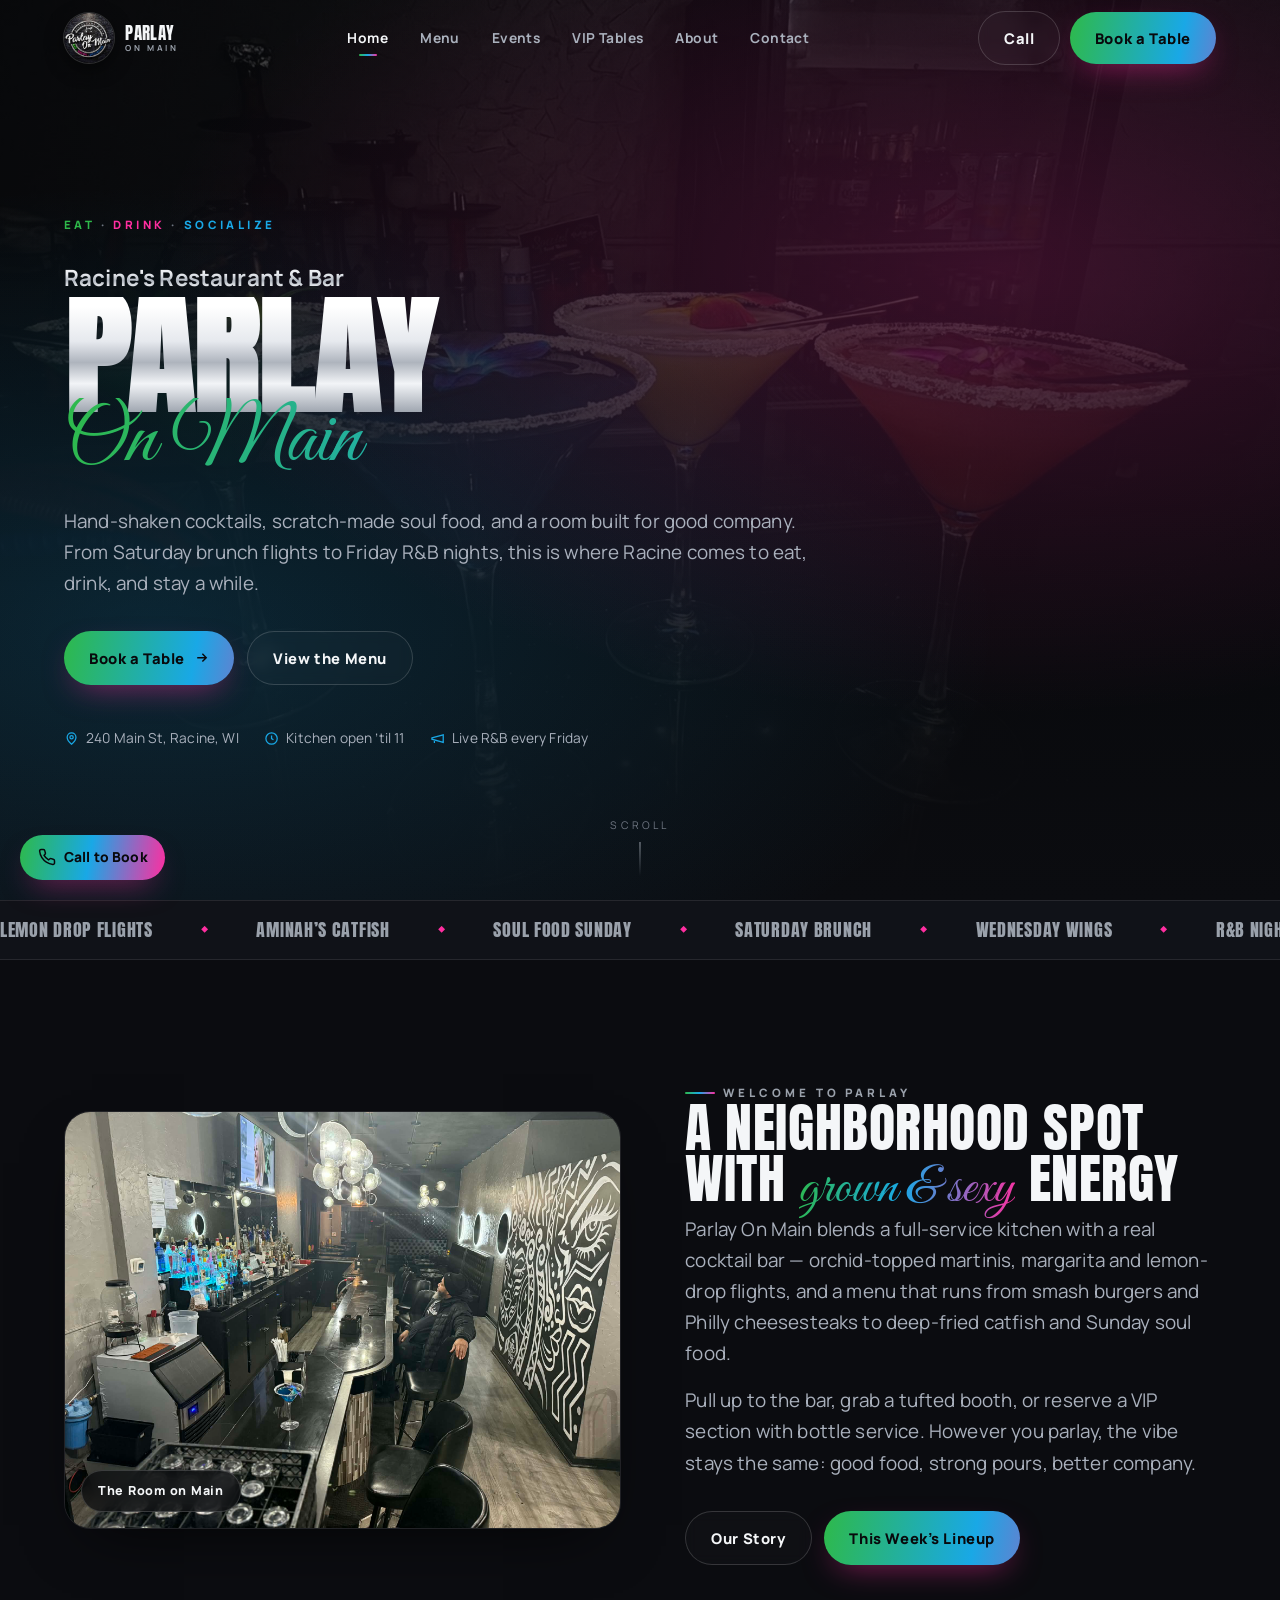
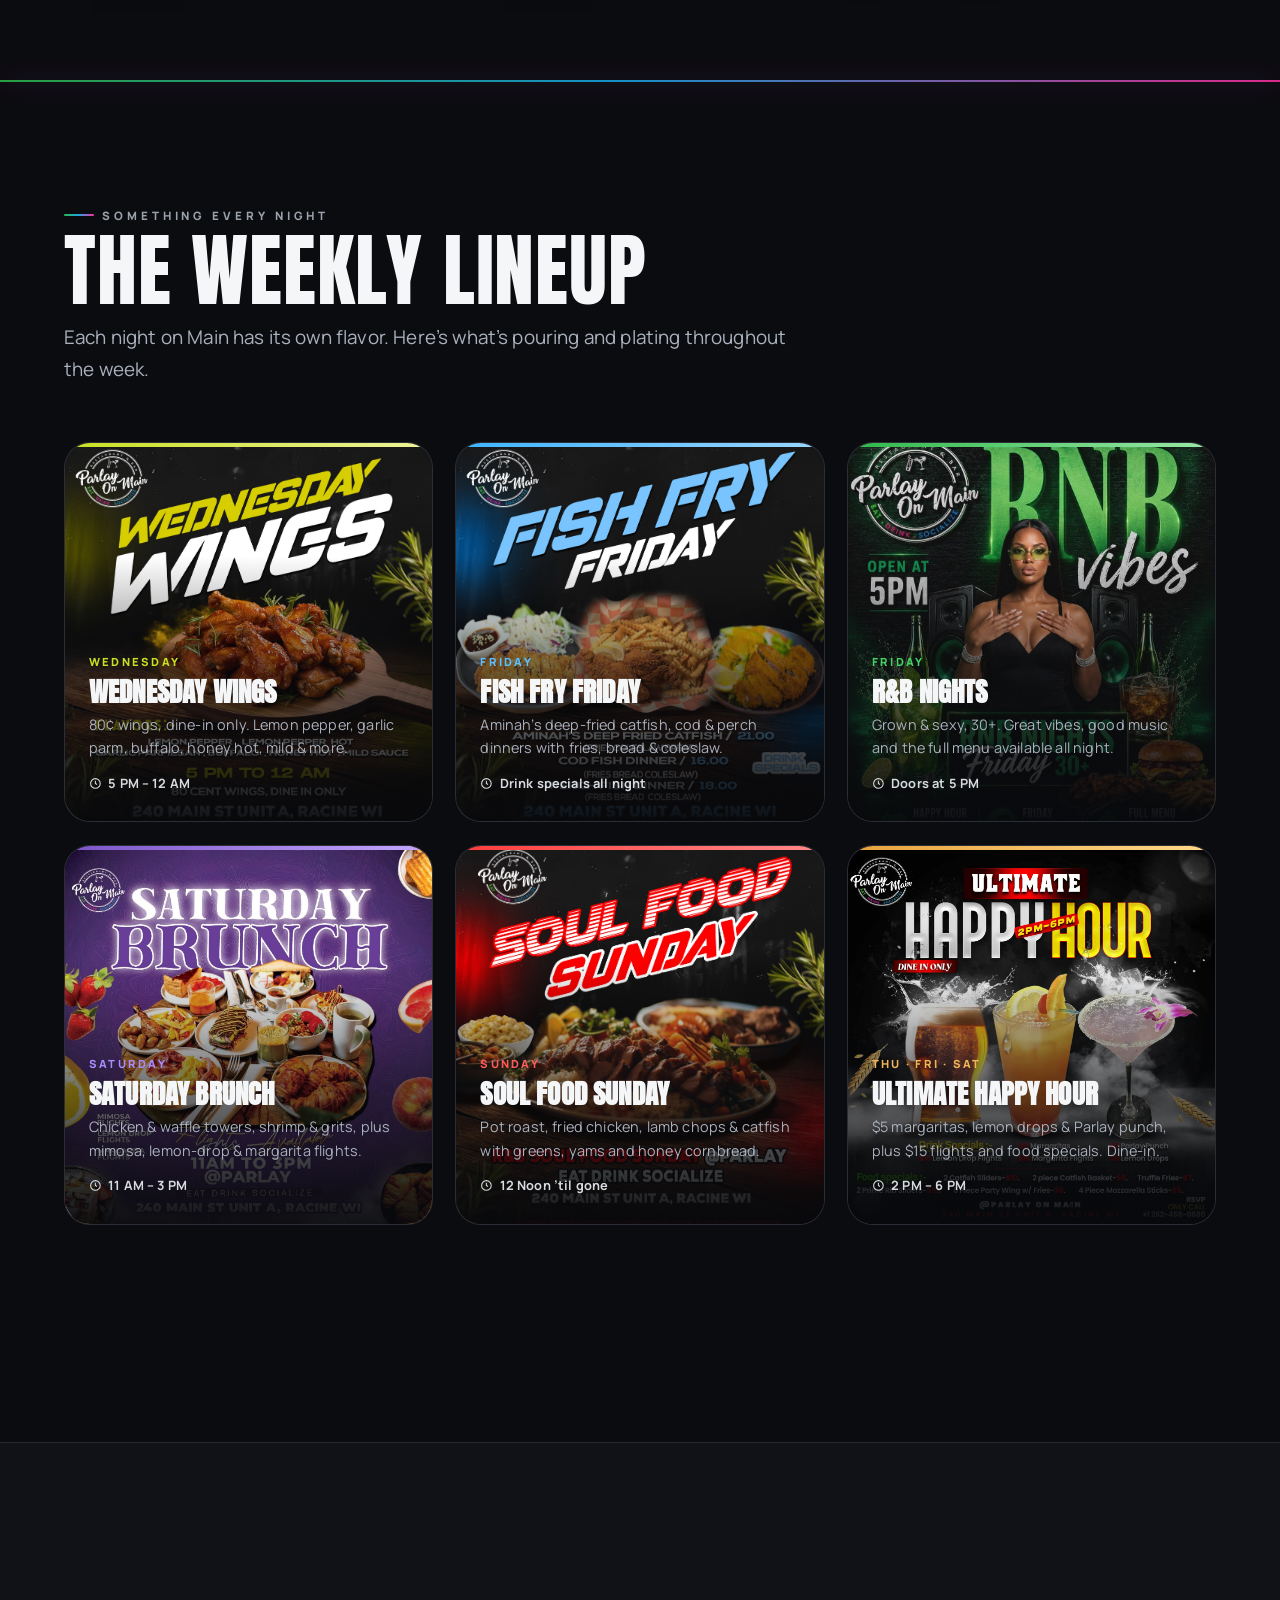
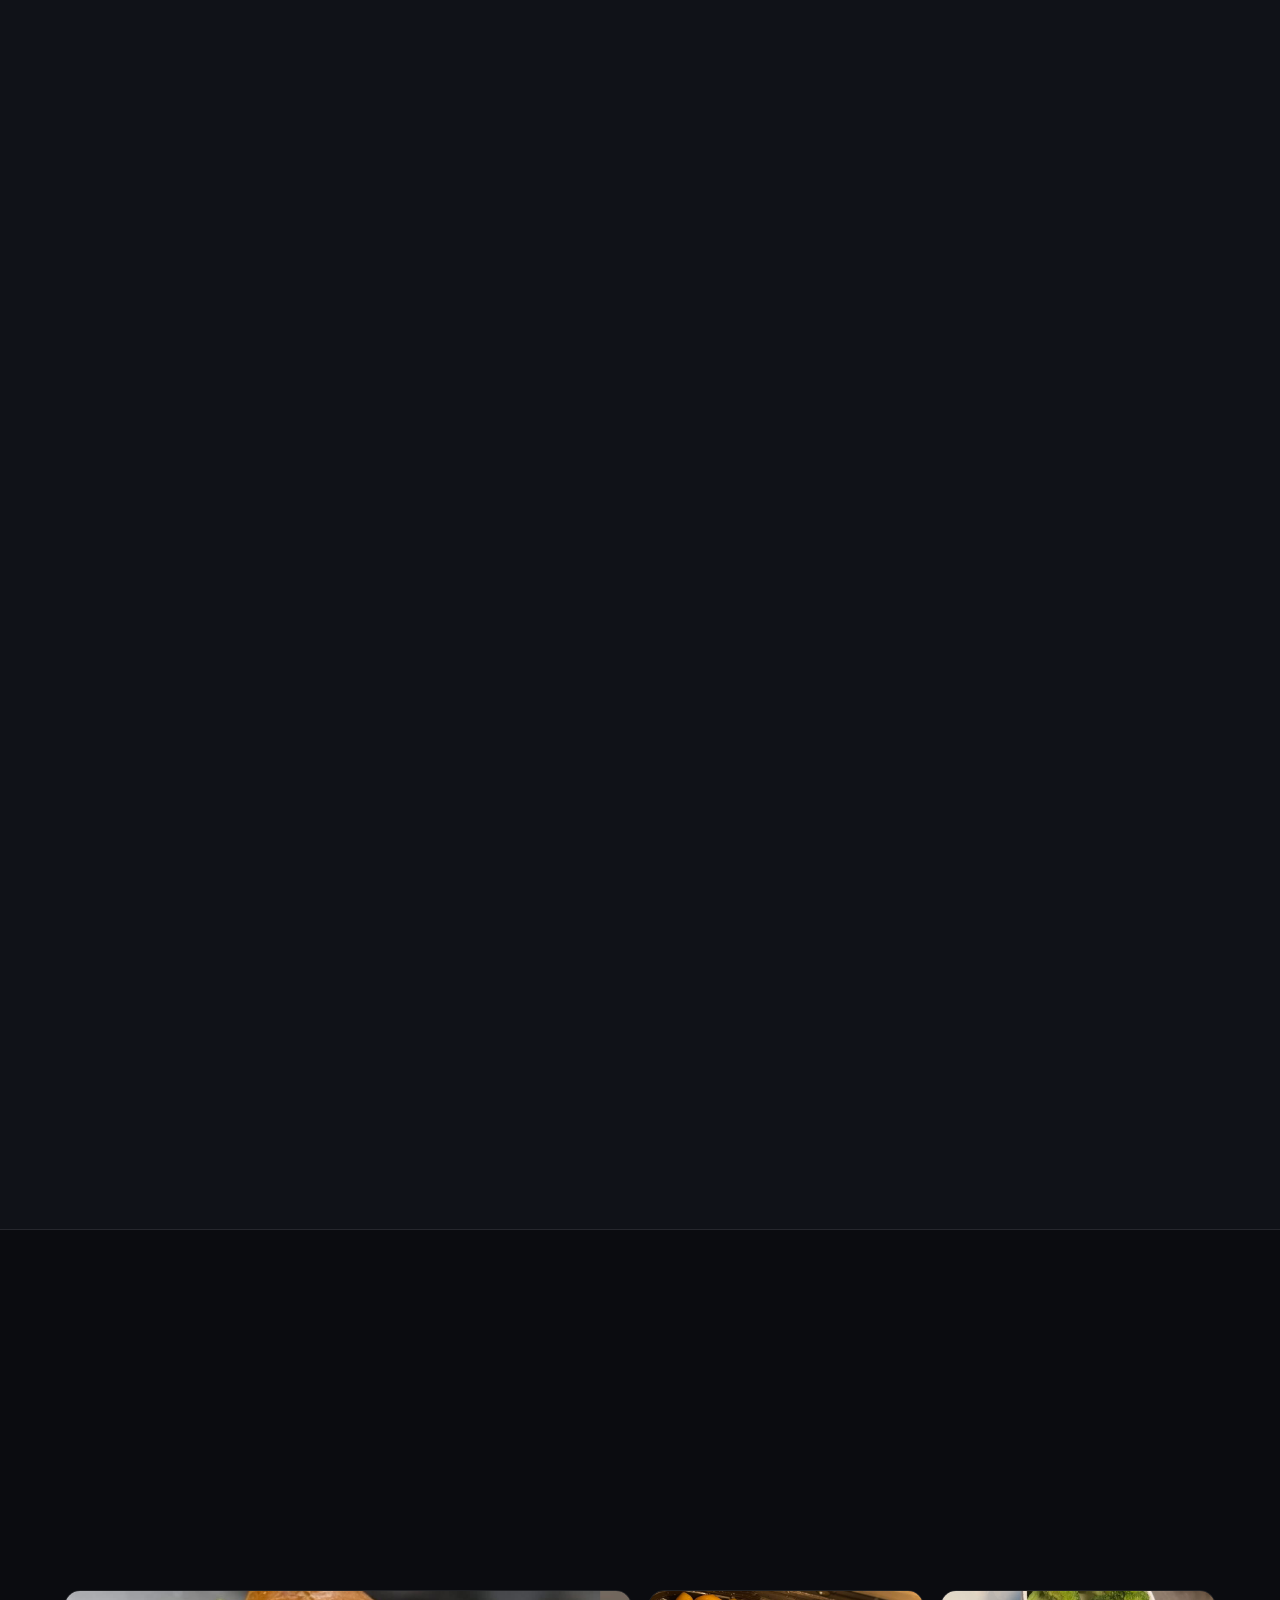
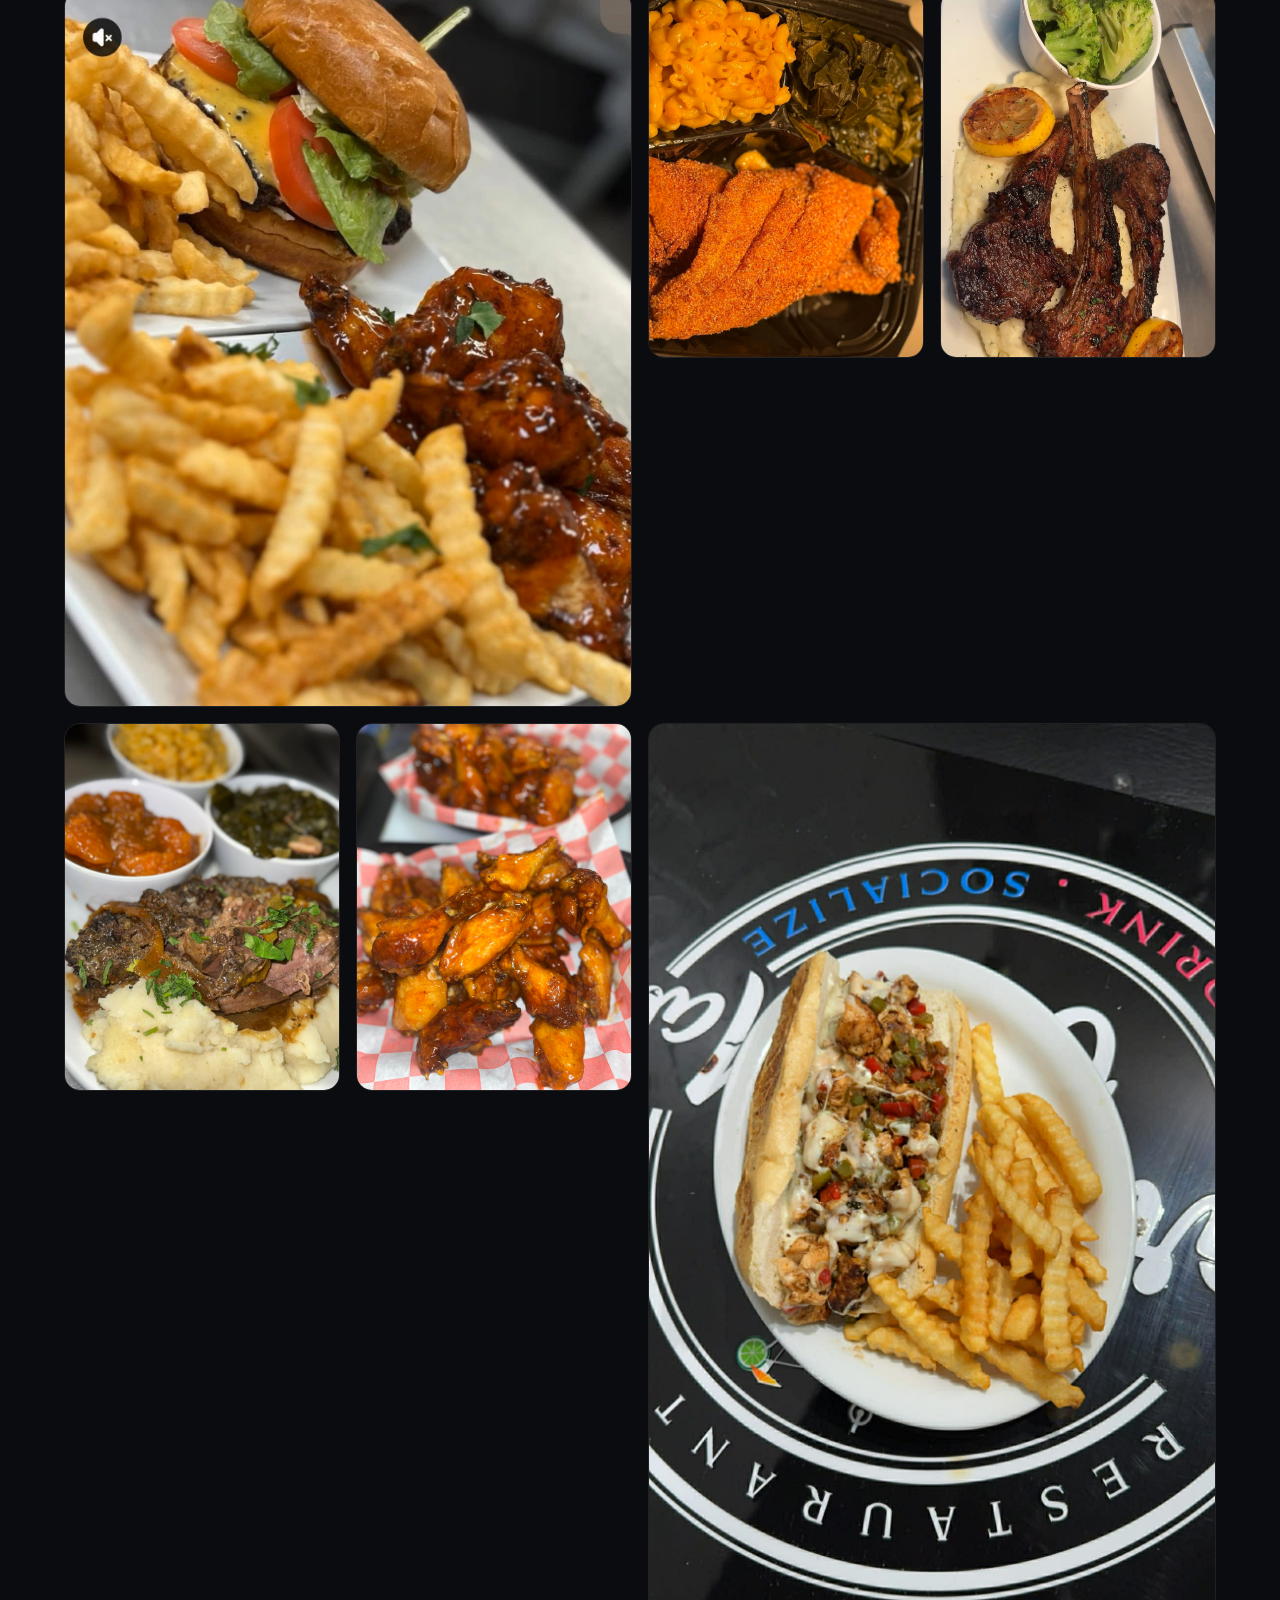
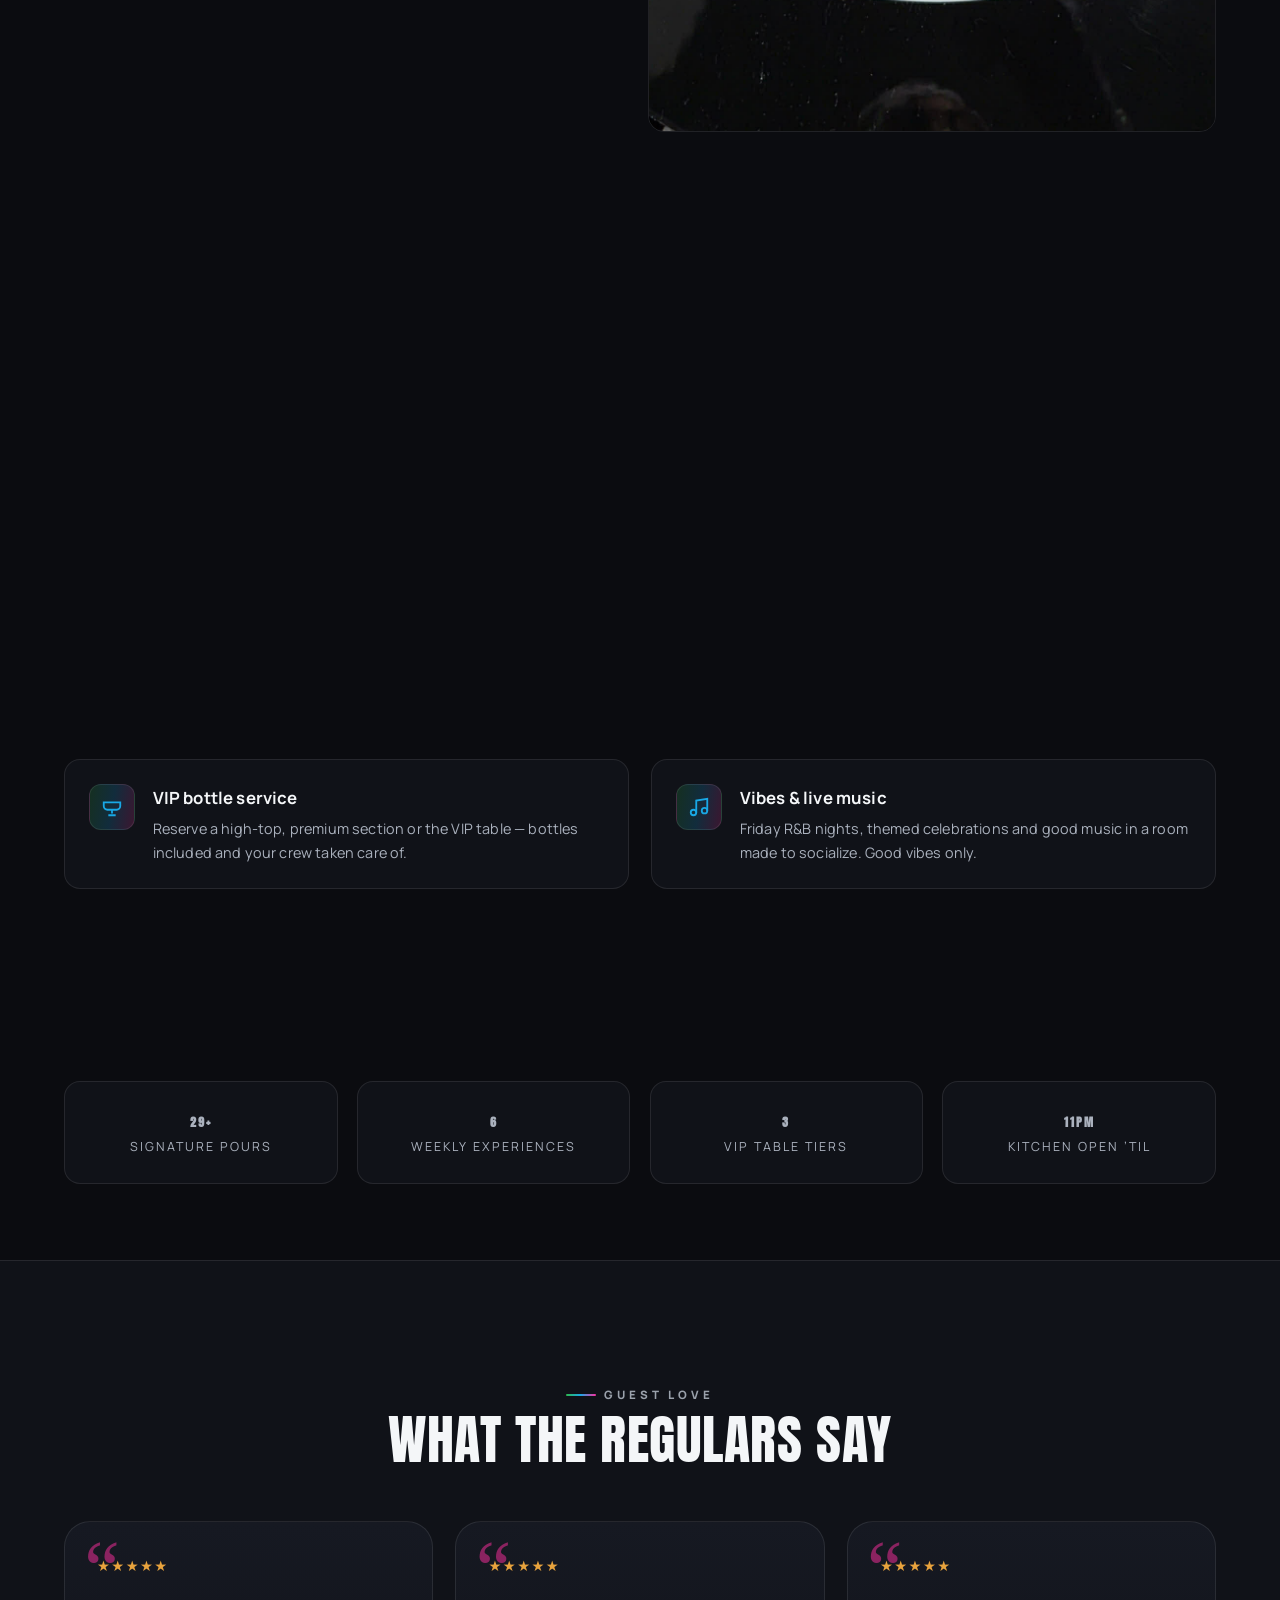
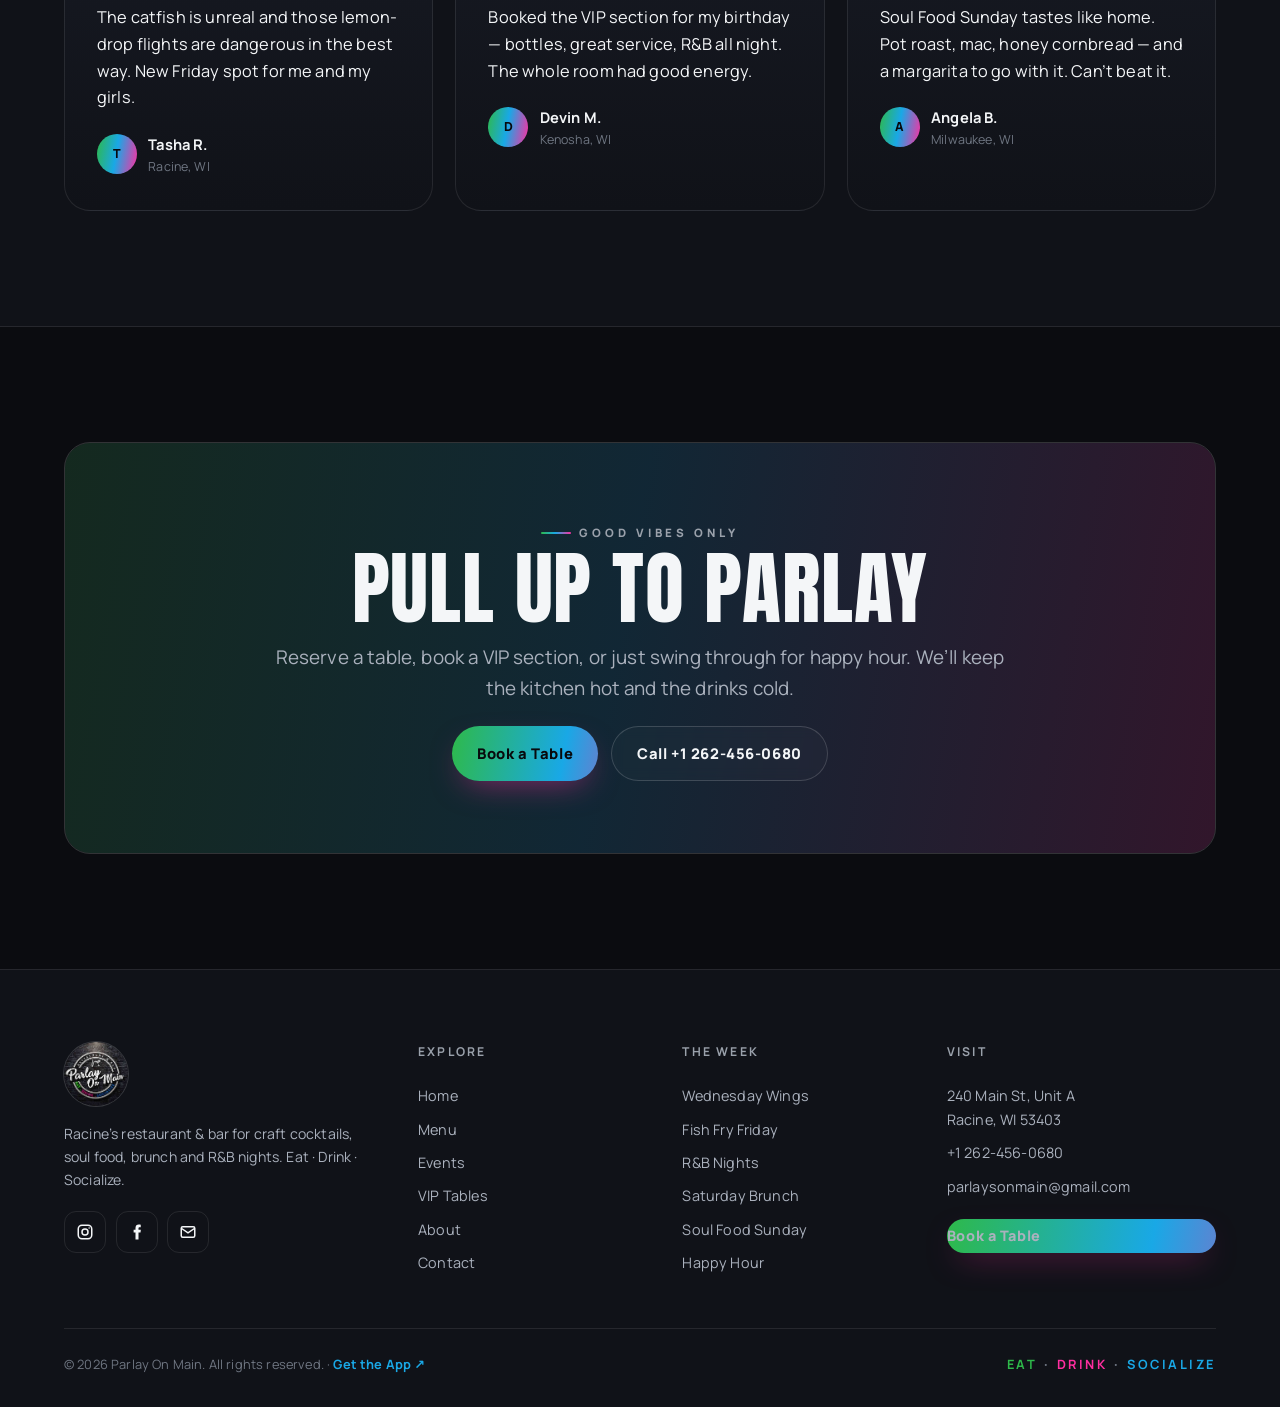
<file: index.html>
<!DOCTYPE html>
<html lang="en">
<head>
<meta charset="UTF-8">
<meta name="viewport" content="width=device-width, initial-scale=1">
<title>Parlay On Main — Restaurant & Bar in Racine, WI | Eat · Drink · Socialize</title>
<meta name="description" content="Parlay On Main is Racine's home for craft cocktails, scratch-made soul food, weekend brunch, Friday R&B nights and VIP bottle service. 240 Main St, Racine, WI. Book your table today.">
<meta name="keywords" content="Parlay On Main, restaurant bar Racine WI, soul food Racine, cocktails Racine, R&B night, Saturday brunch, VIP bottle service, fish fry Friday">
<meta property="og:title" content="Parlay On Main — Restaurant & Bar in Racine, WI">
<meta property="og:description" content="Craft cocktails, soul food, brunch & R&B nights on Main Street. Eat · Drink · Socialize.">
<meta property="og:type" content="restaurant">
<link rel="icon" type="image/png" href="assets/images/favicon.png">
<link rel="preconnect" href="https://fonts.googleapis.com">
<link rel="preconnect" href="https://fonts.gstatic.com" crossorigin>
<link href="https://fonts.googleapis.com/css2?family=Anton&family=Great+Vibes&family=Manrope:wght@400;500;600;700;800&display=swap" rel="stylesheet">
<link rel="stylesheet" href="assets/css/style.css">
</head>
<body>

<!-- Loader -->
<div class="loader">
  <img class="loader__logo" src="assets/images/logo-circle.png" alt="">
  <div class="loader__bar"><i></i></div>
</div>

<!-- Header -->
<header class="site-header">
  <div class="wrap nav">
    <a class="brand" href="index.html" aria-label="Parlay On Main home">
      <img src="assets/images/logo-circle.png" alt="Parlay On Main logo">
      <span class="brand-name">Parlay<small>On Main</small></span>
    </a>
    <nav class="nav-links" aria-label="Primary">
      <a href="index.html" aria-current="page">Home</a>
      <a href="menu.html">Menu</a>
      <a href="events.html">Events</a>
      <a href="packages.html">VIP Tables</a>
      <a href="about.html">About</a>
      <a href="contact.html">Contact</a>
    </nav>
    <div class="nav-cta">
      <a href="tel:+12624560680" class="btn btn--ghost">Call</a>
      <a href="contact.html" class="btn btn--primary">Book a Table</a>
      <button class="nav-toggle" aria-label="Open menu" aria-expanded="false"><span></span><span></span><span></span></button>
    </div>
  </div>
</header>

<!-- Mobile menu -->
<div class="mobile-menu" id="mobileMenu">
  <a href="index.html">Home</a>
  <a href="menu.html">Menu</a>
  <a href="events.html">Events</a>
  <a href="packages.html">VIP Tables</a>
  <a href="about.html">About</a>
  <a href="contact.html">Contact</a>
  <a href="contact.html" class="btn btn--primary">Book a Table</a>
</div>

<main>
<!-- ================= HERO ================= -->
<section class="hero">
  <div class="hero__bg">
    <img src="assets/images/drinks__4_.jpg" alt="A row of signature Parlay On Main cocktails in martini glasses garnished with orchids">
  </div>
  <div class="wrap hero__inner">
    <div class="hero__tag reveal">
      <b class="g">EAT</b><span class="dot">·</span><b class="m">DRINK</b><span class="dot">·</span><b class="c">SOCIALIZE</b>
    </div>
    <h1 class="reveal" data-d="1">
      <span class="line1 chrome">Racine's Restaurant &amp; Bar</span>
      <span class="big chrome">PARLAY</span>
      <span class="script spectrum-text">On Main</span>
    </h1>
    <p class="lead reveal" data-d="2">
      Hand-shaken cocktails, scratch-made soul food, and a room built for good company.
      From Saturday brunch flights to Friday R&amp;B nights, this is where Racine comes to eat, drink, and stay a while.
    </p>
    <div class="hero__actions reveal" data-d="3">
      <a href="contact.html" class="btn btn--primary">Book a Table
        <svg viewBox="0 0 24 24" fill="none" stroke="currentColor" stroke-width="2.2"><path d="M5 12h14M13 6l6 6-6 6"/></svg>
      </a>
      <a href="menu.html" class="btn btn--ghost">View the Menu</a>
    </div>
    <div class="hero__meta reveal" data-d="4">
      <span><svg viewBox="0 0 24 24" fill="none" stroke="currentColor" stroke-width="2"><path d="M12 21s-7-5.6-7-11a7 7 0 1114 0c0 5.4-7 11-7 11z"/><circle cx="12" cy="10" r="2.6"/></svg> 240 Main St, Racine, WI</span>
      <span><svg viewBox="0 0 24 24" fill="none" stroke="currentColor" stroke-width="2"><circle cx="12" cy="12" r="9"/><path d="M12 7v5l3 2"/></svg> Kitchen open ’til 11</span>
      <span><svg viewBox="0 0 24 24" fill="none" stroke="currentColor" stroke-width="2"><path d="M3 11l18-5v12L3 13zM7 16v3"/></svg> Live R&amp;B every Friday</span>
    </div>
  </div>
  <div class="scroll-cue"><span>Scroll</span><span class="bar"></span></div>
</section>

<!-- ================= MARQUEE ================= -->
<div class="marquee" aria-hidden="true">
  <div class="marquee__track">
    <span>Lemon Drop Flights</span><span>Aminah’s Catfish</span><span>Soul Food Sunday</span><span>Saturday Brunch</span><span>Wednesday Wings</span><span>R&amp;B Nights</span><span>VIP Bottle Service</span>
    <span>Lemon Drop Flights</span><span>Aminah’s Catfish</span><span>Soul Food Sunday</span><span>Saturday Brunch</span><span>Wednesday Wings</span><span>R&amp;B Nights</span><span>VIP Bottle Service</span>
  </div>
</div>

<!-- ================= INTRO / WELCOME ================= -->
<section class="section">
  <div class="wrap split">
    <div class="split__media reveal">
      <img src="assets/images/Inner_view.jpg" alt="Inside Parlay On Main — full bar, bubble chandeliers and hand-painted mural">
      <span class="badge">The Room on Main</span>
    </div>
    <div class="split__text reveal" data-d="1">
      <span class="eyebrow">Welcome to Parlay</span>
      <h2 class="title title--md">A neighborhood spot with <span class="spectrum-text script">grown &amp; sexy</span> energy</h2>
      <p class="lead">
        Parlay On Main blends a full-service kitchen with a real cocktail bar — orchid-topped martinis,
        margarita and lemon-drop flights, and a menu that runs from smash burgers and Philly cheesesteaks
        to deep-fried catfish and Sunday soul food.
      </p>
      <p class="lead mt-s">
        Pull up to the bar, grab a tufted booth, or reserve a VIP section with bottle service.
        However you parlay, the vibe stays the same: good food, strong pours, better company.
      </p>
      <div class="hero__actions mt-m">
        <a href="about.html" class="btn btn--ghost">Our Story</a>
        <a href="events.html" class="btn btn--primary">This Week’s Lineup</a>
      </div>
    </div>
  </div>
</section>

<hr class="thread thread--glow">

<!-- ================= WEEKLY LINEUP ================= -->
<section class="section">
  <div class="wrap">
    <div class="head reveal">
      <span class="eyebrow">Something every night</span>
      <h2 class="title">The Weekly Lineup</h2>
      <p class="lead">Each night on Main has its own flavor. Here’s what’s pouring and plating throughout the week.</p>
    </div>

    <div class="grid grid-3">
      <article class="xcard acc-wings reveal">
        <span class="xcard__top"></span>
        <img src="assets/images/winds_flyer.png" alt="Wednesday Wings at Parlay On Main">
        <div class="xcard__body">
          <span class="xcard__day">Wednesday</span>
          <h3 class="xcard__name">Wednesday Wings</h3>
          <p class="xcard__desc">80¢ wings, dine-in only. Lemon pepper, garlic parm, buffalo, honey hot, mild &amp; more.</p>
          <span class="xcard__time"><svg viewBox="0 0 24 24" fill="none" stroke="currentColor" stroke-width="2"><circle cx="12" cy="12" r="9"/><path d="M12 7v5l3 2"/></svg> 5 PM – 12 AM</span>
        </div>
      </article>

      <article class="xcard acc-fish reveal" data-d="1">
        <span class="xcard__top"></span>
        <img src="assets/images/Fish_Fry_Friday_flyer.jpg" alt="Fish Fry Friday at Parlay On Main">
        <div class="xcard__body">
          <span class="xcard__day">Friday</span>
          <h3 class="xcard__name">Fish Fry Friday</h3>
          <p class="xcard__desc">Aminah’s deep-fried catfish, cod &amp; perch dinners with fries, bread &amp; coleslaw.</p>
          <span class="xcard__time"><svg viewBox="0 0 24 24" fill="none" stroke="currentColor" stroke-width="2"><circle cx="12" cy="12" r="9"/><path d="M12 7v5l3 2"/></svg> Drink specials all night</span>
        </div>
      </article>

      <article class="xcard acc-rnb reveal" data-d="2">
        <span class="xcard__top"></span>
        <img src="assets/images/RNB_vibes_flyer.jpg" alt="Friday R&B Nights at Parlay On Main">
        <div class="xcard__body">
          <span class="xcard__day">Friday</span>
          <h3 class="xcard__name">R&amp;B Nights</h3>
          <p class="xcard__desc">Grown &amp; sexy, 30+. Great vibes, good music and the full menu available all night.</p>
          <span class="xcard__time"><svg viewBox="0 0 24 24" fill="none" stroke="currentColor" stroke-width="2"><circle cx="12" cy="12" r="9"/><path d="M12 7v5l3 2"/></svg> Doors at 5 PM</span>
        </div>
      </article>

      <article class="xcard acc-brunch reveal">
        <span class="xcard__top"></span>
        <img src="assets/images/Saturday_Brunch_flyer.jpg" alt="Saturday Brunch at Parlay On Main">
        <div class="xcard__body">
          <span class="xcard__day">Saturday</span>
          <h3 class="xcard__name">Saturday Brunch</h3>
          <p class="xcard__desc">Chicken &amp; waffle towers, shrimp &amp; grits, plus mimosa, lemon-drop &amp; margarita flights.</p>
          <span class="xcard__time"><svg viewBox="0 0 24 24" fill="none" stroke="currentColor" stroke-width="2"><circle cx="12" cy="12" r="9"/><path d="M12 7v5l3 2"/></svg> 11 AM – 3 PM</span>
        </div>
      </article>

      <article class="xcard acc-soul reveal" data-d="1">
        <span class="xcard__top"></span>
        <img src="assets/images/Soul_Food_Sunday_flyer.jpg" alt="Soul Food Sunday at Parlay On Main">
        <div class="xcard__body">
          <span class="xcard__day">Sunday</span>
          <h3 class="xcard__name">Soul Food Sunday</h3>
          <p class="xcard__desc">Pot roast, fried chicken, lamb chops &amp; catfish with greens, yams and honey cornbread.</p>
          <span class="xcard__time"><svg viewBox="0 0 24 24" fill="none" stroke="currentColor" stroke-width="2"><circle cx="12" cy="12" r="9"/><path d="M12 7v5l3 2"/></svg> 12 Noon ’til gone</span>
        </div>
      </article>

      <article class="xcard acc-happy reveal" data-d="2">
        <span class="xcard__top"></span>
        <img src="assets/images/happy_hour.jpg" alt="Ultimate Happy Hour at Parlay On Main">
        <div class="xcard__body">
          <span class="xcard__day">Thu · Fri · Sat</span>
          <h3 class="xcard__name">Ultimate Happy Hour</h3>
          <p class="xcard__desc">$5 margaritas, lemon drops &amp; Parlay punch, plus $15 flights and food specials. Dine-in.</p>
          <span class="xcard__time"><svg viewBox="0 0 24 24" fill="none" stroke="currentColor" stroke-width="2"><circle cx="12" cy="12" r="9"/><path d="M12 7v5l3 2"/></svg> 2 PM – 6 PM</span>
        </div>
      </article>
    </div>

    <div class="center mt-l reveal">
      <a href="events.html" class="btn btn--ghost">See all events &amp; celebrations</a>
    </div>
  </div>
</section>

<!-- ================= SIGNATURE COCKTAILS ================= -->
<section class="section" style="background:var(--ink-2);border-block:1px solid var(--line);">
  <div class="wrap">
    <div class="head head--center reveal">
      <span class="eyebrow">From the bar</span>
      <h2 class="title">Signature Pours</h2>
      <p class="lead" style="margin-inline:auto">Flower-topped martinis, sunrise highballs and flights built to share. Every glass leaves the bar looking as good as it tastes.</p>
    </div>

    <div class="gallery reveal" data-d="1">
      <figure class="wide">
        <img src="assets/images/drinks__4_.jpg" alt="Four colorful signature martinis lined up at the bar">
        <figcaption>The Parlay Flight — four pours, four moods</figcaption>
      </figure>
      <figure>
        <img src="assets/images/drinks__1_.jpg" alt="Pink-purple orchid martini with a sugared rim">
        <figcaption>Lemon Drop, orchid garnish</figcaption>
      </figure>
      <figure>
        <img src="assets/images/drinks__2_.jpg" alt="Blue orchid martini">
        <figcaption>Blue Dream Martini</figcaption>
      </figure>
      <figure>
        <img src="assets/images/drinks__3_.jpg" alt="Tequila sunrise highball with citrus garnish">
        <figcaption>Tequila Sunrise</figcaption>
      </figure>
      <figure class="wide">
        <img src="assets/images/drinks__6_.jpg" alt="A rack of margarita and lemon-drop flight glasses">
        <figcaption>Margarita &amp; Lemon-Drop Flights — $25</figcaption>
      </figure>
    </div>

    <div class="center mt-l reveal">
      <a href="menu.html#drinks" class="btn btn--primary">See the Specialty Drink Menu</a>
    </div>
  </div>
</section>

<!-- ================= FROM THE KITCHEN ================= -->
<section class="section">
  <div class="wrap">
    <div class="head head--center reveal">
      <span class="eyebrow">Straight from the kitchen</span>
      <h2 class="title">On the Plate</h2>
      <p class="lead" style="margin-inline:auto">Cornmeal-fried catfish, smothered pot roast, grilled lamb chops and burgers stacked the way they should be. Scratch-made and plated to order — here’s a taste.</p>
    </div>

    <div class="gallery reveal" data-d="1">
      <figure class="wide">
        <img src="assets/images/food_pic__1_.jpg" alt="Cheeseburger and honey-glazed wings with crinkle-cut fries">
        <figcaption>Burger &amp; Wings — the combo that started it all</figcaption>
      </figure>
      <figure>
        <img src="assets/images/food_pic__3_.jpg" alt="Fried catfish with baked mac and cheese and collard greens">
        <figcaption>Catfish, Mac &amp; Greens</figcaption>
      </figure>
      <figure>
        <img src="assets/images/food_pic__4_.jpg" alt="Grilled lamb chops over mashed potatoes with broccoli">
        <figcaption>Grilled Lamb Chops</figcaption>
      </figure>
      <figure>
        <img src="assets/images/food_pic__6_.jpg" alt="Smothered pot roast with yams, greens and mac and cheese">
        <figcaption>Sunday Pot Roast Spread</figcaption>
      </figure>
      <figure>
        <img src="assets/images/food_pic__11_.jpg" alt="Baskets of honey BBQ glazed wings">
        <figcaption>Honey BBQ Wings</figcaption>
      </figure>
      <figure class="wide">
        <img src="assets/images/food_pic__19_.jpg" alt="Chicken Philly cheesesteak with fries on a Parlay On Main plate">
        <figcaption>Chicken Philly — plated Parlay-style</figcaption>
      </figure>
    </div>

    <div class="center mt-l reveal">
      <a href="menu.html" class="btn btn--primary">Explore the Full Menu</a>
    </div>
  </div>
</section>

<!-- ================= WHY CHOOSE US ================= -->
<section class="section">
  <div class="wrap">
    <div class="head reveal">
      <span class="eyebrow">Why Parlay</span>
      <h2 class="title title--md">Built for a good night out</h2>
    </div>
    <div class="grid grid-2">
      <div class="feat reveal">
        <span class="feat__ic"><svg viewBox="0 0 24 24" fill="none" stroke="currentColor" stroke-width="2"><path d="M6 3h12l-1 7a5 5 0 01-10 0L6 3zM12 15v5M8 21h8"/></svg></span>
        <div><h3>A real cocktail program</h3><p>Lemon-drop and margarita flights, Parlay punch buckets and orchid-topped martinis shaken to order.</p></div>
      </div>
      <div class="feat reveal" data-d="1">
        <span class="feat__ic"><svg viewBox="0 0 24 24" fill="none" stroke="currentColor" stroke-width="2"><path d="M4 5h16M4 12h16M4 19h10"/></svg></span>
        <div><h3>Scratch-made kitchen</h3><p>Aminah’s fried catfish, Sunday soul food, smash burgers and Philly cheesesteaks — kitchen open ’til 11.</p></div>
      </div>
      <div class="feat reveal">
        <span class="feat__ic"><svg viewBox="0 0 24 24" fill="none" stroke="currentColor" stroke-width="2"><path d="M3 7h18v4a4 4 0 01-4 4H7a4 4 0 01-4-4V7zM12 15v4M8 21h8"/></svg></span>
        <div><h3>VIP bottle service</h3><p>Reserve a high-top, premium section or the VIP table — bottles included and your crew taken care of.</p></div>
      </div>
      <div class="feat reveal" data-d="1">
        <span class="feat__ic"><svg viewBox="0 0 24 24" fill="none" stroke="currentColor" stroke-width="2"><path d="M9 18V5l12-2v13"/><circle cx="6" cy="18" r="3"/><circle cx="18" cy="16" r="3"/></svg></span>
        <div><h3>Vibes &amp; live music</h3><p>Friday R&amp;B nights, themed celebrations and good music in a room made to socialize. Good vibes only.</p></div>
      </div>
    </div>
  </div>
</section>

<!-- ================= STATS ================= -->
<section class="section--tight">
  <div class="wrap">
    <div class="stats">
      <div class="stat reveal"><b><span data-count="30" data-suffix="+">0</span></b><span>Signature Pours</span></div>
      <div class="stat reveal" data-d="1"><b><span data-count="6">0</span></b><span>Weekly Experiences</span></div>
      <div class="stat reveal" data-d="2"><b><span data-count="3">0</span></b><span>VIP Table Tiers</span></div>
      <div class="stat reveal" data-d="3"><b><span data-count="11" data-suffix="PM">0</span></b><span>Kitchen Open ’Til</span></div>
    </div>
  </div>
</section>

<!-- ================= TESTIMONIALS ================= -->
<section class="section" style="background:var(--ink-2);border-block:1px solid var(--line);">
  <div class="wrap">
    <div class="head head--center reveal">
      <span class="eyebrow">Guest love</span>
      <h2 class="title title--md">What the regulars say</h2>
    </div>
    <div class="grid grid-3">
      <figure class="quote reveal">
        <div class="stars">★★★★★</div>
        <p>The catfish is unreal and those lemon-drop flights are dangerous in the best way. New Friday spot for me and my girls.</p>
        <figcaption class="who"><span class="av">T</span><div><b>Tasha R.</b><span>Racine, WI</span></div></figcaption>
      </figure>
      <figure class="quote reveal" data-d="1">
        <div class="stars">★★★★★</div>
        <p>Booked the VIP section for my birthday — bottles, great service, R&amp;B all night. The whole room had good energy.</p>
        <figcaption class="who"><span class="av">D</span><div><b>Devin M.</b><span>Kenosha, WI</span></div></figcaption>
      </figure>
      <figure class="quote reveal" data-d="2">
        <div class="stars">★★★★★</div>
        <p>Soul Food Sunday tastes like home. Pot roast, mac, honey cornbread — and a margarita to go with it. Can’t beat it.</p>
        <figcaption class="who"><span class="av">A</span><div><b>Angela B.</b><span>Milwaukee, WI</span></div></figcaption>
      </figure>
    </div>
  </div>
</section>

<!-- ================= CTA ================= -->
<section class="section">
  <div class="wrap">
    <div class="cta-band reveal">
      <span class="eyebrow" style="justify-content:center">Good vibes only</span>
      <h2 class="title">Pull Up to Parlay</h2>
      <p class="lead" style="margin-inline:auto">Reserve a table, book a VIP section, or just swing through for happy hour. We’ll keep the kitchen hot and the drinks cold.</p>
      <div class="actions">
        <a href="contact.html" class="btn btn--primary">Book a Table</a>
        <a href="tel:+12624560680" class="btn btn--ghost">Call +1 262-456-0680</a>
      </div>
    </div>
  </div>
</section>
</main>

<!-- ================= FOOTER ================= -->
<footer class="site-footer">
  <div class="wrap">
    <div class="foot-grid">
      <div class="foot-brand">
        <img src="assets/images/logo-circle.png" alt="Parlay On Main logo">
        <p>Racine’s restaurant &amp; bar for craft cocktails, soul food, brunch and R&amp;B nights. Eat · Drink · Socialize.</p>
        <div class="socials">
          <a href="https://www.instagram.com/parlayonmain/" target="_blank" rel="noopener" aria-label="Instagram"><svg viewBox="0 0 24 24" fill="none" stroke="currentColor" stroke-width="2"><rect x="3" y="3" width="18" height="18" rx="5"/><circle cx="12" cy="12" r="4"/><circle cx="17.5" cy="6.5" r="1" fill="currentColor" stroke="none"/></svg></a>
          <a href="https://www.facebook.com/profile.php?id=61579379300233" target="_blank" rel="noopener" aria-label="Facebook"><svg viewBox="0 0 24 24" fill="currentColor"><path d="M14 9V7c0-1 .3-1.5 1.6-1.5H17V2.2C16.6 2.1 15.5 2 14.3 2 11.7 2 10 3.6 10 6.5V9H7.5v3.5H10V22h4v-9.5h2.7l.4-3.5H14z"/></svg></a>
          <a href="mailto:parlaysonmain@gmail.com" aria-label="Email"><svg viewBox="0 0 24 24" fill="none" stroke="currentColor" stroke-width="2"><rect x="3" y="5" width="18" height="14" rx="2"/><path d="M3 7l9 6 9-6"/></svg></a>
        </div>
      </div>
      <div class="foot-col">
        <h4>Explore</h4>
        <a href="index.html">Home</a>
        <a href="menu.html">Menu</a>
        <a href="events.html">Events</a>
        <a href="packages.html">VIP Tables</a>
        <a href="about.html">About</a>
        <a href="contact.html">Contact</a>
      </div>
      <div class="foot-col">
        <h4>The Week</h4>
        <a href="events.html">Wednesday Wings</a>
        <a href="events.html">Fish Fry Friday</a>
        <a href="events.html">R&amp;B Nights</a>
        <a href="events.html">Saturday Brunch</a>
        <a href="events.html">Soul Food Sunday</a>
        <a href="events.html">Happy Hour</a>
      </div>
      <div class="foot-col">
        <h4>Visit</h4>
        <span>240 Main St, Unit A<br>Racine, WI 53403</span>
        <a href="tel:+12624560680">+1 262-456-0680</a>
        <a href="mailto:parlaysonmain@gmail.com">parlaysonmain@gmail.com</a>
        <a href="contact.html" class="btn btn--primary" style="margin-top:1rem">Book a Table</a>
      </div>
    </div>
    <div class="foot-bottom">
      <span>© <span id="year">2026</span> Parlay On Main. All rights reserved. · <a href="app.html" style="color:var(--cyan);font-weight:700;text-decoration:none">Get the App ↗</a></span>
      <span class="tri"><b class="g">EAT</b> · <b class="m">DRINK</b> · <b class="c">SOCIALIZE</b></span>
    </div>
  </div>
</footer>

<!-- Floating actions -->
<a class="qcall" href="tel:+12624560680" aria-label="Call Parlay On Main"><svg viewBox="0 0 24 24" fill="none" stroke="currentColor" stroke-width="2"><path d="M22 16.9v3a2 2 0 01-2.2 2 19.8 19.8 0 01-8.6-3 19.5 19.5 0 01-6-6 19.8 19.8 0 01-3-8.6A2 2 0 014.1 2h3a2 2 0 012 1.7c.1.9.4 1.8.7 2.7a2 2 0 01-.5 2.1L8.1 9.9a16 16 0 006 6l1.4-1.2a2 2 0 012.1-.5c.9.3 1.8.6 2.7.7a2 2 0 011.7 2z"/></svg><span>Call to Book</span></a>
<button class="totop" aria-label="Back to top"><svg viewBox="0 0 24 24" fill="none" stroke="currentColor" stroke-width="2.2"><path d="M12 19V5M6 11l6-6 6 6"/></svg></button>

<script src="assets/js/script.js"></script>
</body>
</html>
</file>
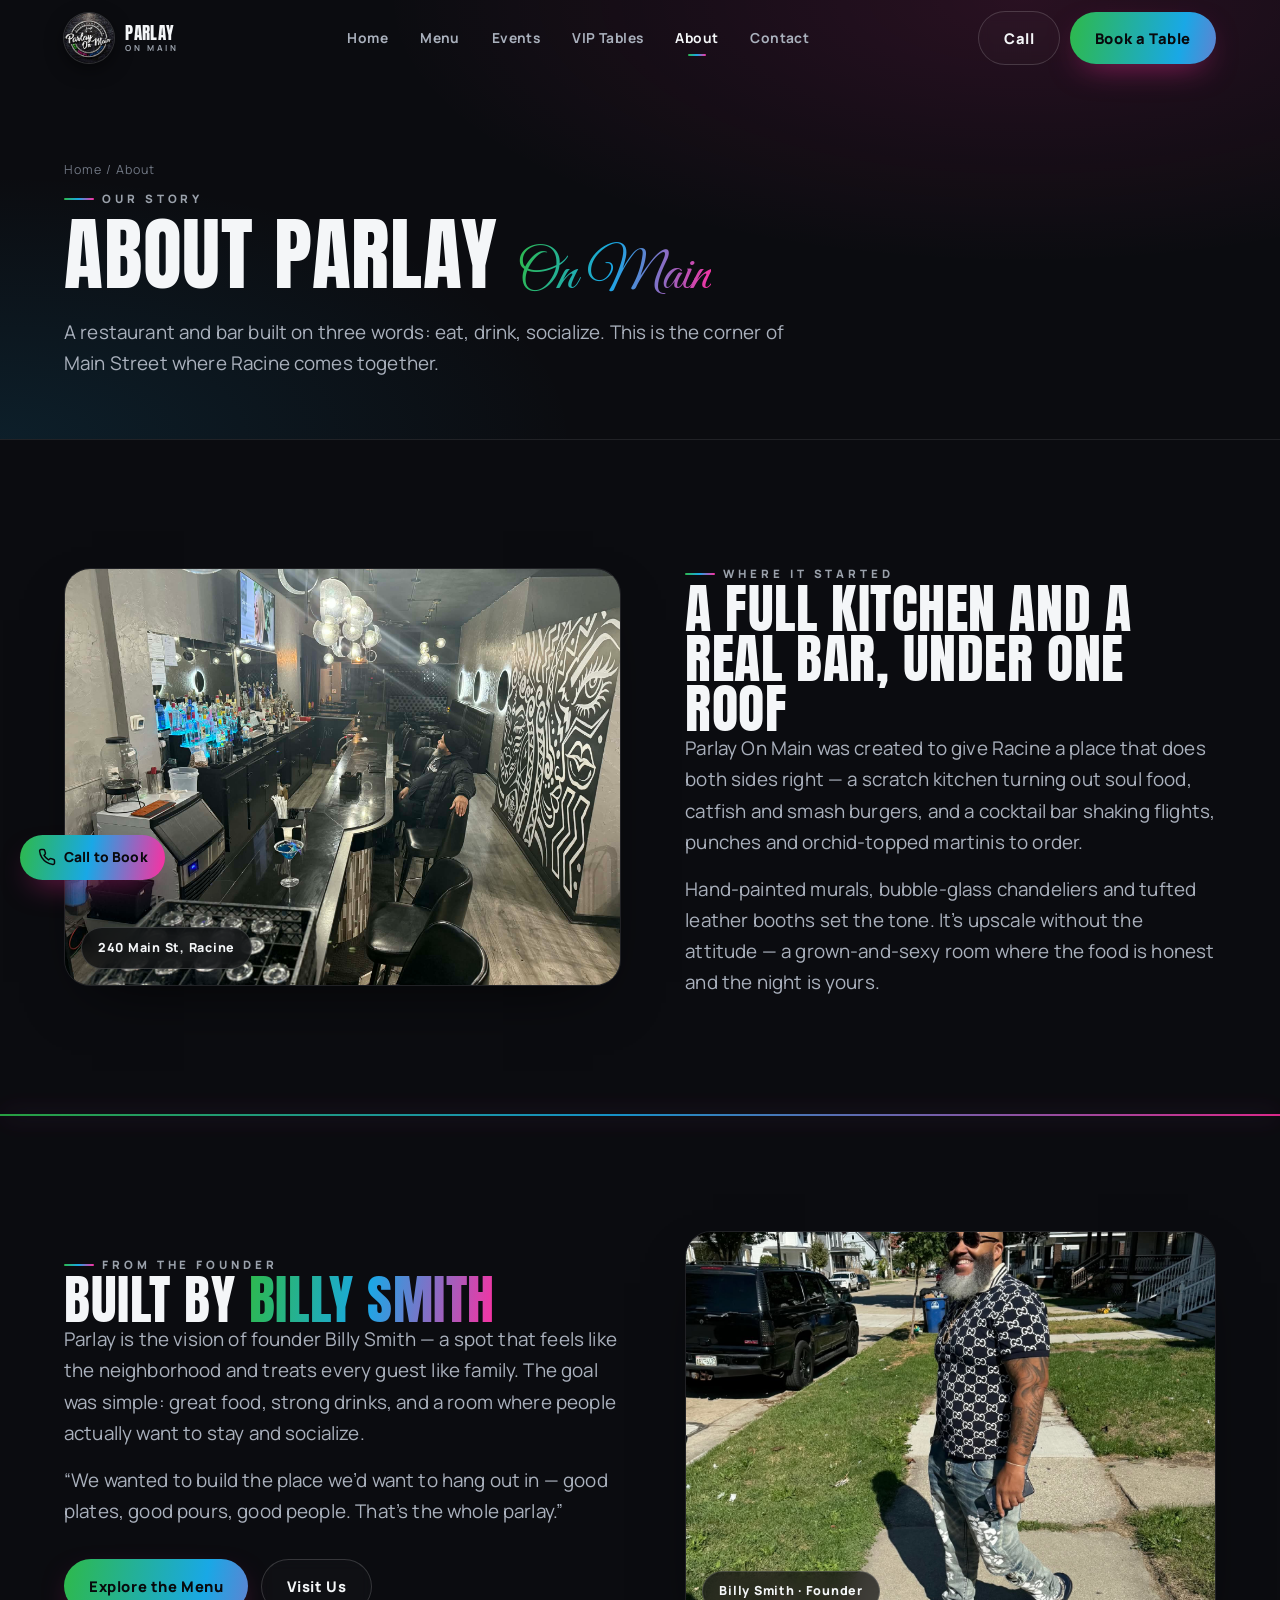
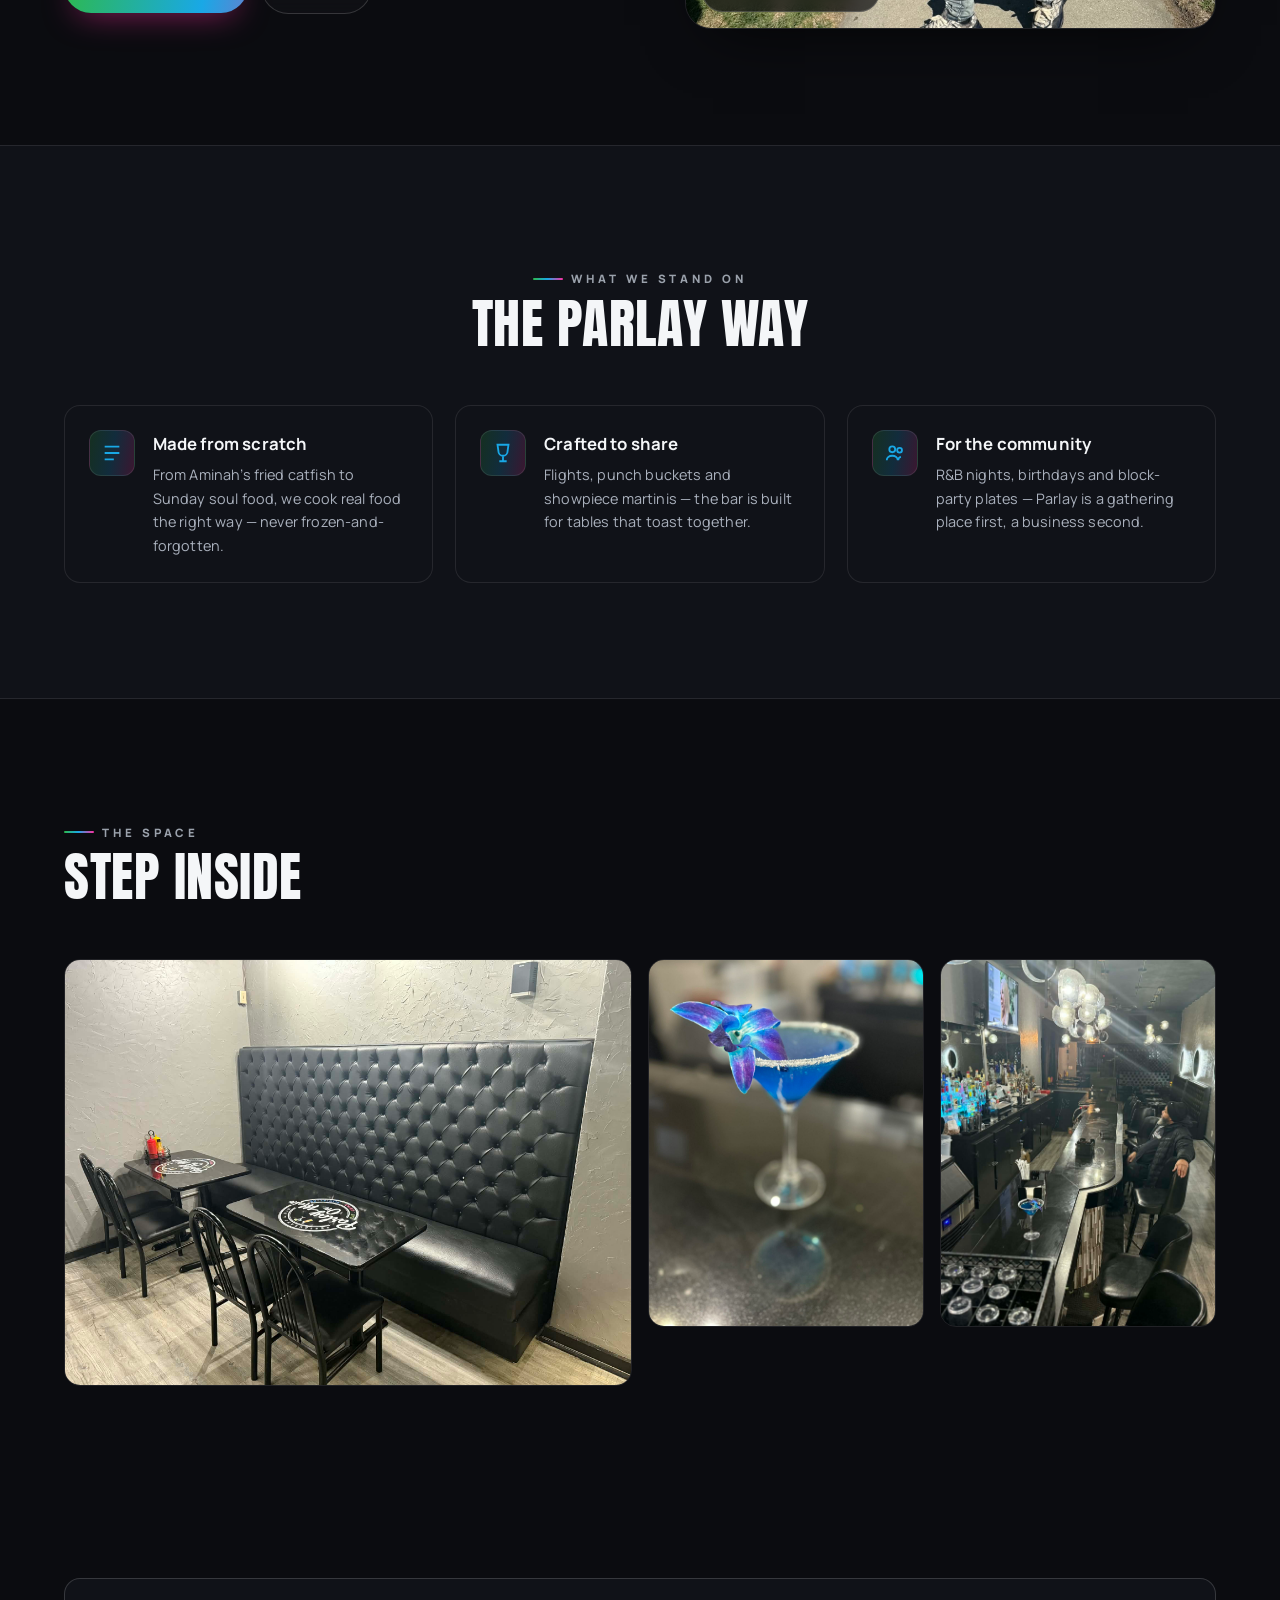
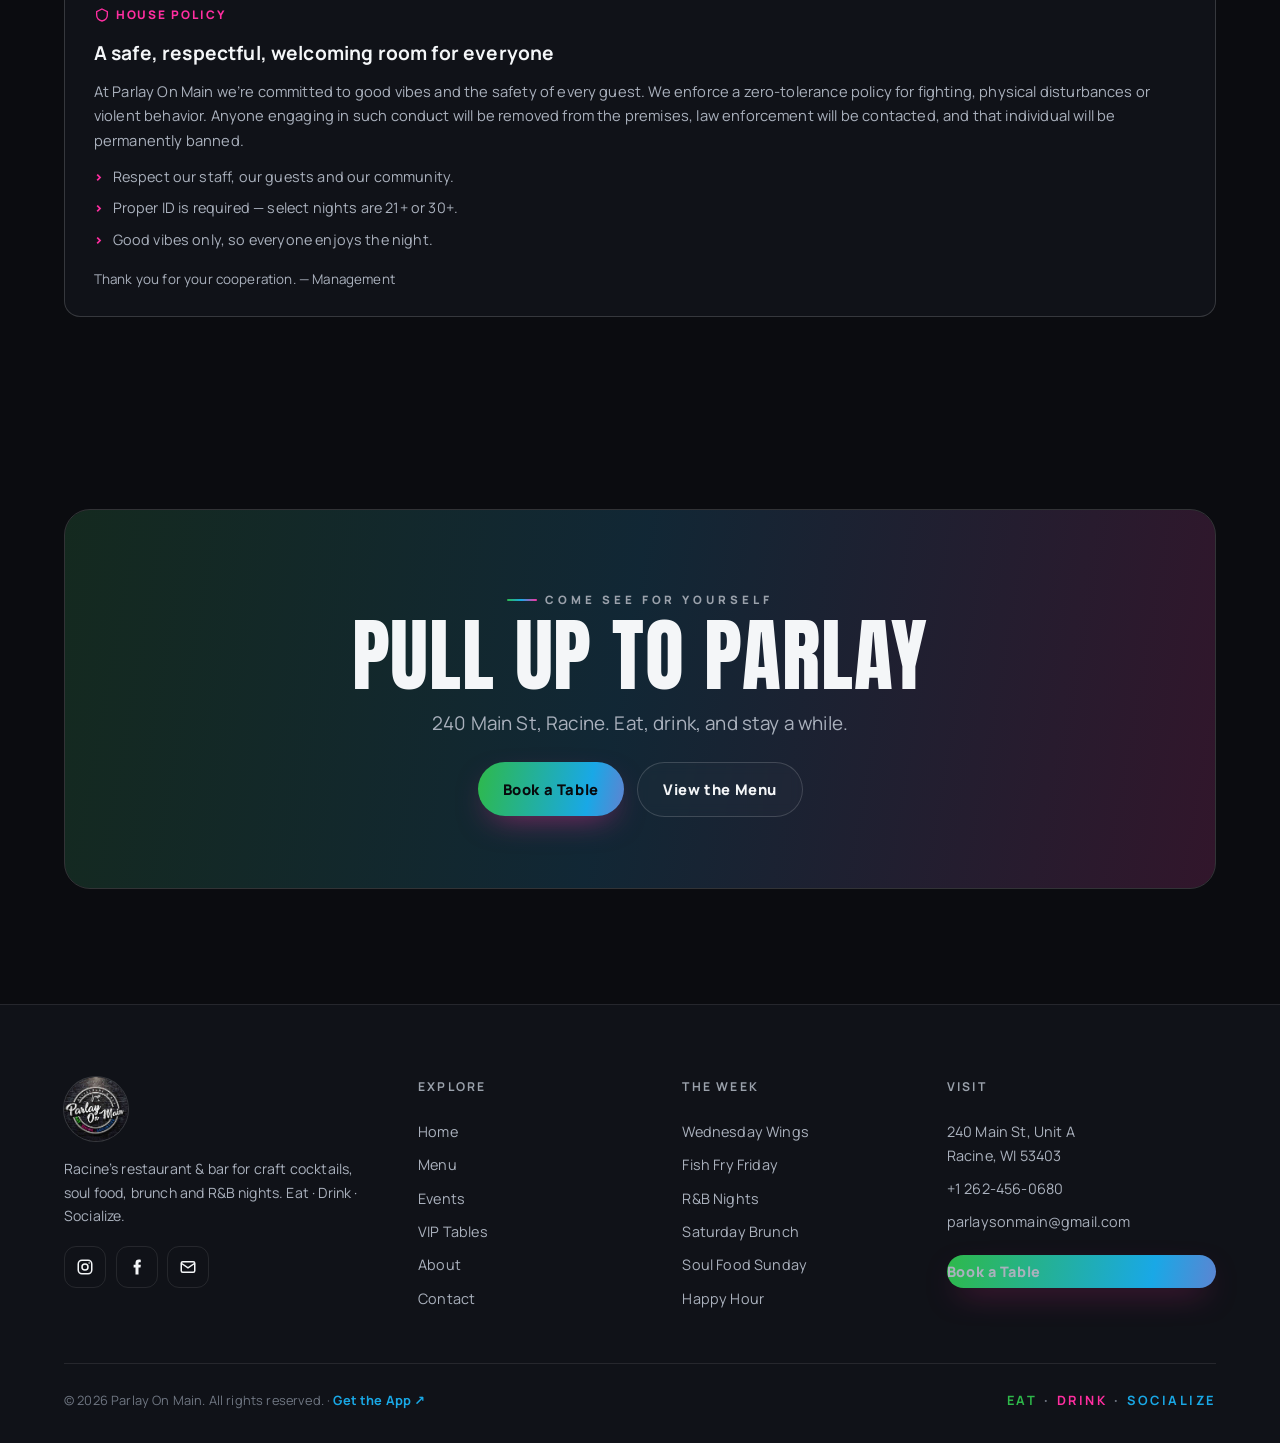
<file: about.html>
<!DOCTYPE html>
<html lang="en">
<head>
<meta charset="UTF-8">
<meta name="viewport" content="width=device-width, initial-scale=1">
<title>About Parlay On Main — Restaurant & Bar Founded by Billy Smith, Racine WI</title>
<meta name="description" content="Meet Parlay On Main, the Racine restaurant and bar founded by Billy Smith. Scratch-made soul food, a full cocktail bar and a room built to eat, drink and socialize.">
<meta property="og:title" content="About Parlay On Main — Restaurant & Bar Founded by Billy Smith, Racine WI">
<meta property="og:description" content="Meet Parlay On Main, the Racine restaurant and bar founded by Billy Smith. Scratch-made soul food, a full cocktail bar and a room built to eat, drink and socialize.">
<link rel="icon" type="image/png" href="assets/images/favicon.png">
<link rel="preconnect" href="https://fonts.googleapis.com">
<link rel="preconnect" href="https://fonts.gstatic.com" crossorigin>
<link href="https://fonts.googleapis.com/css2?family=Anton&family=Great+Vibes&family=Manrope:wght@400;500;600;700;800&display=swap" rel="stylesheet">
<link rel="stylesheet" href="assets/css/style.css">
</head>
<body>
<!-- Header -->
<header class="site-header">
  <div class="wrap nav">
    <a class="brand" href="index.html" aria-label="Parlay On Main home">
      <img src="assets/images/logo-circle.png" alt="Parlay On Main logo">
      <span class="brand-name">Parlay<small>On Main</small></span>
    </a>
    <nav class="nav-links" aria-label="Primary">
      <a href="index.html">Home</a>
      <a href="menu.html">Menu</a>
      <a href="events.html">Events</a>
      <a href="packages.html">VIP Tables</a>
      <a href="about.html" aria-current="page">About</a>
      <a href="contact.html">Contact</a>
    </nav>
    <div class="nav-cta">
      <a href="tel:+12624560680" class="btn btn--ghost">Call</a>
      <a href="contact.html" class="btn btn--primary">Book a Table</a>
      <button class="nav-toggle" aria-label="Open menu" aria-expanded="false"><span></span><span></span><span></span></button>
    </div>
  </div>
</header>

<!-- Mobile menu -->
<div class="mobile-menu" id="mobileMenu">
  <a href="index.html">Home</a>
  <a href="menu.html">Menu</a>
  <a href="events.html">Events</a>
  <a href="packages.html">VIP Tables</a>
  <a href="about.html">About</a>
  <a href="contact.html">Contact</a>
  <a href="contact.html" class="btn btn--primary">Book a Table</a>
</div>

<main>
<section class="phero">
  <div class="wrap">
    <p class="crumbs reveal"><a href="index.html">Home</a> / About</p>
    <span class="eyebrow reveal">Our story</span>
    <h1 class="title reveal" data-d="1">About Parlay <span class="script spectrum-text" style="font-size:.7em">On Main</span></h1>
    <p class="lead reveal" data-d="2">A restaurant and bar built on three words: eat, drink, socialize. This is the corner of Main Street where Racine comes together.</p>
  </div>
</section>

<section class="section">
  <div class="wrap split">
    <div class="split__media reveal">
      <img src="assets/images/Inner_view.jpg" alt="The bar and dining room at Parlay On Main">
      <span class="badge">240 Main St, Racine</span>
    </div>
    <div class="split__text reveal" data-d="1">
      <span class="eyebrow">Where it started</span>
      <h2 class="title title--md">A full kitchen and a real bar, under one roof</h2>
      <p class="lead">Parlay On Main was created to give Racine a place that does both sides right — a scratch kitchen turning out soul food, catfish and smash burgers, and a cocktail bar shaking flights, punches and orchid-topped martinis to order.</p>
      <p class="lead mt-s">Hand-painted murals, bubble-glass chandeliers and tufted leather booths set the tone. It’s upscale without the attitude — a grown-and-sexy room where the food is honest and the night is yours.</p>
    </div>
  </div>
</section>

<hr class="thread thread--glow">

<section class="section">
  <div class="wrap split split--rev">
    <div class="split__media reveal">
      <img src="assets/images/IamBilly_Smith.jpg" alt="Billy Smith, founder of Parlay On Main">
      <span class="badge">Billy Smith · Founder</span>
    </div>
    <div class="split__text reveal" data-d="1">
      <span class="eyebrow">From the founder</span>
      <h2 class="title title--md">Built by <span class="spectrum-text">Billy Smith</span></h2>
      <p class="lead">Parlay is the vision of founder Billy Smith — a spot that feels like the neighborhood and treats every guest like family. The goal was simple: great food, strong drinks, and a room where people actually want to stay and socialize.</p>
      <p class="lead mt-s">“We wanted to build the place we’d want to hang out in — good plates, good pours, good people. That’s the whole parlay.”</p>
      <div class="hero__actions mt-m">
        <a href="menu.html" class="btn btn--primary">Explore the Menu</a>
        <a href="contact.html" class="btn btn--ghost">Visit Us</a>
      </div>
    </div>
  </div>
</section>

<section class="section" style="background:var(--ink-2);border-block:1px solid var(--line)">
  <div class="wrap">
    <div class="head head--center reveal">
      <span class="eyebrow">What we stand on</span>
      <h2 class="title title--md">The Parlay Way</h2>
    </div>
    <div class="grid grid-3">
      <div class="feat reveal"><span class="feat__ic"><svg viewBox="0 0 24 24" fill="none" stroke="currentColor" stroke-width="2"><path d="M4 5h16M4 12h16M4 19h10"/></svg></span><div><h3>Made from scratch</h3><p>From Aminah’s fried catfish to Sunday soul food, we cook real food the right way — never frozen-and-forgotten.</p></div></div>
      <div class="feat reveal" data-d="1"><span class="feat__ic"><svg viewBox="0 0 24 24" fill="none" stroke="currentColor" stroke-width="2"><path d="M6 3h12l-1 7a5 5 0 01-10 0L6 3zM12 15v5M8 21h8"/></svg></span><div><h3>Crafted to share</h3><p>Flights, punch buckets and showpiece martinis — the bar is built for tables that toast together.</p></div></div>
      <div class="feat reveal" data-d="2"><span class="feat__ic"><svg viewBox="0 0 24 24" fill="none" stroke="currentColor" stroke-width="2"><circle cx="9" cy="8" r="3.2"/><circle cx="17" cy="9" r="2.6"/><path d="M3 20c0-3 2.7-5 6-5s6 2 6 5M15.5 20c0-2 1-3.4 3-3.8"/></svg></span><div><h3>For the community</h3><p>R&B nights, birthdays and block-party plates — Parlay is a gathering place first, a business second.</p></div></div>
    </div>
  </div>
</section>

<section class="section">
  <div class="wrap">
    <div class="head reveal"><span class="eyebrow">The space</span><h2 class="title title--md">Step inside</h2></div>
    <div class="gallery reveal">
      <figure class="wide"><img src="assets/images/sitting.jpg" alt="Tufted leather booths at Parlay On Main"><figcaption>Tufted booths, branded tables</figcaption></figure>
      <figure><img src="assets/images/drinks__2_.jpg" alt="Blue orchid martini at the bar"><figcaption>Showpiece pours</figcaption></figure>
      <figure><img src="assets/images/Inner_view.jpg" alt="Full bar and mural wall"><figcaption>Full bar &amp; mural wall</figcaption></figure>
    </div>
  </div>
</section>

<section class="section--tight">
  <div class="wrap">
    <div class="policy reveal">
      <span class="policy__tag"><svg viewBox="0 0 24 24" width="16" height="16" fill="none" stroke="currentColor" stroke-width="2"><path d="M12 3l8 4v5c0 5-3.5 8-8 9-4.5-1-8-4-8-9V7z"/></svg> House Policy</span>
      <h3 style="font-size:1.2rem;margin-bottom:.6rem">A safe, respectful, welcoming room for everyone</h3>
      <p>At Parlay On Main we’re committed to good vibes and the safety of every guest. We enforce a zero-tolerance policy for fighting, physical disturbances or violent behavior. Anyone engaging in such conduct will be removed from the premises, law enforcement will be contacted, and that individual will be permanently banned.</p>
      <ul>
        <li>Respect our staff, our guests and our community.</li>
        <li>Proper ID is required — select nights are 21+ or 30+.</li>
        <li>Good vibes only, so everyone enjoys the night.</li>
      </ul>
      <p class="mt-s muted" style="font-size:.84rem">Thank you for your cooperation. — Management</p>
    </div>
  </div>
</section>

<section class="section">
  <div class="wrap">
    <div class="cta-band reveal">
      <span class="eyebrow" style="justify-content:center">Come see for yourself</span>
      <h2 class="title">Pull Up to Parlay</h2>
      <p class="lead" style="margin-inline:auto">240 Main St, Racine. Eat, drink, and stay a while.</p>
      <div class="actions">
        <a href="contact.html" class="btn btn--primary">Book a Table</a>
        <a href="menu.html" class="btn btn--ghost">View the Menu</a>
      </div>
    </div>
  </div>
</section>
</main>

<!-- ================= FOOTER ================= -->
<footer class="site-footer">
  <div class="wrap">
    <div class="foot-grid">
      <div class="foot-brand">
        <img src="assets/images/logo-circle.png" alt="Parlay On Main logo">
        <p>Racine’s restaurant &amp; bar for craft cocktails, soul food, brunch and R&amp;B nights. Eat · Drink · Socialize.</p>
        <div class="socials">
          <a href="https://www.instagram.com/parlayonmain/" target="_blank" rel="noopener" aria-label="Instagram"><svg viewBox="0 0 24 24" fill="none" stroke="currentColor" stroke-width="2"><rect x="3" y="3" width="18" height="18" rx="5"/><circle cx="12" cy="12" r="4"/><circle cx="17.5" cy="6.5" r="1" fill="currentColor" stroke="none"/></svg></a>
          <a href="https://www.facebook.com/profile.php?id=61579379300233" target="_blank" rel="noopener" aria-label="Facebook"><svg viewBox="0 0 24 24" fill="currentColor"><path d="M14 9V7c0-1 .3-1.5 1.6-1.5H17V2.2C16.6 2.1 15.5 2 14.3 2 11.7 2 10 3.6 10 6.5V9H7.5v3.5H10V22h4v-9.5h2.7l.4-3.5H14z"/></svg></a>
          <a href="mailto:parlaysonmain@gmail.com" aria-label="Email"><svg viewBox="0 0 24 24" fill="none" stroke="currentColor" stroke-width="2"><rect x="3" y="5" width="18" height="14" rx="2"/><path d="M3 7l9 6 9-6"/></svg></a>
        </div>
      </div>
      <div class="foot-col">
        <h4>Explore</h4>
        <a href="index.html">Home</a>
        <a href="menu.html">Menu</a>
        <a href="events.html">Events</a>
        <a href="packages.html">VIP Tables</a>
        <a href="about.html">About</a>
        <a href="contact.html">Contact</a>
      </div>
      <div class="foot-col">
        <h4>The Week</h4>
        <a href="events.html">Wednesday Wings</a>
        <a href="events.html">Fish Fry Friday</a>
        <a href="events.html">R&amp;B Nights</a>
        <a href="events.html">Saturday Brunch</a>
        <a href="events.html">Soul Food Sunday</a>
        <a href="events.html">Happy Hour</a>
      </div>
      <div class="foot-col">
        <h4>Visit</h4>
        <span>240 Main St, Unit A<br>Racine, WI 53403</span>
        <a href="tel:+12624560680">+1 262-456-0680</a>
        <a href="mailto:parlaysonmain@gmail.com">parlaysonmain@gmail.com</a>
        <a href="contact.html" class="btn btn--primary" style="margin-top:1rem">Book a Table</a>
      </div>
    </div>
    <div class="foot-bottom">
      <span>© <span id="year">2026</span> Parlay On Main. All rights reserved. · <a href="app.html" style="color:var(--cyan);font-weight:700;text-decoration:none">Get the App ↗</a></span>
      <span class="tri"><b class="g">EAT</b> · <b class="m">DRINK</b> · <b class="c">SOCIALIZE</b></span>
    </div>
  </div>
</footer>

<!-- Floating actions -->
<a class="qcall" href="tel:+12624560680" aria-label="Call Parlay On Main"><svg viewBox="0 0 24 24" fill="none" stroke="currentColor" stroke-width="2"><path d="M22 16.9v3a2 2 0 01-2.2 2 19.8 19.8 0 01-8.6-3 19.5 19.5 0 01-6-6 19.8 19.8 0 01-3-8.6A2 2 0 014.1 2h3a2 2 0 012 1.7c.1.9.4 1.8.7 2.7a2 2 0 01-.5 2.1L8.1 9.9a16 16 0 006 6l1.4-1.2a2 2 0 012.1-.5c.9.3 1.8.6 2.7.7a2 2 0 011.7 2z"/></svg><span>Call to Book</span></a>
<button class="totop" aria-label="Back to top"><svg viewBox="0 0 24 24" fill="none" stroke="currentColor" stroke-width="2.2"><path d="M12 19V5M6 11l6-6 6 6"/></svg></button>

<script src="assets/js/script.js"></script>
</body>
</html>
</file>
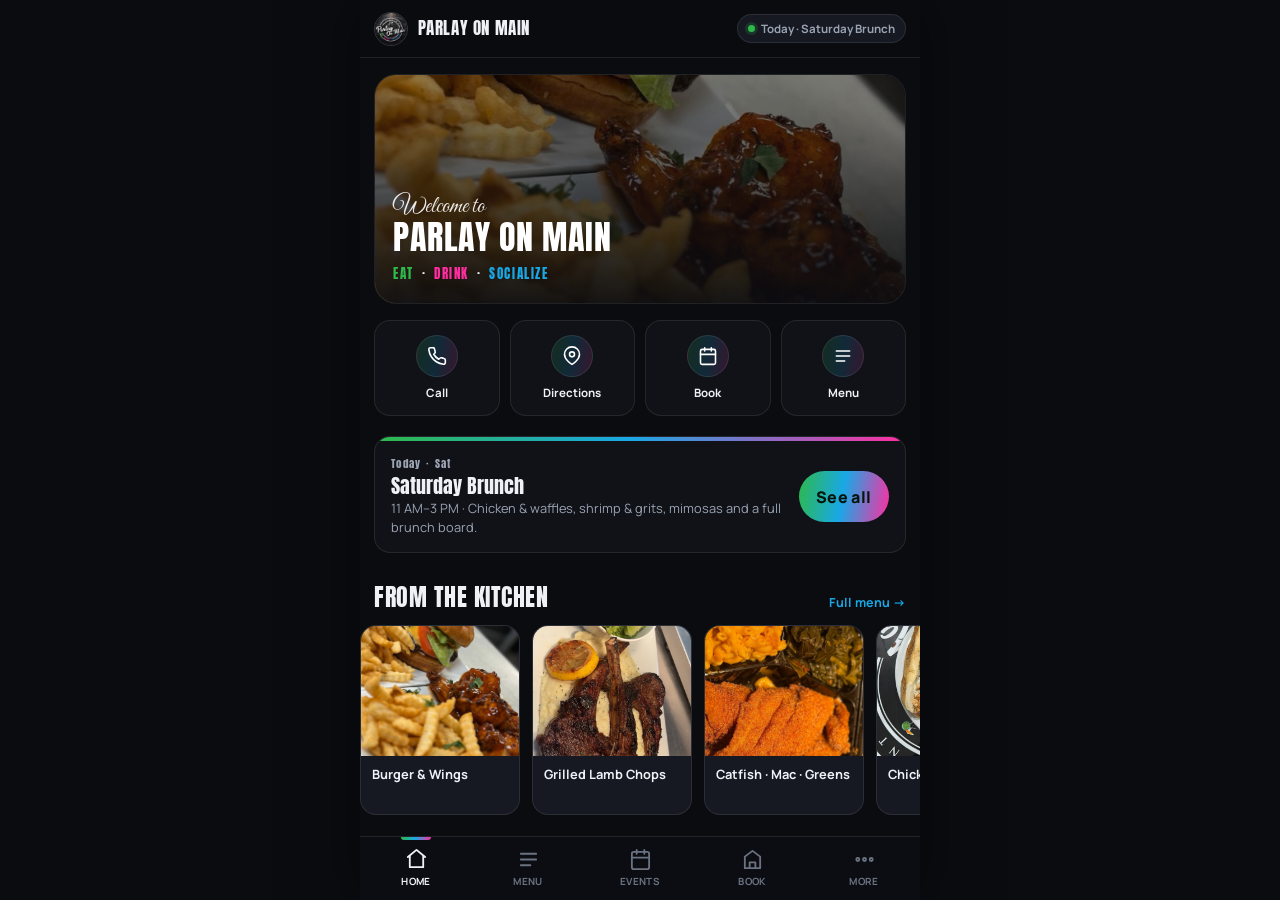
<file: app.html>
<!DOCTYPE html>
<html lang="en">
<head>
<meta charset="UTF-8">
<meta name="viewport" content="width=device-width, initial-scale=1, viewport-fit=cover">
<title>Parlay On Main</title>
<meta name="description" content="Eat · Drink · Socialize. Menu, weekly events, reservations and VIP tables for Parlay On Main — Racine, Wisconsin.">

<!-- PWA -->
<link rel="manifest" href="manifest.webmanifest">
<meta name="theme-color" content="#0b0c10">
<meta name="color-scheme" content="dark">

<!-- iOS standalone -->
<meta name="apple-mobile-web-app-capable" content="yes">
<meta name="mobile-web-app-capable" content="yes">
<meta name="apple-mobile-web-app-status-bar-style" content="black-translucent">
<meta name="apple-mobile-web-app-title" content="Parlay">
<link rel="apple-touch-icon" href="assets/images/apple-touch-icon.png">
<link rel="icon" href="assets/images/favicon.png">

<link rel="preconnect" href="https://fonts.googleapis.com">
<link rel="preconnect" href="https://fonts.gstatic.com" crossorigin>
<link href="https://fonts.googleapis.com/css2?family=Anton&family=Great+Vibes&family=Manrope:wght@400;500;600;700;800&display=swap" rel="stylesheet">
<link rel="stylesheet" href="assets/app/app.css">
</head>
<body>
<div class="app">

  <!-- ===== Top bar ===== -->
  <header class="topbar">
    <img class="topbar__logo" src="assets/images/logo-circle.png" alt="">
    <div class="topbar__name">Parlay On Main<span class="offline-tag">· OFFLINE</span></div>
    <div class="topbar__status"><span class="dot" id="statusDot"></span><span id="statusText">Today</span></div>
  </header>

  <!-- ===== Scrollable views ===== -->
  <main class="main">

    <!-- HOME -->
    <section class="view active" id="view-home">
      <div class="hero">
        <img src="assets/images/food_pic__1_.jpg" alt="Cheeseburger and honey-glazed wings with fries at Parlay On Main">
        <div class="hero__grad"></div>
        <div class="hero__body">
          <div class="hero__script">Welcome to</div>
          <h1 class="hero__title">Parlay On Main</h1>
          <div class="hero__spec"><b class="s-green">EAT</b><b>·</b><b class="s-mag">DRINK</b><b>·</b><b class="s-cyan">SOCIALIZE</b></div>
        </div>
      </div>

      <nav class="quick" aria-label="Quick actions">
        <a href="tel:+12624560680"><span class="ic"><svg viewBox="0 0 24 24"><path d="M22 16.9v3a2 2 0 0 1-2.2 2 19.8 19.8 0 0 1-8.6-3 19.5 19.5 0 0 1-6-6 19.8 19.8 0 0 1-3-8.6A2 2 0 0 1 4.1 2h3a2 2 0 0 1 2 1.7c.1 1 .4 1.9.7 2.8a2 2 0 0 1-.5 2.1L8.1 9.9a16 16 0 0 0 6 6l1.3-1.2a2 2 0 0 1 2.1-.5c.9.3 1.8.6 2.8.7a2 2 0 0 1 1.7 2z"/></svg></span>Call</a>
        <a href="https://www.google.com/maps?q=240+Main+St,+Racine,+WI+53403" target="_blank" rel="noopener"><span class="ic"><svg viewBox="0 0 24 24"><path d="M21 10c0 7-9 12-9 12s-9-5-9-12a9 9 0 0 1 18 0z"/><circle cx="12" cy="10" r="3"/></svg></span>Directions</a>
        <a data-go="book" href="#book"><span class="ic"><svg viewBox="0 0 24 24"><rect x="3" y="4" width="18" height="18" rx="2"/><path d="M16 2v4M8 2v4M3 10h18"/></svg></span>Book</a>
        <a data-go="menu" href="#menu"><span class="ic"><svg viewBox="0 0 24 24"><path d="M4 6h16M4 12h16M4 18h10"/></svg></span>Menu</a>
      </nav>

      <div class="tonight" id="tonight"></div>

      <div class="h-head"><h2 class="section-title">From the kitchen</h2><a data-go="menu" href="#menu">Full menu →</a></div>
      <div class="h-scroll" id="featRail"></div>

      <div class="card hours-card">
        <span class="eyebrow">Hours &amp; happenings</span>
        <div id="hoursList" style="margin-top:10px"></div>
        <p class="muted" style="font-size:.78rem;margin-top:10px">Hours can vary by night — tap Call to confirm before you head out.</p>
      </div>
    </section>

    <!-- MENU -->
    <section class="view" id="view-menu">
      <div class="chips" id="menuChips"></div>
      <div class="search">
        <svg viewBox="0 0 24 24"><circle cx="11" cy="11" r="7"/><path d="m21 21-4.3-4.3"/></svg>
        <input id="searchInput" type="search" placeholder="Search dishes, wings, catfish…" aria-label="Search the menu" autocomplete="off">
      </div>
      <div id="menuBody"></div>
    </section>

    <!-- EVENTS -->
    <section class="view" id="view-events">
      <span class="eyebrow">What's on</span>
      <h2 class="section-title">Weekly Lineup</h2>
      <p class="lead">Every night has a reason. Here's the regular rotation at Parlay.</p>
      <hr class="thread">
      <div id="eventsList"></div>

      <div class="cel">
        <h2 class="section-title" style="font-size:1.25rem">Celebrations &amp; Private Parties</h2>
        <p class="lead">Birthdays, zodiac nights, group bashes and private bookings — we'll set the section and the vibe.</p>
        <div class="cel-grid" id="celGrid"></div>
        <a class="btn btn--primary btn--block" data-go="book" href="#book" style="margin-top:16px">Plan a Celebration</a>
      </div>
    </section>

    <!-- BOOK -->
    <section class="view" id="view-book">
      <span class="eyebrow">Reserve</span>
      <h2 class="section-title">Book a Table</h2>
      <p class="lead">Send a request and we'll confirm by phone. For same-day or large parties, calling is fastest.</p>

      <div class="vip" id="vipRow" style="margin-top:14px"></div>
      <p class="muted" style="font-size:.76rem;margin:-6px 0 18px">VIP sections require a 50% deposit at booking. Ask about bottle service.</p>

      <form id="bookForm" novalidate>
        <div class="field"><label for="bName">Name</label><input id="bName" name="name" type="text" required autocomplete="name"></div>
        <div class="field"><label for="bPhone">Phone</label><input id="bPhone" name="phone" type="tel" required autocomplete="tel" placeholder="(262) 000-0000"></div>
        <div class="grid-2">
          <div class="field"><label for="bDate">Date</label><input id="bDate" name="date" type="date"></div>
          <div class="field"><label for="bTime">Time</label><input id="bTime" name="time" type="time"></div>
        </div>
        <div class="grid-2">
          <div class="field"><label for="bParty">Guests</label>
            <select id="bParty" name="party"><option>1</option><option>2</option><option selected>3</option><option>4</option><option>5</option><option>6</option><option>7</option><option>8</option><option>9</option><option>10+</option></select></div>
          <div class="field"><label for="bType">Occasion</label>
            <select id="bType" name="type"><option>Dinner</option><option>Brunch</option><option>Birthday</option><option>VIP / Bottle Service</option><option>Group / Party</option><option>Happy Hour</option></select></div>
        </div>
        <div class="field"><label for="bNotes">Notes <span style="font-weight:500;text-transform:none">(optional)</span></label><textarea id="bNotes" name="notes" rows="3" placeholder="Anything we should know?"></textarea></div>
        <button class="btn btn--primary btn--block" type="submit">Send Request</button>
      </form>
      <a class="btn btn--block btn--ghost" href="tel:+12624560680" style="margin-top:10px">Or call (262) 456-0680</a>
    </section>

    <!-- MORE -->
    <section class="view" id="view-more">
      <span class="eyebrow">The spot</span>
      <h2 class="section-title">Visit &amp; Connect</h2>
      <p class="lead">Racine's home for craft cocktails, soul food and R&amp;B nights — right on Main Street.</p>

      <div id="moreLinks" style="margin-top:10px"></div>

      <div style="border-radius:var(--radius);overflow:hidden;border:1px solid var(--line);margin-top:18px">
        <iframe id="mapEmbed" title="Map to Parlay On Main" width="100%" height="190" style="border:0;display:block" loading="lazy" referrerpolicy="no-referrer-when-downgrade"></iframe>
      </div>

      <div class="socials">
        <a id="igLink" target="_blank" rel="noopener">Instagram</a>
        <a id="fbLink" target="_blank" rel="noopener">Facebook</a>
      </div>

      <p class="appfoot">Parlay On Main · 240 Main St, Unit A · Racine, WI 53403<br>Eat · Drink · Socialize</p>
    </section>
  </main>

  <!-- ===== Install banner ===== -->
  <div class="install" id="installBanner">
    <img src="assets/images/icon-192.png" alt="">
    <div class="install__t" id="installCopy">Install the app<span>Add Parlay to your home screen</span></div>
    <button class="btn btn--primary" id="installBtn" style="padding:.6rem 1rem">Install</button>
    <button class="x" id="installX" aria-label="Dismiss">✕</button>
  </div>

  <!-- ===== Toast ===== -->
  <div class="toast" id="toast" role="status" aria-live="polite"></div>

  <!-- ===== Bottom tab bar ===== -->
  <nav class="tabbar" aria-label="Primary">
    <button class="tab" data-go="home" aria-selected="true"><svg viewBox="0 0 24 24"><path d="M3 10.5 12 3l9 7.5"/><path d="M5 9.5V21h14V9.5"/></svg>Home</button>
    <button class="tab" data-go="menu" aria-selected="false"><svg viewBox="0 0 24 24"><path d="M4 6h16M4 12h16M4 18h10"/></svg>Menu</button>
    <button class="tab" data-go="events" aria-selected="false"><svg viewBox="0 0 24 24"><rect x="3" y="4" width="18" height="18" rx="2"/><path d="M16 2v4M8 2v4M3 10h18"/></svg>Events</button>
    <button class="tab" data-go="book" aria-selected="false"><svg viewBox="0 0 24 24"><path d="M12 3 4 9v12h16V9z"/><path d="M9 21v-6h6v6"/></svg>Book</button>
    <button class="tab" data-go="more" aria-selected="false"><svg viewBox="0 0 24 24"><circle cx="5" cy="12" r="1.6"/><circle cx="12" cy="12" r="1.6"/><circle cx="19" cy="12" r="1.6"/></svg>More</button>
  </nav>
</div>

<script type="application/json" id="menu-data">[{"id":"lunch","title":"Lunch","sub":"Daily · 11 AM – 5 PM","photos":[{"src":"assets/images/food_pic__18_.jpg","alt":"Double smash burger with melted cheese and seasoned crinkle fries","cap":"Smash Burger & Fries"},{"src":"assets/images/food_pic__19_.jpg","alt":"Chicken Philly cheesesteak loaded with peppers and cheese, served with fries","cap":"Philly Cheesesteak"},{"src":"assets/images/food_pic__1_.jpg","alt":"Cheeseburger and honey-glazed wings with crinkle fries","cap":"Burger & Wings Combo"},{"src":"assets/images/food_pic__2_.jpg","alt":"Cheeseburger with seasoned fries and a bowl of house beef noodle soup","cap":"Burger & Soup of the Day"}],"items":[{"name":"5 Wings w/ Fries","price":"$10","desc":""},{"name":"Catfish Dinner w/ Fries","price":"$18","desc":""},{"name":"Smash Burger w/ Fries","price":"$12","desc":""},{"name":"Philly Cheesesteak w/ Fries","price":"$12","desc":"Add salmon +$2 · add chicken or shrimp $12"},{"name":"Polish w/ Fries","price":"$7","desc":""},{"name":"Salad","price":"$12","desc":"Caesar $9.99 · +$2 for protein, chicken or shrimp"},{"name":"Pizza Puff w/ Fries","price":"$7","desc":""},{"name":"Chicken Tenders w/ Fries","price":"$9","desc":""},{"name":"Soup of the Day w/ Side Salad","price":"$7","desc":""},{"name":"Chicken Wrap w/ Fries","price":"$9","desc":"Add bacon +$2"},{"name":"Chicken & Fish Combo","price":"$23","desc":""}]},{"id":"dinner","title":"Dinner & Entrées","sub":"Special Food Menu","photos":[{"src":"assets/images/food_pic__4_.jpg","alt":"Grilled lamb chops over garlic mashed potatoes with broccoli and charred lemon","cap":"Grilled Lamb Chops"},{"src":"assets/images/food_pic__14_.jpg","alt":"Cornmeal-fried catfish with spaghetti marinara and garlic bread","cap":"Catfish & Spaghetti"},{"src":"assets/images/food_pic__13_.jpg","alt":"Aminah's fried catfish fillets with fries, coleslaw and bread","cap":"Aminah’s Fried Fish Dinner"}],"items":[{"name":"Fried Shrimp","price":"$18","desc":"With fries · upgrade to parm or truffle fries"},{"name":"Small Whole Wings (5 pcs)","price":"$14","desc":"With fries · jerk, buffalo, garlic parm, lemon pepper or regular"},{"name":"Smash Burger","price":"$12","desc":"With fries · +bacon $2"},{"name":"Aminah’s Fried Fish Dinner","price":"$18","desc":"2 catfish fillets, fries, bread & coleslaw · flavors +$2 (buffalo, garlic parm, lemon pepper, regular)"},{"name":"Alfredo Pasta","price":"$15","desc":"With garlic bread · chicken $18.99 · shrimp $18.99 · andouille $16.99 · salmon $22.99 · salmon & shrimp $25.99 · lobster $28.99 · lamb $30 · rasta pasta $24.99"},{"name":"Philly Cheesesteak","price":"$14","desc":"With fries · chicken or steak · salmon +$3"},{"name":"Blackened Catfish over Dirty Rice","price":"$30","desc":"With a creamy seafood sauce"},{"name":"Sweet Potato Waffle & Fried Lobster","price":"$30.99","desc":""}]},{"id":"appetizers","title":"Appetizers & Shares","sub":"All day","photos":[{"src":"assets/images/food_pic__12_.jpg","alt":"Golden fried catfish bites with remoulade and sweet chili dipping sauces","cap":"Fried Catfish Bites"},{"src":"assets/images/food_pic__15_.jpg","alt":"Crispy birria-style egg rolls with a cup of rich dipping consommé","cap":"Egg Rolls & Consommé"},{"src":"assets/images/food_pic__11_.jpg","alt":"Baskets of honey BBQ glazed party wings","cap":"Honey BBQ Party Wings"},{"src":"assets/images/food_pic__7_.jpg","alt":"Loaded baked potato stuffed with pulled brisket, cheese drizzle and sour cream","cap":"Loaded Brisket Potato"}],"items":[{"name":"Mozzarella Sticks (5 pcs)","price":"$6","desc":""},{"name":"Corn Nuggets","price":"$4","desc":""},{"name":"Cheese Curds","price":"$6","desc":""},{"name":"French Fries","price":"$4","desc":""},{"name":"Cheese Fries","price":"$6","desc":""},{"name":"Loaded Fries","price":"$12","desc":"Chicken, steak or shrimp"},{"name":"Parmesan Truffle Fries","price":"$12","desc":""},{"name":"Spinach Artichoke Dip","price":"$7","desc":"With chips"},{"name":"Seafood Artichoke Dip","price":"$16","desc":"With chips"},{"name":"Catfish Sliders","price":"$12","desc":"With fries"},{"name":"Prime Rib Sliders","price":"$12","desc":""},{"name":"Brisket Sliders","price":"$12","desc":""},{"name":"Jalapeño Poppers","price":"$7","desc":""},{"name":"Eggrolls","price":"$12","desc":"Jerk or Philly"},{"name":"Hush Puppies","price":"$6","desc":""},{"name":"Fried Okra","price":"$6","desc":""},{"name":"Caesar Salad w/ Protein","price":"$12","desc":"Chicken or shrimp"},{"name":"Caesar Side Salad","price":"$7","desc":""},{"name":"Party Wings (6 / 10 / 20)","price":"$9 / $13 / $25","desc":"80¢ wings Wednesdays, dine-in only · lemon pepper, honey hot, buffalo, garlic parm, honey BBQ, lemon pepper hot, mild"}]},{"id":"brunch","title":"Saturday Brunch","sub":"Saturdays · 11 AM – 3 PM","photos":[],"items":[{"name":"Chicken & Waffle Tower","price":"$25","desc":"With 2 sides"},{"name":"Loaded Shrimp & Grits","price":"$20","desc":""},{"name":"Shrimp & Grits","price":"$15","desc":""},{"name":"French Toast","price":"$17","desc":"With 2 sides"},{"name":"Catfish & Grits","price":"$17","desc":""},{"name":"Breakfast Sandwich","price":"$10","desc":"Texas toast, eggs, bacon, cheese · beef bacon +$3"},{"name":"Beef Bacon","price":"$5","desc":""},{"name":"Turkey Bacon","price":"$4","desc":""},{"name":"Beef Sausage","price":"$4","desc":""},{"name":"Pork Bacon","price":"$3","desc":""},{"name":"Hash Browns","price":"$4","desc":""},{"name":"Seasoned Diced Potatoes","price":"$4","desc":""},{"name":"Fruit (seasonal)","price":"$4","desc":""},{"name":"Homemade Biscuits","price":"$3","desc":""},{"name":"Eggs","price":"$3","desc":""},{"name":"Toast","price":"$3","desc":""},{"name":"French Toast (side)","price":"$7","desc":""}]},{"id":"soul","title":"Soul Food Sunday","sub":"Sundays · 12 Noon ’til gone","photos":[{"src":"assets/images/food_pic__3_.jpg","alt":"Seasoned fried catfish with baked mac and cheese and collard greens","cap":"Catfish, Mac & Greens"},{"src":"assets/images/food_pic__6_.jpg","alt":"Smothered pot roast over mashed potatoes with candied yams and greens","cap":"Sunday Pot Roast"},{"src":"assets/images/food_pic__5_.jpg","alt":"Sliced meatloaf with mashed potatoes, cornbread and green beans","cap":"Meatloaf & Fixings"},{"src":"assets/images/food_pic__10_.jpg","alt":"Golden fried chicken with crinkle-cut fries","cap":"Golden Fried Chicken"}],"items":[{"name":"Pot Roast","price":"$25","desc":"2 sides + cornbread muffin"},{"name":"Fried Chicken","price":"$20","desc":"2 sides + cornbread muffin"},{"name":"Aminah’s Deep-Fried Catfish","price":"$23","desc":"2 sides + cornbread muffin"},{"name":"Lamb Chops Dinner","price":"$30","desc":"2 sides + cornbread muffin · 3 lamb chops only $20"},{"name":"Greens w/ Smoked Turkey","price":"$5","desc":""},{"name":"Baked Mac & Cheese","price":"$6","desc":""},{"name":"Yams","price":"$5","desc":""},{"name":"Honey Cornbread","price":"$5","desc":""},{"name":"Cabbage","price":"$5","desc":""},{"name":"Fried Green Tomatoes","price":"$6","desc":"Seasonal"},{"name":"Brussels Sprouts","price":"$5","desc":""},{"name":"Garlic Mashed Potatoes","price":"$5","desc":""}]},{"id":"pavement","title":"Party on the Pavement","sub":"11 AM – 7 PM","photos":[{"src":"assets/images/food_pic__9_.jpg","alt":"Bacon cheeseburger cut in half on a checkered basket with fries","cap":"Bacon Cheeseburger"},{"src":"assets/images/food_pic__16_.jpg","alt":"Cheeseburger and loaded Chicago-style Polish with seasoned crinkle fries","cap":"Burger & Polish"},{"src":"assets/images/food_pic__8_.jpg","alt":"Loaded street plate with steak, cheese and cilantro over Mexican rice","cap":"Loaded Street Plate"},{"src":"assets/images/food_pic__17_.jpg","alt":"Crispy fried catfish basket with crinkle fries and lemon","cap":"Fish & Fries Basket"}],"items":[{"name":"Cheeseburger","price":"$11","desc":"With fries · lettuce, tomato, onion"},{"name":"Bacon Cheeseburger","price":"$13","desc":"With fries · beef or pork bacon"},{"name":"Aminah’s Fish & Fries","price":"$21","desc":"With coleslaw and bread"},{"name":"Party Wings (6 / 10 / 20)","price":"$9 / $13 / $25","desc":""},{"name":"2 Egg Rolls","price":"$10","desc":"Jerk or chicken Philly"},{"name":"Mozzarella Sticks","price":"$6","desc":""},{"name":"Cheese Curds","price":"$6","desc":""},{"name":"Caesar Salad","price":"$7 / $12","desc":"$7 plain · $12 with protein"},{"name":"Hush Puppies","price":"$6","desc":""},{"name":"Cheese Fries","price":"$6","desc":""}]},{"id":"drinks","title":"Specialty Drinks","sub":"From the bar","photos":[{"src":"assets/images/drinks__1_.jpg","alt":"Orchid-topped lemon drop martini with a sugared rim","cap":"Lemon Drop, orchid garnish"},{"src":"assets/images/drinks__3_.jpg","alt":"Tall tequila sunrise with citrus garnish","cap":"Tequila Sunrise"},{"src":"assets/images/drinks__6_.jpg","alt":"A rack of margarita and lemon-drop flight glasses","cap":"Margarita & Lemon-Drop Flights"}],"items":[{"name":"Lemon Drop Flight","price":"$25","desc":"Traditional, peach, watermelon, blueberry, mango, strawberry"},{"name":"Margarita Flight","price":"$25","desc":"Traditional, peach, watermelon, blueberry, mango, strawberry"},{"name":"Lemon Drop","price":"$7","desc":""},{"name":"Margarita","price":"$7","desc":""},{"name":"Sidecar","price":"$7","desc":""},{"name":"Long Island Iced Tea","price":"$7","desc":""},{"name":"Tequila Sunrise","price":"$7","desc":""},{"name":"Parlay Punch","price":"$7","desc":""},{"name":"Parlay Punch Bucket (32 oz)","price":"$23","desc":""},{"name":"Jack & Coke","price":"$5","desc":""}]}]</script>
<script src="assets/app/app.js"></script>
</body>
</html>
</file>
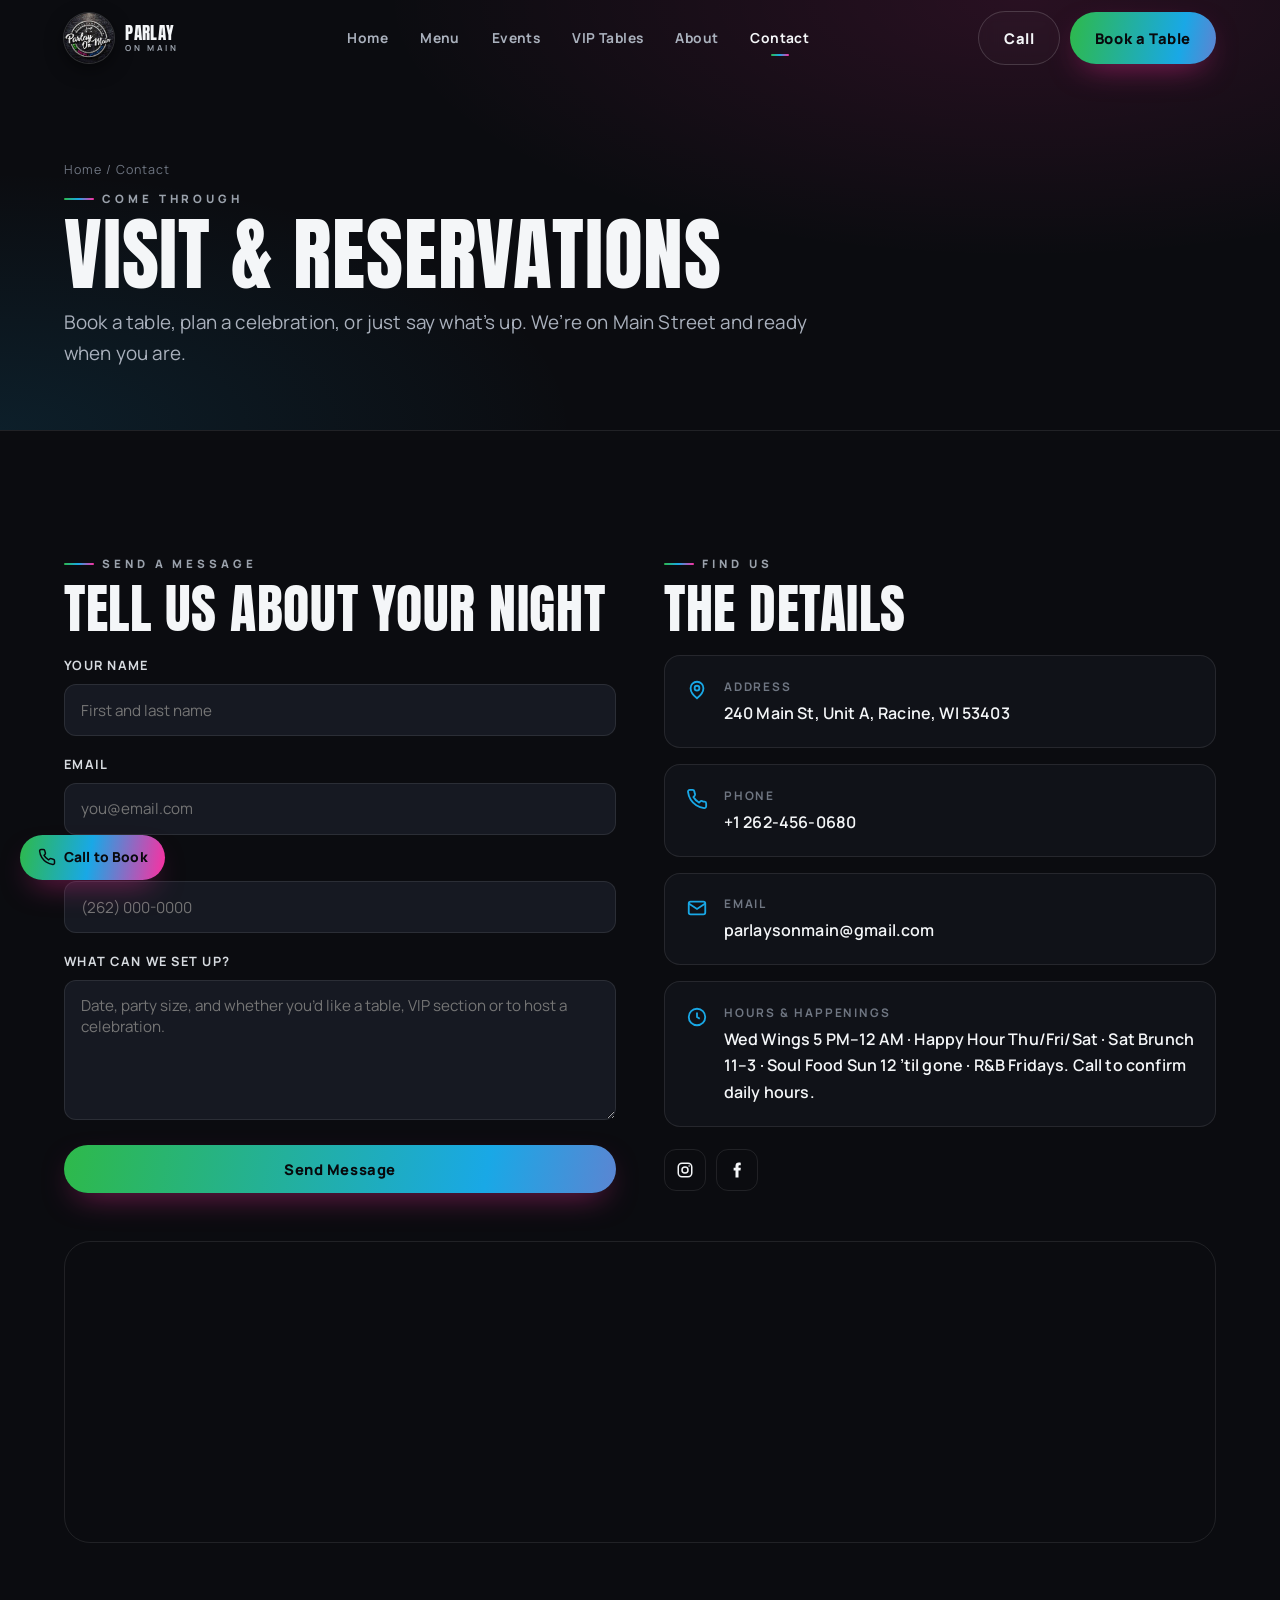
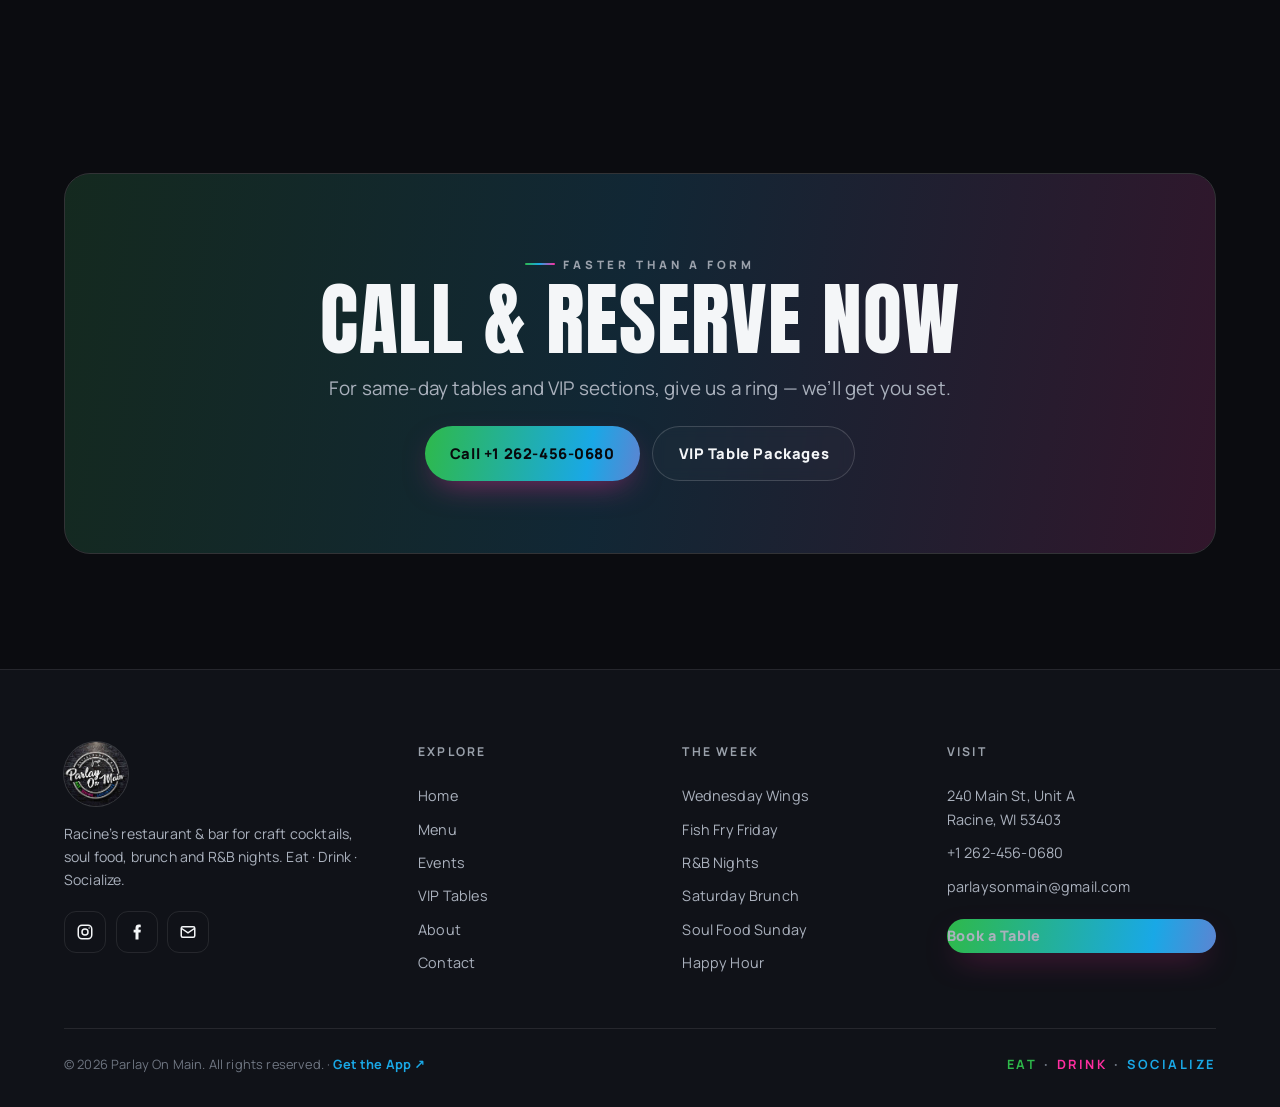
<file: contact.html>
<!DOCTYPE html>
<html lang="en">
<head>
<meta charset="UTF-8">
<meta name="viewport" content="width=device-width, initial-scale=1">
<title>Contact & Reservations — Parlay On Main, 240 Main St, Racine WI</title>
<meta name="description" content="Contact Parlay On Main in Racine, WI. Call +1 262-456-0680 or message us to book a table, reserve a VIP section or plan a celebration. 240 Main St, Unit A.">
<meta property="og:title" content="Contact & Reservations — Parlay On Main, 240 Main St, Racine WI">
<meta property="og:description" content="Contact Parlay On Main in Racine, WI. Call +1 262-456-0680 or message us to book a table, reserve a VIP section or plan a celebration. 240 Main St, Unit A.">
<link rel="icon" type="image/png" href="assets/images/favicon.png">
<link rel="preconnect" href="https://fonts.googleapis.com">
<link rel="preconnect" href="https://fonts.gstatic.com" crossorigin>
<link href="https://fonts.googleapis.com/css2?family=Anton&family=Great+Vibes&family=Manrope:wght@400;500;600;700;800&display=swap" rel="stylesheet">
<link rel="stylesheet" href="assets/css/style.css">
</head>
<body>
<!-- Header -->
<header class="site-header">
  <div class="wrap nav">
    <a class="brand" href="index.html" aria-label="Parlay On Main home">
      <img src="assets/images/logo-circle.png" alt="Parlay On Main logo">
      <span class="brand-name">Parlay<small>On Main</small></span>
    </a>
    <nav class="nav-links" aria-label="Primary">
      <a href="index.html">Home</a>
      <a href="menu.html">Menu</a>
      <a href="events.html">Events</a>
      <a href="packages.html">VIP Tables</a>
      <a href="about.html">About</a>
      <a href="contact.html" aria-current="page">Contact</a>
    </nav>
    <div class="nav-cta">
      <a href="tel:+12624560680" class="btn btn--ghost">Call</a>
      <a href="contact.html" class="btn btn--primary">Book a Table</a>
      <button class="nav-toggle" aria-label="Open menu" aria-expanded="false"><span></span><span></span><span></span></button>
    </div>
  </div>
</header>

<!-- Mobile menu -->
<div class="mobile-menu" id="mobileMenu">
  <a href="index.html">Home</a>
  <a href="menu.html">Menu</a>
  <a href="events.html">Events</a>
  <a href="packages.html">VIP Tables</a>
  <a href="about.html">About</a>
  <a href="contact.html">Contact</a>
  <a href="contact.html" class="btn btn--primary">Book a Table</a>
</div>

<main>
<section class="phero">
  <div class="wrap">
    <p class="crumbs reveal"><a href="index.html">Home</a> / Contact</p>
    <span class="eyebrow reveal">Come through</span>
    <h1 class="title reveal" data-d="1">Visit &amp; Reservations</h1>
    <p class="lead reveal" data-d="2">Book a table, plan a celebration, or just say what’s up. We’re on Main Street and ready when you are.</p>
  </div>
</section>

<section class="section">
  <div class="wrap contact-grid">
    <div class="reveal">
      <span class="eyebrow">Send a message</span>
      <h2 class="title title--md" style="margin:.6rem 0 1.4rem">Tell us about your night</h2>
      <form id="contact-form" novalidate>
        <div class="field">
          <label for="name">Your name</label>
          <input id="name" name="name" type="text" placeholder="First and last name" required>
        </div>
        <div class="field">
          <label for="email">Email</label>
          <input id="email" name="email" type="email" placeholder="you@email.com" required>
        </div>
        <div class="field">
          <label for="phone">Phone</label>
          <input id="phone" name="phone" type="tel" placeholder="(262) 000-0000">
        </div>
        <div class="field">
          <label for="message">What can we set up?</label>
          <textarea id="message" name="message" placeholder="Date, party size, and whether you’d like a table, VIP section or to host a celebration." required></textarea>
        </div>
        <button type="submit" class="btn btn--primary btn--block">Send Message</button>
        <p id="form-note" class="muted mt-s" style="display:none;font-size:.86rem"></p>
      </form>
    </div>

    <div class="reveal" data-d="1">
      <span class="eyebrow">Find us</span>
      <h2 class="title title--md" style="margin:.6rem 0 1.4rem">The details</h2>
      <div class="info-card">
        <svg viewBox="0 0 24 24" fill="none" stroke="currentColor" stroke-width="2"><path d="M12 21s-7-5.6-7-11a7 7 0 1114 0c0 5.4-7 11-7 11z"/><circle cx="12" cy="10" r="2.6"/></svg>
        <div><b>Address</b><span>240 Main St, Unit A, Racine, WI 53403</span></div>
      </div>
      <div class="info-card">
        <svg viewBox="0 0 24 24" fill="none" stroke="currentColor" stroke-width="2"><path d="M22 16.9v3a2 2 0 01-2.2 2 19.8 19.8 0 01-8.6-3 19.5 19.5 0 01-6-6 19.8 19.8 0 01-3-8.6A2 2 0 014.1 2h3a2 2 0 012 1.7c.1.9.4 1.8.7 2.7a2 2 0 01-.5 2.1L8.1 9.9a16 16 0 006 6l1.4-1.2a2 2 0 012.1-.5c.9.3 1.8.6 2.7.7a2 2 0 011.7 2z"/></svg>
        <div><b>Phone</b><a href="tel:+12624560680">+1 262-456-0680</a></div>
      </div>
      <div class="info-card">
        <svg viewBox="0 0 24 24" fill="none" stroke="currentColor" stroke-width="2"><rect x="3" y="5" width="18" height="14" rx="2"/><path d="M3 7l9 6 9-6"/></svg>
        <div><b>Email</b><a href="mailto:parlaysonmain@gmail.com">parlaysonmain@gmail.com</a></div>
      </div>
      <div class="info-card">
        <svg viewBox="0 0 24 24" fill="none" stroke="currentColor" stroke-width="2"><circle cx="12" cy="12" r="9"/><path d="M12 7v5l3 2"/></svg>
        <div><b>Hours &amp; Happenings</b><span>Wed Wings 5 PM–12 AM · Happy Hour Thu/Fri/Sat · Sat Brunch 11–3 · Soul Food Sun 12 ’til gone · R&amp;B Fridays. Call to confirm daily hours.</span></div>
      </div>
      <div class="socials" style="margin-top:1.4rem">
        <a href="https://www.instagram.com/parlayonmain/" target="_blank" rel="noopener" aria-label="Instagram"><svg viewBox="0 0 24 24" fill="none" stroke="currentColor" stroke-width="2"><rect x="3" y="3" width="18" height="18" rx="5"/><circle cx="12" cy="12" r="4"/><circle cx="17.5" cy="6.5" r="1" fill="currentColor" stroke="none"/></svg></a>
        <a href="https://www.facebook.com/profile.php?id=61579379300233" target="_blank" rel="noopener" aria-label="Facebook"><svg viewBox="0 0 24 24" fill="currentColor"><path d="M14 9V7c0-1 .3-1.5 1.6-1.5H17V2.2C16.6 2.1 15.5 2 14.3 2 11.7 2 10 3.6 10 6.5V9H7.5v3.5H10V22h4v-9.5h2.7l.4-3.5H14z"/></svg></a>
      </div>
    </div>
  </div>

  <div class="wrap mt-l">
    <div class="map reveal">
      <iframe title="Map to Parlay On Main, 240 Main St, Racine WI" loading="lazy" referrerpolicy="no-referrer-when-downgrade" src="https://www.google.com/maps?q=240+Main+St,+Racine,+WI+53403&output=embed"></iframe>
    </div>
  </div>
</section>

<section class="section">
  <div class="wrap">
    <div class="cta-band reveal">
      <span class="eyebrow" style="justify-content:center">Faster than a form</span>
      <h2 class="title">Call &amp; Reserve Now</h2>
      <p class="lead" style="margin-inline:auto">For same-day tables and VIP sections, give us a ring — we’ll get you set.</p>
      <div class="actions">
        <a href="tel:+12624560680" class="btn btn--primary">Call +1 262-456-0680</a>
        <a href="packages.html" class="btn btn--ghost">VIP Table Packages</a>
      </div>
    </div>
  </div>
</section>
</main>

<!-- ================= FOOTER ================= -->
<footer class="site-footer">
  <div class="wrap">
    <div class="foot-grid">
      <div class="foot-brand">
        <img src="assets/images/logo-circle.png" alt="Parlay On Main logo">
        <p>Racine’s restaurant &amp; bar for craft cocktails, soul food, brunch and R&amp;B nights. Eat · Drink · Socialize.</p>
        <div class="socials">
          <a href="https://www.instagram.com/parlayonmain/" target="_blank" rel="noopener" aria-label="Instagram"><svg viewBox="0 0 24 24" fill="none" stroke="currentColor" stroke-width="2"><rect x="3" y="3" width="18" height="18" rx="5"/><circle cx="12" cy="12" r="4"/><circle cx="17.5" cy="6.5" r="1" fill="currentColor" stroke="none"/></svg></a>
          <a href="https://www.facebook.com/profile.php?id=61579379300233" target="_blank" rel="noopener" aria-label="Facebook"><svg viewBox="0 0 24 24" fill="currentColor"><path d="M14 9V7c0-1 .3-1.5 1.6-1.5H17V2.2C16.6 2.1 15.5 2 14.3 2 11.7 2 10 3.6 10 6.5V9H7.5v3.5H10V22h4v-9.5h2.7l.4-3.5H14z"/></svg></a>
          <a href="mailto:parlaysonmain@gmail.com" aria-label="Email"><svg viewBox="0 0 24 24" fill="none" stroke="currentColor" stroke-width="2"><rect x="3" y="5" width="18" height="14" rx="2"/><path d="M3 7l9 6 9-6"/></svg></a>
        </div>
      </div>
      <div class="foot-col">
        <h4>Explore</h4>
        <a href="index.html">Home</a>
        <a href="menu.html">Menu</a>
        <a href="events.html">Events</a>
        <a href="packages.html">VIP Tables</a>
        <a href="about.html">About</a>
        <a href="contact.html">Contact</a>
      </div>
      <div class="foot-col">
        <h4>The Week</h4>
        <a href="events.html">Wednesday Wings</a>
        <a href="events.html">Fish Fry Friday</a>
        <a href="events.html">R&amp;B Nights</a>
        <a href="events.html">Saturday Brunch</a>
        <a href="events.html">Soul Food Sunday</a>
        <a href="events.html">Happy Hour</a>
      </div>
      <div class="foot-col">
        <h4>Visit</h4>
        <span>240 Main St, Unit A<br>Racine, WI 53403</span>
        <a href="tel:+12624560680">+1 262-456-0680</a>
        <a href="mailto:parlaysonmain@gmail.com">parlaysonmain@gmail.com</a>
        <a href="contact.html" class="btn btn--primary" style="margin-top:1rem">Book a Table</a>
      </div>
    </div>
    <div class="foot-bottom">
      <span>© <span id="year">2026</span> Parlay On Main. All rights reserved. · <a href="app.html" style="color:var(--cyan);font-weight:700;text-decoration:none">Get the App ↗</a></span>
      <span class="tri"><b class="g">EAT</b> · <b class="m">DRINK</b> · <b class="c">SOCIALIZE</b></span>
    </div>
  </div>
</footer>

<!-- Floating actions -->
<a class="qcall" href="tel:+12624560680" aria-label="Call Parlay On Main"><svg viewBox="0 0 24 24" fill="none" stroke="currentColor" stroke-width="2"><path d="M22 16.9v3a2 2 0 01-2.2 2 19.8 19.8 0 01-8.6-3 19.5 19.5 0 01-6-6 19.8 19.8 0 01-3-8.6A2 2 0 014.1 2h3a2 2 0 012 1.7c.1.9.4 1.8.7 2.7a2 2 0 01-.5 2.1L8.1 9.9a16 16 0 006 6l1.4-1.2a2 2 0 012.1-.5c.9.3 1.8.6 2.7.7a2 2 0 011.7 2z"/></svg><span>Call to Book</span></a>
<button class="totop" aria-label="Back to top"><svg viewBox="0 0 24 24" fill="none" stroke="currentColor" stroke-width="2.2"><path d="M12 19V5M6 11l6-6 6 6"/></svg></button>

<script src="assets/js/script.js"></script>
</body>
</html>
</file>
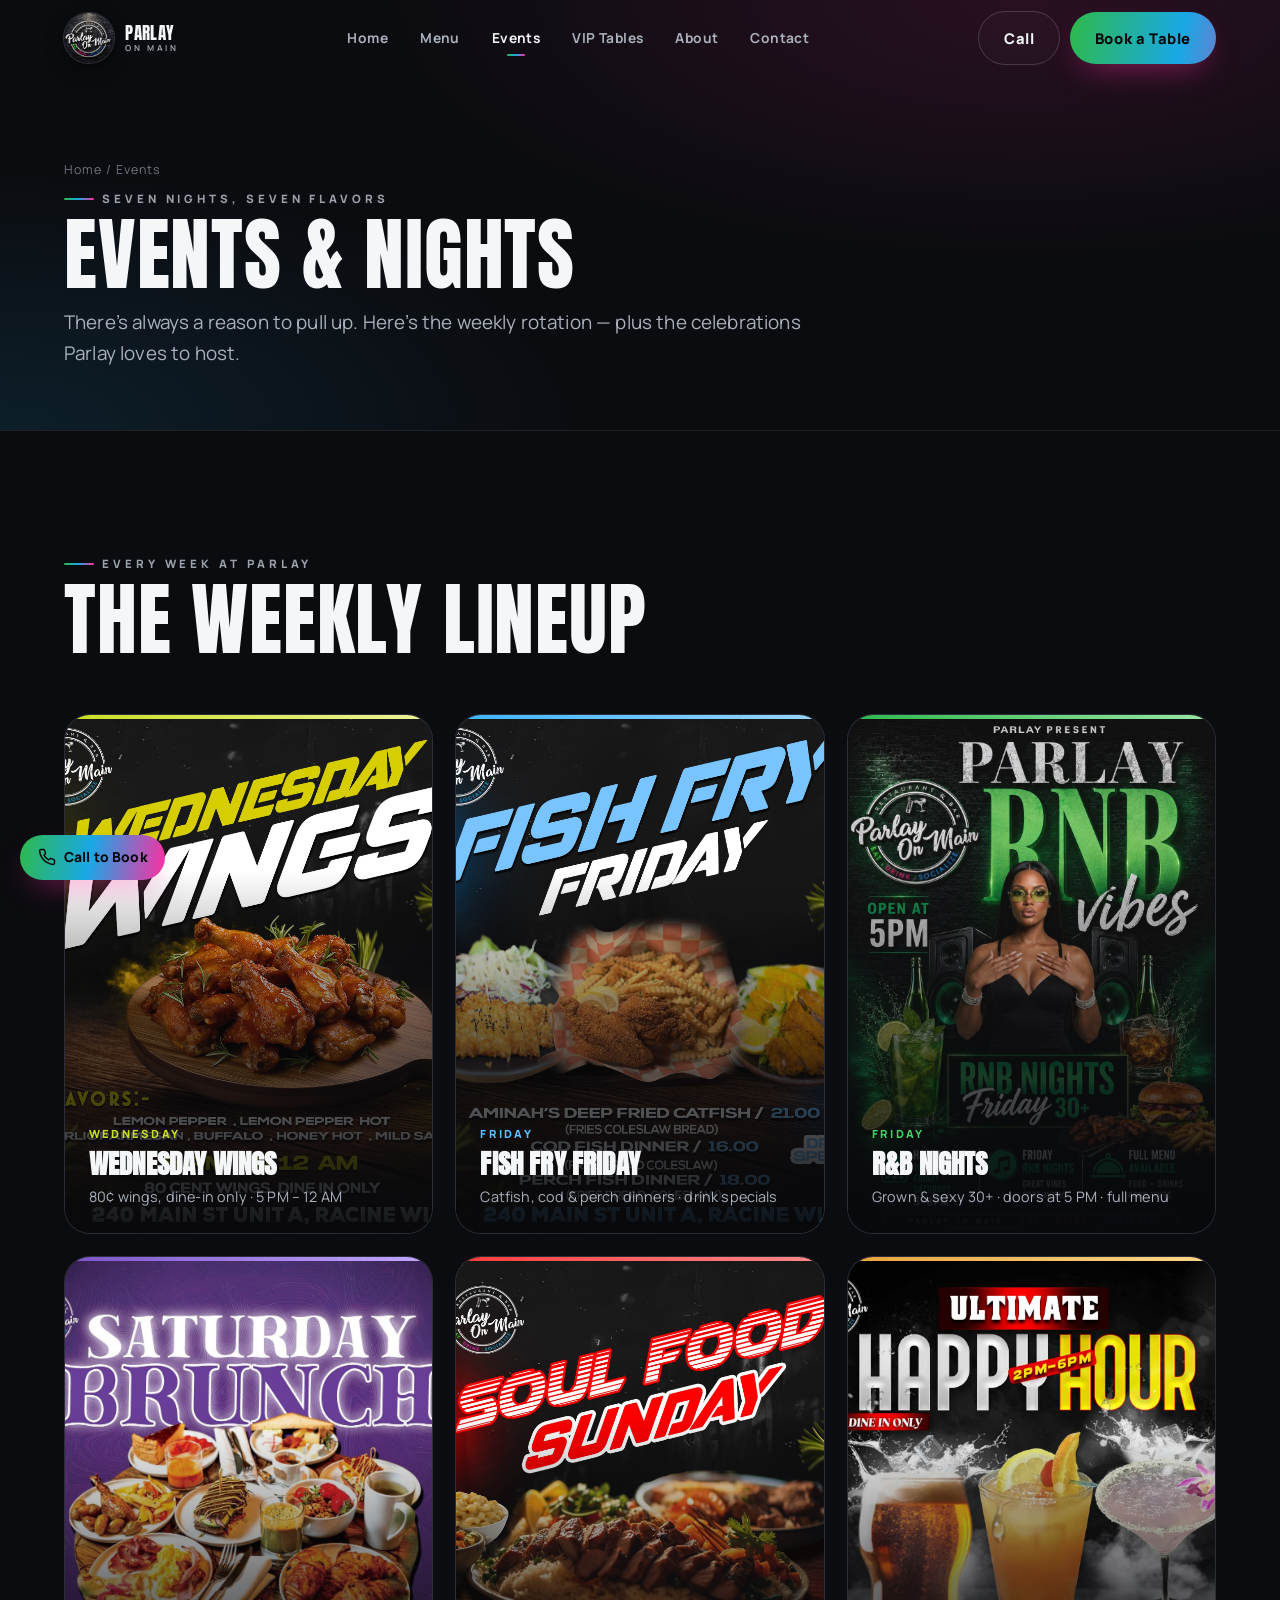
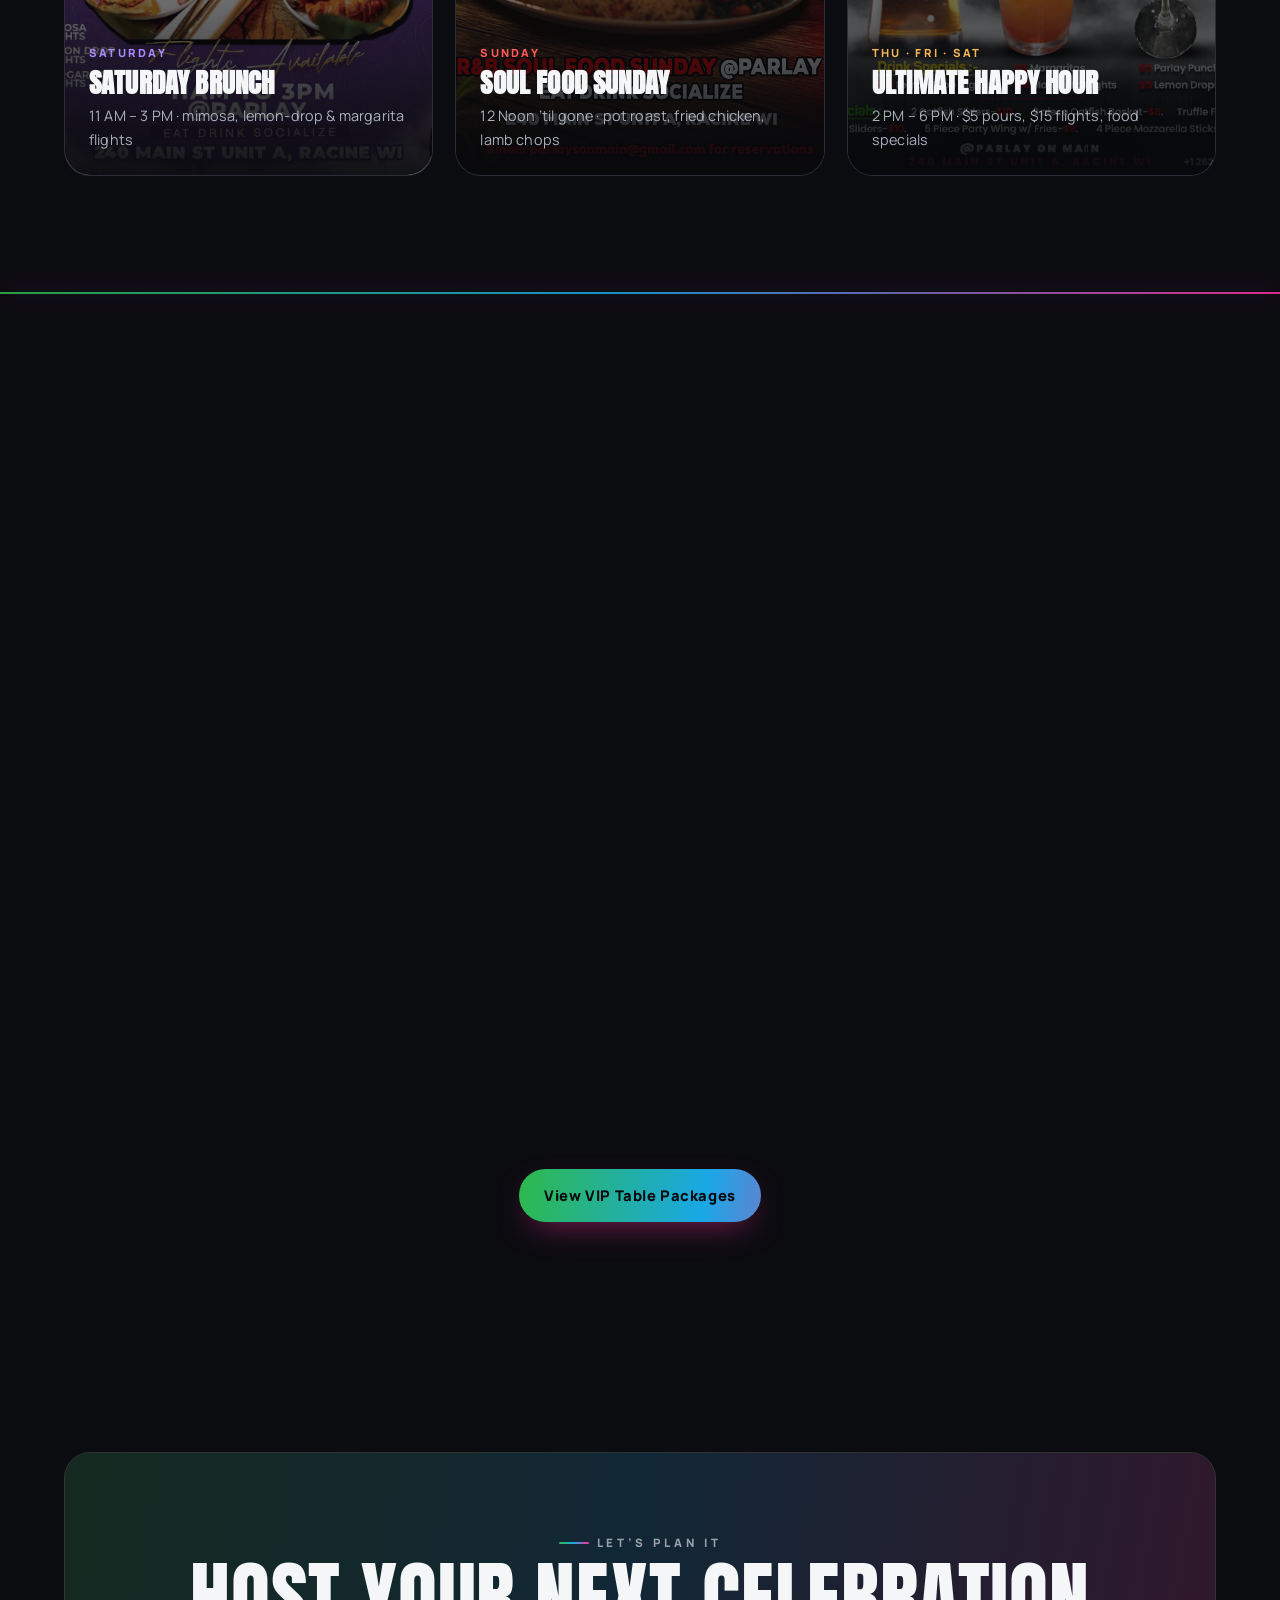
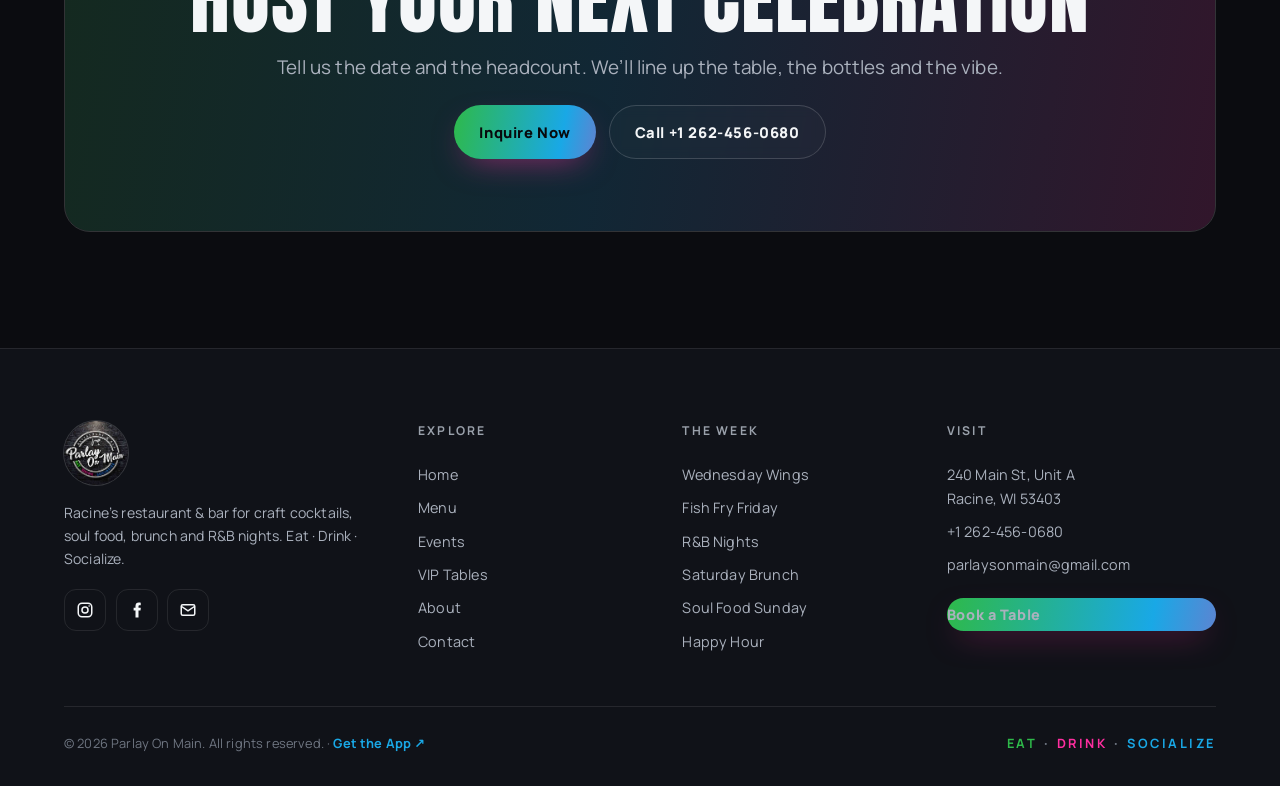
<file: events.html>
<!DOCTYPE html>
<html lang="en">
<head>
<meta charset="UTF-8">
<meta name="viewport" content="width=device-width, initial-scale=1">
<title>Events & R&B Nights — Parlay On Main, Racine WI</title>
<meta name="description" content="Weekly events at Parlay On Main: Wednesday Wings, Fish Fry Friday, R&B Nights, Saturday Brunch, Soul Food Sunday and Happy Hour — plus birthdays and private parties.">
<meta property="og:title" content="Events & R&B Nights — Parlay On Main, Racine WI">
<meta property="og:description" content="Weekly events at Parlay On Main: Wednesday Wings, Fish Fry Friday, R&B Nights, Saturday Brunch, Soul Food Sunday and Happy Hour — plus birthdays and private parties.">
<link rel="icon" type="image/png" href="assets/images/favicon.png">
<link rel="preconnect" href="https://fonts.googleapis.com">
<link rel="preconnect" href="https://fonts.gstatic.com" crossorigin>
<link href="https://fonts.googleapis.com/css2?family=Anton&family=Great+Vibes&family=Manrope:wght@400;500;600;700;800&display=swap" rel="stylesheet">
<link rel="stylesheet" href="assets/css/style.css">
</head>
<body>
<!-- Header -->
<header class="site-header">
  <div class="wrap nav">
    <a class="brand" href="index.html" aria-label="Parlay On Main home">
      <img src="assets/images/logo-circle.png" alt="Parlay On Main logo">
      <span class="brand-name">Parlay<small>On Main</small></span>
    </a>
    <nav class="nav-links" aria-label="Primary">
      <a href="index.html">Home</a>
      <a href="menu.html">Menu</a>
      <a href="events.html" aria-current="page">Events</a>
      <a href="packages.html">VIP Tables</a>
      <a href="about.html">About</a>
      <a href="contact.html">Contact</a>
    </nav>
    <div class="nav-cta">
      <a href="tel:+12624560680" class="btn btn--ghost">Call</a>
      <a href="contact.html" class="btn btn--primary">Book a Table</a>
      <button class="nav-toggle" aria-label="Open menu" aria-expanded="false"><span></span><span></span><span></span></button>
    </div>
  </div>
</header>

<!-- Mobile menu -->
<div class="mobile-menu" id="mobileMenu">
  <a href="index.html">Home</a>
  <a href="menu.html">Menu</a>
  <a href="events.html">Events</a>
  <a href="packages.html">VIP Tables</a>
  <a href="about.html">About</a>
  <a href="contact.html">Contact</a>
  <a href="contact.html" class="btn btn--primary">Book a Table</a>
</div>

<main>
<section class="phero">
  <div class="wrap">
    <p class="crumbs reveal"><a href="index.html">Home</a> / Events</p>
    <span class="eyebrow reveal">Seven nights, seven flavors</span>
    <h1 class="title reveal" data-d="1">Events &amp; Nights</h1>
    <p class="lead reveal" data-d="2">There’s always a reason to pull up. Here’s the weekly rotation — plus the celebrations Parlay loves to host.</p>
  </div>
</section>

<section class="section">
  <div class="wrap">
    <div class="head reveal">
      <span class="eyebrow">Every week at Parlay</span>
      <h2 class="title">The Weekly Lineup</h2>
    </div>
    <div class="grid grid-3">
      <article class="xcard acc-wings reveal" style="min-height:520px">
        <span class="xcard__top"></span>
        <img src="assets/images/winds_flyer.png" alt="Wednesday Wings flyer at Parlay On Main">
        <div class="xcard__body">
          <span class="xcard__day">Wednesday</span>
          <h3 class="xcard__name">Wednesday Wings</h3>
          <p class="xcard__desc">80¢ wings, dine-in only · 5 PM – 12 AM</p>
        </div>
      </article>
      <article class="xcard acc-fish reveal" data-d="1" style="min-height:520px">
        <span class="xcard__top"></span>
        <img src="assets/images/Fish_Fry_Friday_flyer.jpg" alt="Fish Fry Friday flyer at Parlay On Main">
        <div class="xcard__body">
          <span class="xcard__day">Friday</span>
          <h3 class="xcard__name">Fish Fry Friday</h3>
          <p class="xcard__desc">Catfish, cod & perch dinners · drink specials</p>
        </div>
      </article>
      <article class="xcard acc-rnb reveal" data-d="2" style="min-height:520px">
        <span class="xcard__top"></span>
        <img src="assets/images/RNB_vibes_flyer.jpg" alt="R&B Nights flyer at Parlay On Main">
        <div class="xcard__body">
          <span class="xcard__day">Friday</span>
          <h3 class="xcard__name">R&B Nights</h3>
          <p class="xcard__desc">Grown & sexy 30+ · doors at 5 PM · full menu</p>
        </div>
      </article>
      <article class="xcard acc-brunch reveal" style="min-height:520px">
        <span class="xcard__top"></span>
        <img src="assets/images/Saturday_Brunch_flyer.jpg" alt="Saturday Brunch flyer at Parlay On Main">
        <div class="xcard__body">
          <span class="xcard__day">Saturday</span>
          <h3 class="xcard__name">Saturday Brunch</h3>
          <p class="xcard__desc">11 AM – 3 PM · mimosa, lemon-drop & margarita flights</p>
        </div>
      </article>
      <article class="xcard acc-soul reveal" data-d="1" style="min-height:520px">
        <span class="xcard__top"></span>
        <img src="assets/images/Soul_Food_Sunday_flyer.jpg" alt="Soul Food Sunday flyer at Parlay On Main">
        <div class="xcard__body">
          <span class="xcard__day">Sunday</span>
          <h3 class="xcard__name">Soul Food Sunday</h3>
          <p class="xcard__desc">12 Noon ’til gone · pot roast, fried chicken, lamb chops</p>
        </div>
      </article>
      <article class="xcard acc-happy reveal" data-d="2" style="min-height:520px">
        <span class="xcard__top"></span>
        <img src="assets/images/happy_hour.jpg" alt="Ultimate Happy Hour flyer at Parlay On Main">
        <div class="xcard__body">
          <span class="xcard__day">Thu · Fri · Sat</span>
          <h3 class="xcard__name">Ultimate Happy Hour</h3>
          <p class="xcard__desc">2 PM – 6 PM · $5 pours, $15 flights, food specials</p>
        </div>
      </article>
    </div>
  </div>
</section>

<hr class="thread thread--glow">

<section class="section">
  <div class="wrap">
    <div class="head reveal">
      <span class="eyebrow">Your night, your way</span>
      <h2 class="title title--md">Celebrations &amp; Private Parties</h2>
      <p class="lead">Birthdays, milestones and themed takeovers — Parlay regularly hosts the kind of nights people post about. Reserve a section, add bottle service and let us handle the rest.</p>
    </div>
    <div class="grid grid-3">
      <article class="xcard reveal" style="min-height:460px">
        <span class="xcard__top"></span>
        <img src="assets/images/Birthday_celebration_flyer__1_.jpg" alt="21st Birthday Bashes hosted at Parlay On Main">
        <div class="xcard__body">
          <h3 class="xcard__name" style="font-size:1.4rem">21st Birthday Bashes</h3>
          <p class="xcard__desc">Food & drink specials all night — we’ll set the room and the vibe for your milestone.</p>
        </div>
      </article>
      <article class="xcard reveal" data-d="1" style="min-height:460px">
        <span class="xcard__top"></span>
        <img src="assets/images/Birthday_celebration_flyer__2_.jpg" alt="Birthday Celebrations hosted at Parlay On Main">
        <div class="xcard__body">
          <h3 class="xcard__name" style="font-size:1.4rem">Birthday Celebrations</h3>
          <p class="xcard__desc">Shots for the first 50 guests, kitchen open late and the floor reserved for your crew.</p>
        </div>
      </article>
      <article class="xcard reveal" data-d="2" style="min-height:460px">
        <span class="xcard__top"></span>
        <img src="assets/images/Birthday_celebration_flyer__5_.jpg" alt="Themed Parties hosted at Parlay On Main">
        <div class="xcard__body">
          <h3 class="xcard__name" style="font-size:1.4rem">Themed Parties</h3>
          <p class="xcard__desc">From zodiac nights to ‘vs Everybody’ takeovers — bring the concept, we’ll bring the production.</p>
        </div>
      </article>
    </div>
    <div class="center mt-l reveal">
      <a href="packages.html" class="btn btn--primary">View VIP Table Packages</a>
    </div>
  </div>
</section>

<section class="section">
  <div class="wrap">
    <div class="cta-band reveal">
      <span class="eyebrow" style="justify-content:center">Let’s plan it</span>
      <h2 class="title">Host Your Next Celebration</h2>
      <p class="lead" style="margin-inline:auto">Tell us the date and the headcount. We’ll line up the table, the bottles and the vibe.</p>
      <div class="actions">
        <a href="contact.html" class="btn btn--primary">Inquire Now</a>
        <a href="tel:+12624560680" class="btn btn--ghost">Call +1 262-456-0680</a>
      </div>
    </div>
  </div>
</section>
</main>

<!-- ================= FOOTER ================= -->
<footer class="site-footer">
  <div class="wrap">
    <div class="foot-grid">
      <div class="foot-brand">
        <img src="assets/images/logo-circle.png" alt="Parlay On Main logo">
        <p>Racine’s restaurant &amp; bar for craft cocktails, soul food, brunch and R&amp;B nights. Eat · Drink · Socialize.</p>
        <div class="socials">
          <a href="https://www.instagram.com/parlayonmain/" target="_blank" rel="noopener" aria-label="Instagram"><svg viewBox="0 0 24 24" fill="none" stroke="currentColor" stroke-width="2"><rect x="3" y="3" width="18" height="18" rx="5"/><circle cx="12" cy="12" r="4"/><circle cx="17.5" cy="6.5" r="1" fill="currentColor" stroke="none"/></svg></a>
          <a href="https://www.facebook.com/profile.php?id=61579379300233" target="_blank" rel="noopener" aria-label="Facebook"><svg viewBox="0 0 24 24" fill="currentColor"><path d="M14 9V7c0-1 .3-1.5 1.6-1.5H17V2.2C16.6 2.1 15.5 2 14.3 2 11.7 2 10 3.6 10 6.5V9H7.5v3.5H10V22h4v-9.5h2.7l.4-3.5H14z"/></svg></a>
          <a href="mailto:parlaysonmain@gmail.com" aria-label="Email"><svg viewBox="0 0 24 24" fill="none" stroke="currentColor" stroke-width="2"><rect x="3" y="5" width="18" height="14" rx="2"/><path d="M3 7l9 6 9-6"/></svg></a>
        </div>
      </div>
      <div class="foot-col">
        <h4>Explore</h4>
        <a href="index.html">Home</a>
        <a href="menu.html">Menu</a>
        <a href="events.html">Events</a>
        <a href="packages.html">VIP Tables</a>
        <a href="about.html">About</a>
        <a href="contact.html">Contact</a>
      </div>
      <div class="foot-col">
        <h4>The Week</h4>
        <a href="events.html">Wednesday Wings</a>
        <a href="events.html">Fish Fry Friday</a>
        <a href="events.html">R&amp;B Nights</a>
        <a href="events.html">Saturday Brunch</a>
        <a href="events.html">Soul Food Sunday</a>
        <a href="events.html">Happy Hour</a>
      </div>
      <div class="foot-col">
        <h4>Visit</h4>
        <span>240 Main St, Unit A<br>Racine, WI 53403</span>
        <a href="tel:+12624560680">+1 262-456-0680</a>
        <a href="mailto:parlaysonmain@gmail.com">parlaysonmain@gmail.com</a>
        <a href="contact.html" class="btn btn--primary" style="margin-top:1rem">Book a Table</a>
      </div>
    </div>
    <div class="foot-bottom">
      <span>© <span id="year">2026</span> Parlay On Main. All rights reserved. · <a href="app.html" style="color:var(--cyan);font-weight:700;text-decoration:none">Get the App ↗</a></span>
      <span class="tri"><b class="g">EAT</b> · <b class="m">DRINK</b> · <b class="c">SOCIALIZE</b></span>
    </div>
  </div>
</footer>

<!-- Floating actions -->
<a class="qcall" href="tel:+12624560680" aria-label="Call Parlay On Main"><svg viewBox="0 0 24 24" fill="none" stroke="currentColor" stroke-width="2"><path d="M22 16.9v3a2 2 0 01-2.2 2 19.8 19.8 0 01-8.6-3 19.5 19.5 0 01-6-6 19.8 19.8 0 01-3-8.6A2 2 0 014.1 2h3a2 2 0 012 1.7c.1.9.4 1.8.7 2.7a2 2 0 01-.5 2.1L8.1 9.9a16 16 0 006 6l1.4-1.2a2 2 0 012.1-.5c.9.3 1.8.6 2.7.7a2 2 0 011.7 2z"/></svg><span>Call to Book</span></a>
<button class="totop" aria-label="Back to top"><svg viewBox="0 0 24 24" fill="none" stroke="currentColor" stroke-width="2.2"><path d="M12 19V5M6 11l6-6 6 6"/></svg></button>

<script src="assets/js/script.js"></script>
</body>
</html>
</file>
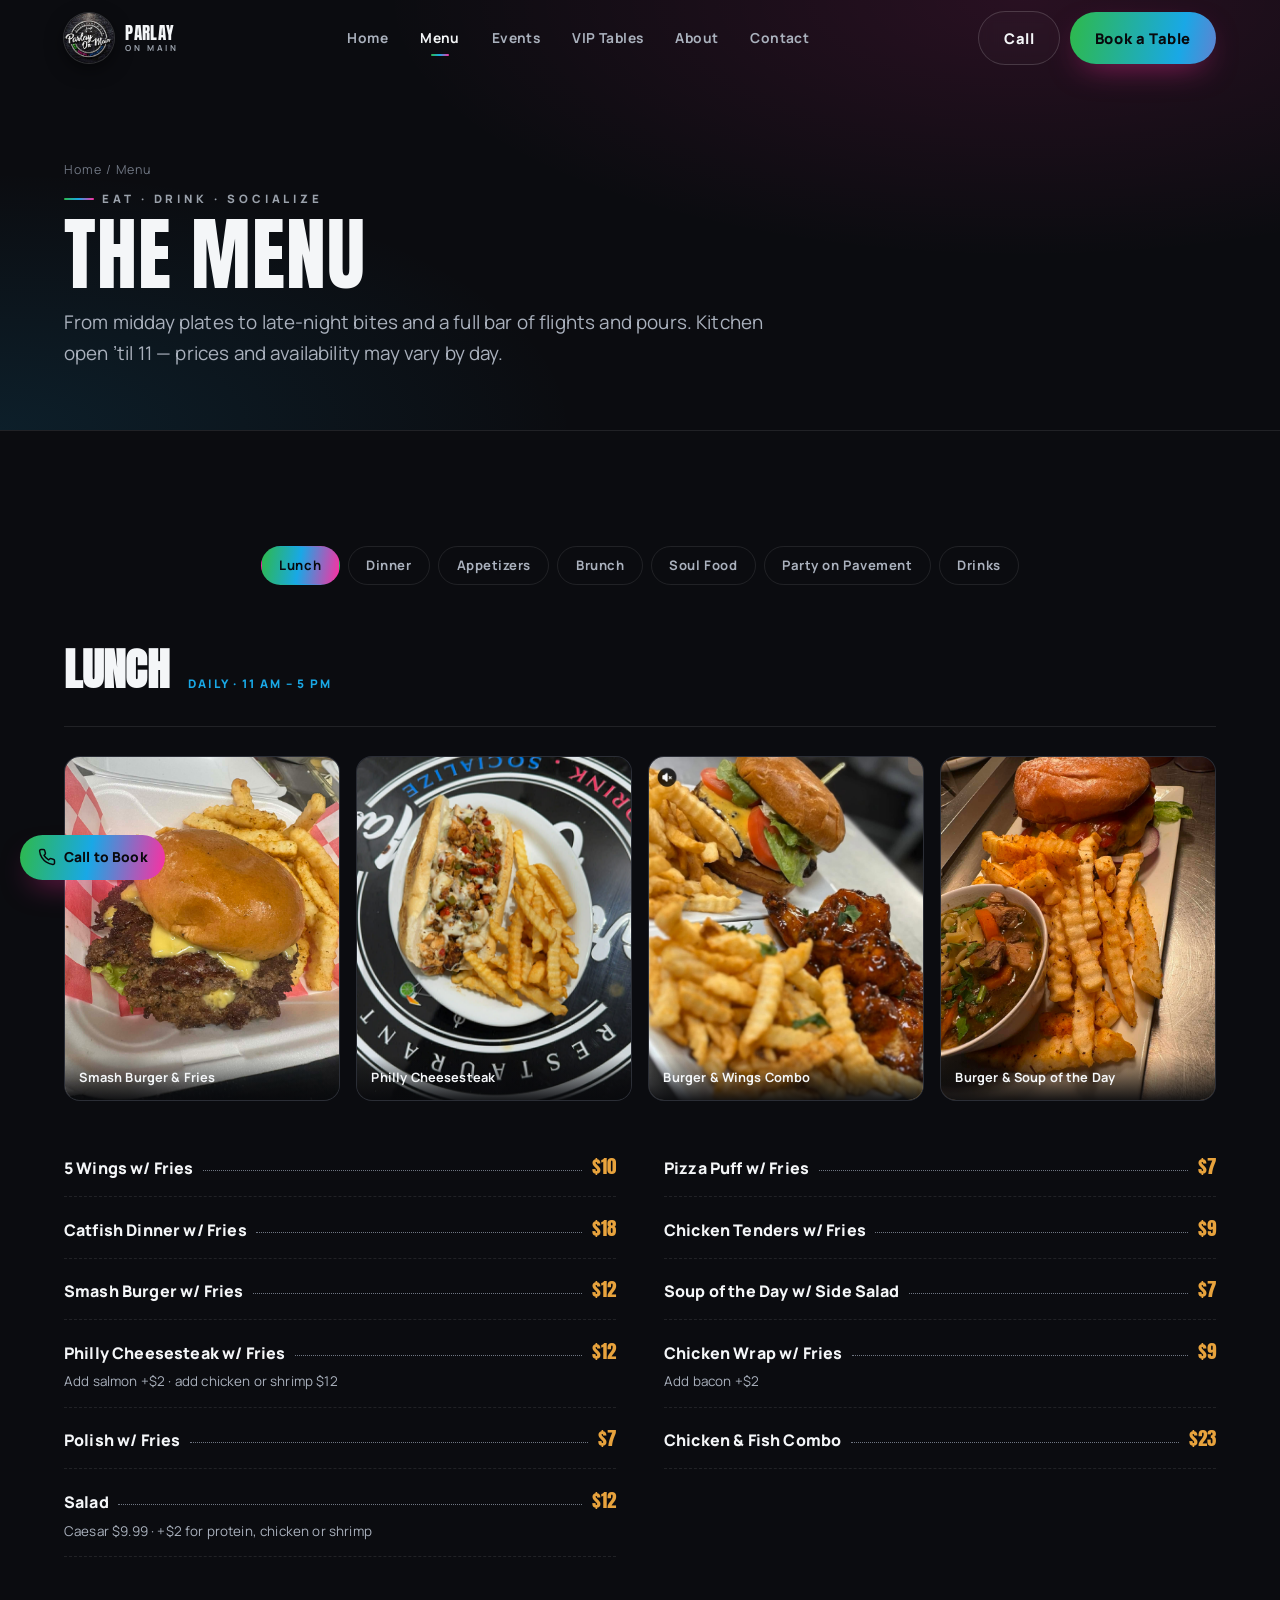
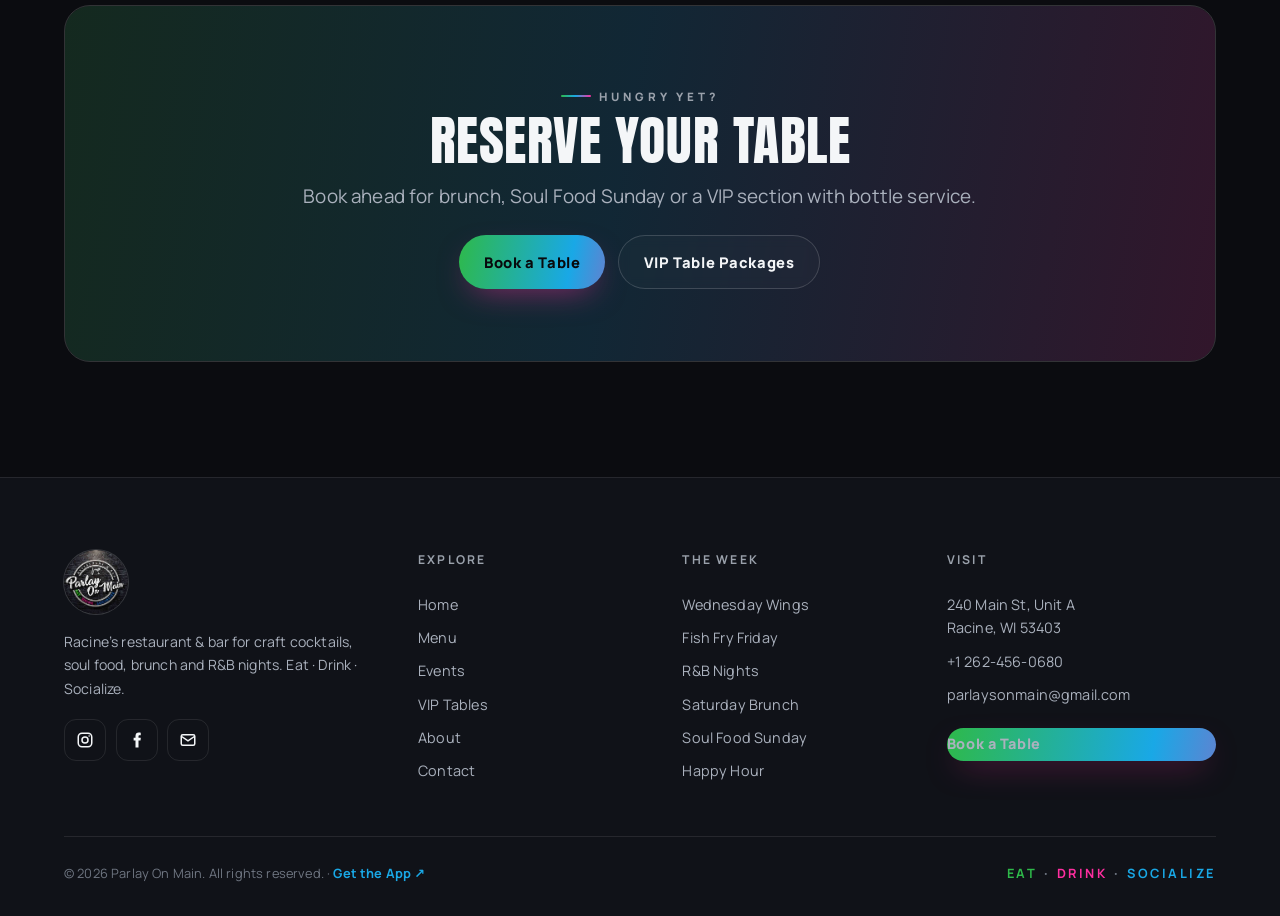
<file: menu.html>
<!DOCTYPE html>
<html lang="en">
<head>
<meta charset="UTF-8">
<meta name="viewport" content="width=device-width, initial-scale=1">
<title>Menu — Parlay On Main | Soul Food, Cocktails & Brunch in Racine, WI</title>
<meta name="description" content="Explore the full Parlay On Main menu: lunch, dinner entrées, appetizers, Saturday brunch, Soul Food Sunday, party platters and specialty cocktails in Racine, WI.">
<meta property="og:title" content="Menu — Parlay On Main, Racine WI">
<meta property="og:description" content="Soul food, smash burgers, catfish, brunch and craft cocktails.">
<link rel="icon" type="image/png" href="assets/images/favicon.png">
<link rel="preconnect" href="https://fonts.googleapis.com">
<link rel="preconnect" href="https://fonts.gstatic.com" crossorigin>
<link href="https://fonts.googleapis.com/css2?family=Anton&family=Great+Vibes&family=Manrope:wght@400;500;600;700;800&display=swap" rel="stylesheet">
<link rel="stylesheet" href="assets/css/style.css">
</head>
<body>
<!-- Header -->
<header class="site-header">
  <div class="wrap nav">
    <a class="brand" href="index.html" aria-label="Parlay On Main home">
      <img src="assets/images/logo-circle.png" alt="Parlay On Main logo">
      <span class="brand-name">Parlay<small>On Main</small></span>
    </a>
    <nav class="nav-links" aria-label="Primary">
      <a href="index.html">Home</a>
      <a href="menu.html" aria-current="page">Menu</a>
      <a href="events.html">Events</a>
      <a href="packages.html">VIP Tables</a>
      <a href="about.html">About</a>
      <a href="contact.html">Contact</a>
    </nav>
    <div class="nav-cta">
      <a href="tel:+12624560680" class="btn btn--ghost">Call</a>
      <a href="contact.html" class="btn btn--primary">Book a Table</a>
      <button class="nav-toggle" aria-label="Open menu" aria-expanded="false"><span></span><span></span><span></span></button>
    </div>
  </div>
</header>

<!-- Mobile menu -->
<div class="mobile-menu" id="mobileMenu">
  <a href="index.html">Home</a>
  <a href="menu.html" aria-current="page">Menu</a>
  <a href="events.html">Events</a>
  <a href="packages.html">VIP Tables</a>
  <a href="about.html">About</a>
  <a href="contact.html">Contact</a>
  <a href="contact.html" class="btn btn--primary">Book a Table</a>
</div>

<main>
<section class="phero">
  <div class="wrap">
    <p class="crumbs reveal"><a href="index.html">Home</a> / Menu</p>
    <span class="eyebrow reveal">Eat · Drink · Socialize</span>
    <h1 class="title reveal" data-d="1">The Menu</h1>
    <p class="lead reveal" data-d="2">From midday plates to late-night bites and a full bar of flights and pours. Kitchen open ’til 11 — prices and availability may vary by day.</p>
  </div>
</section>

<section class="section" id="menu-anchor">
  <div class="wrap">
    <div class="menu-tabs reveal">
      <button class="active" data-target="panel-lunch">Lunch</button>
      <button class="" data-target="panel-dinner">Dinner</button>
      <button class="" data-target="panel-appetizers">Appetizers</button>
      <button class="" data-target="panel-brunch">Brunch</button>
      <button class="" data-target="panel-soul">Soul Food</button>
      <button class="" data-target="panel-pavement">Party on Pavement</button>
      <button class="" data-target="panel-drinks">Drinks</button>
    </div>

    <div class="menu-panel active" id="panel-lunch">
      <div class="menu-panel__head">
        <h2>Lunch</h2>
        <span class="when">Daily · 11 AM – 5 PM</span>
      </div>
      <div class="dish-strip reveal">
        <figure class="dish-card"><img src="assets/images/food_pic__18_.jpg" alt="Double smash burger with melted cheese and seasoned crinkle fries" loading="lazy"><figcaption>Smash Burger &amp; Fries</figcaption></figure>
        <figure class="dish-card"><img src="assets/images/food_pic__19_.jpg" alt="Chicken Philly cheesesteak loaded with peppers and cheese, served with fries" loading="lazy"><figcaption>Philly Cheesesteak</figcaption></figure>
        <figure class="dish-card"><img src="assets/images/food_pic__1_.jpg" alt="Cheeseburger and honey-glazed wings with crinkle fries" loading="lazy"><figcaption>Burger &amp; Wings Combo</figcaption></figure>
        <figure class="dish-card"><img src="assets/images/food_pic__2_.jpg" alt="Cheeseburger with seasoned fries and a bowl of house beef noodle soup" loading="lazy"><figcaption>Burger &amp; Soup of the Day</figcaption></figure>
      </div>
      <div class="menu-cols">
      <div class="mitem"><div class="mitem__row"><span class="mitem__name">5 Wings w/ Fries</span><span class="mitem__dots"></span><span class="mitem__price">$10</span></div></div>
      <div class="mitem"><div class="mitem__row"><span class="mitem__name">Catfish Dinner w/ Fries</span><span class="mitem__dots"></span><span class="mitem__price">$18</span></div></div>
      <div class="mitem"><div class="mitem__row"><span class="mitem__name">Smash Burger w/ Fries</span><span class="mitem__dots"></span><span class="mitem__price">$12</span></div></div>
      <div class="mitem"><div class="mitem__row"><span class="mitem__name">Philly Cheesesteak w/ Fries</span><span class="mitem__dots"></span><span class="mitem__price">$12</span></div><p class="mitem__desc">Add salmon +$2 · add chicken or shrimp $12</p></div>
      <div class="mitem"><div class="mitem__row"><span class="mitem__name">Polish w/ Fries</span><span class="mitem__dots"></span><span class="mitem__price">$7</span></div></div>
      <div class="mitem"><div class="mitem__row"><span class="mitem__name">Salad</span><span class="mitem__dots"></span><span class="mitem__price">$12</span></div><p class="mitem__desc">Caesar $9.99 · +$2 for protein, chicken or shrimp</p></div>
      <div class="mitem"><div class="mitem__row"><span class="mitem__name">Pizza Puff w/ Fries</span><span class="mitem__dots"></span><span class="mitem__price">$7</span></div></div>
      <div class="mitem"><div class="mitem__row"><span class="mitem__name">Chicken Tenders w/ Fries</span><span class="mitem__dots"></span><span class="mitem__price">$9</span></div></div>
      <div class="mitem"><div class="mitem__row"><span class="mitem__name">Soup of the Day w/ Side Salad</span><span class="mitem__dots"></span><span class="mitem__price">$7</span></div></div>
      <div class="mitem"><div class="mitem__row"><span class="mitem__name">Chicken Wrap w/ Fries</span><span class="mitem__dots"></span><span class="mitem__price">$9</span></div><p class="mitem__desc">Add bacon +$2</p></div>
      <div class="mitem"><div class="mitem__row"><span class="mitem__name">Chicken & Fish Combo</span><span class="mitem__dots"></span><span class="mitem__price">$23</span></div></div>
      </div>
    </div>
    <div class="menu-panel" id="panel-dinner">
      <div class="menu-panel__head">
        <h2>Dinner & Entrées</h2>
        <span class="when">Special Food Menu</span>
      </div>
      <div class="dish-strip cols-3 reveal">
        <figure class="dish-card"><img src="assets/images/food_pic__4_.jpg" alt="Grilled lamb chops over garlic mashed potatoes with broccoli and charred lemon" loading="lazy"><figcaption>Grilled Lamb Chops</figcaption></figure>
        <figure class="dish-card"><img src="assets/images/food_pic__14_.jpg" alt="Cornmeal-fried catfish with spaghetti marinara and garlic bread" loading="lazy"><figcaption>Catfish &amp; Spaghetti</figcaption></figure>
        <figure class="dish-card"><img src="assets/images/food_pic__13_.jpg" alt="Aminah's fried catfish fillets with fries, coleslaw and bread" loading="lazy"><figcaption>Aminah’s Fried Fish Dinner</figcaption></figure>
      </div>
      <div class="menu-cols">
      <div class="mitem"><div class="mitem__row"><span class="mitem__name">Fried Shrimp</span><span class="mitem__dots"></span><span class="mitem__price">$18</span></div><p class="mitem__desc">With fries · upgrade to parm or truffle fries</p></div>
      <div class="mitem"><div class="mitem__row"><span class="mitem__name">Small Whole Wings (5 pcs)</span><span class="mitem__dots"></span><span class="mitem__price">$14</span></div><p class="mitem__desc">With fries · jerk, buffalo, garlic parm, lemon pepper or regular</p></div>
      <div class="mitem"><div class="mitem__row"><span class="mitem__name">Smash Burger</span><span class="mitem__dots"></span><span class="mitem__price">$12</span></div><p class="mitem__desc">With fries · +bacon $2</p></div>
      <div class="mitem"><div class="mitem__row"><span class="mitem__name">Aminah’s Fried Fish Dinner</span><span class="mitem__dots"></span><span class="mitem__price">$18</span></div><p class="mitem__desc">2 catfish fillets, fries, bread & coleslaw · flavors +$2 (buffalo, garlic parm, lemon pepper, regular)</p></div>
      <div class="mitem"><div class="mitem__row"><span class="mitem__name">Alfredo Pasta</span><span class="mitem__dots"></span><span class="mitem__price">$15</span></div><p class="mitem__desc">With garlic bread · chicken $18.99 · shrimp $18.99 · andouille $16.99 · salmon $22.99 · salmon & shrimp $25.99 · lobster $28.99 · lamb $30 · rasta pasta $24.99</p></div>
      <div class="mitem"><div class="mitem__row"><span class="mitem__name">Philly Cheesesteak</span><span class="mitem__dots"></span><span class="mitem__price">$14</span></div><p class="mitem__desc">With fries · chicken or steak · salmon +$3</p></div>
      <div class="mitem"><div class="mitem__row"><span class="mitem__name">Blackened Catfish over Dirty Rice</span><span class="mitem__dots"></span><span class="mitem__price">$30</span></div><p class="mitem__desc">With a creamy seafood sauce</p></div>
      <div class="mitem"><div class="mitem__row"><span class="mitem__name">Sweet Potato Waffle & Fried Lobster</span><span class="mitem__dots"></span><span class="mitem__price">$30.99</span></div></div>
      </div>
    </div>
    <div class="menu-panel" id="panel-appetizers">
      <div class="menu-panel__head">
        <h2>Appetizers & Shares</h2>
        <span class="when">All day</span>
      </div>
      <div class="dish-strip reveal">
        <figure class="dish-card"><img src="assets/images/food_pic__12_.jpg" alt="Golden fried catfish bites with remoulade and sweet chili dipping sauces" loading="lazy"><figcaption>Fried Catfish Bites</figcaption></figure>
        <figure class="dish-card"><img src="assets/images/food_pic__15_.jpg" alt="Crispy birria-style egg rolls with a cup of rich dipping consommé" loading="lazy"><figcaption>Egg Rolls &amp; Consommé</figcaption></figure>
        <figure class="dish-card"><img src="assets/images/food_pic__11_.jpg" alt="Baskets of honey BBQ glazed party wings" loading="lazy"><figcaption>Honey BBQ Party Wings</figcaption></figure>
        <figure class="dish-card"><img src="assets/images/food_pic__7_.jpg" alt="Loaded baked potato stuffed with pulled brisket, cheese drizzle and sour cream" loading="lazy"><figcaption>Loaded Brisket Potato</figcaption></figure>
      </div>
      <div class="menu-cols">
      <div class="mitem"><div class="mitem__row"><span class="mitem__name">Mozzarella Sticks (5 pcs)</span><span class="mitem__dots"></span><span class="mitem__price">$6</span></div></div>
      <div class="mitem"><div class="mitem__row"><span class="mitem__name">Corn Nuggets</span><span class="mitem__dots"></span><span class="mitem__price">$4</span></div></div>
      <div class="mitem"><div class="mitem__row"><span class="mitem__name">Cheese Curds</span><span class="mitem__dots"></span><span class="mitem__price">$6</span></div></div>
      <div class="mitem"><div class="mitem__row"><span class="mitem__name">French Fries</span><span class="mitem__dots"></span><span class="mitem__price">$4</span></div></div>
      <div class="mitem"><div class="mitem__row"><span class="mitem__name">Cheese Fries</span><span class="mitem__dots"></span><span class="mitem__price">$6</span></div></div>
      <div class="mitem"><div class="mitem__row"><span class="mitem__name">Loaded Fries</span><span class="mitem__dots"></span><span class="mitem__price">$12</span></div><p class="mitem__desc">Chicken, steak or shrimp</p></div>
      <div class="mitem"><div class="mitem__row"><span class="mitem__name">Parmesan Truffle Fries</span><span class="mitem__dots"></span><span class="mitem__price">$12</span></div></div>
      <div class="mitem"><div class="mitem__row"><span class="mitem__name">Spinach Artichoke Dip</span><span class="mitem__dots"></span><span class="mitem__price">$7</span></div><p class="mitem__desc">With chips</p></div>
      <div class="mitem"><div class="mitem__row"><span class="mitem__name">Seafood Artichoke Dip</span><span class="mitem__dots"></span><span class="mitem__price">$16</span></div><p class="mitem__desc">With chips</p></div>
      <div class="mitem"><div class="mitem__row"><span class="mitem__name">Catfish Sliders</span><span class="mitem__dots"></span><span class="mitem__price">$12</span></div><p class="mitem__desc">With fries</p></div>
      <div class="mitem"><div class="mitem__row"><span class="mitem__name">Prime Rib Sliders</span><span class="mitem__dots"></span><span class="mitem__price">$12</span></div></div>
      <div class="mitem"><div class="mitem__row"><span class="mitem__name">Brisket Sliders</span><span class="mitem__dots"></span><span class="mitem__price">$12</span></div></div>
      <div class="mitem"><div class="mitem__row"><span class="mitem__name">Jalapeño Poppers</span><span class="mitem__dots"></span><span class="mitem__price">$7</span></div></div>
      <div class="mitem"><div class="mitem__row"><span class="mitem__name">Eggrolls</span><span class="mitem__dots"></span><span class="mitem__price">$12</span></div><p class="mitem__desc">Jerk or Philly</p></div>
      <div class="mitem"><div class="mitem__row"><span class="mitem__name">Hush Puppies</span><span class="mitem__dots"></span><span class="mitem__price">$6</span></div></div>
      <div class="mitem"><div class="mitem__row"><span class="mitem__name">Fried Okra</span><span class="mitem__dots"></span><span class="mitem__price">$6</span></div></div>
      <div class="mitem"><div class="mitem__row"><span class="mitem__name">Caesar Salad w/ Protein</span><span class="mitem__dots"></span><span class="mitem__price">$12</span></div><p class="mitem__desc">Chicken or shrimp</p></div>
      <div class="mitem"><div class="mitem__row"><span class="mitem__name">Caesar Side Salad</span><span class="mitem__dots"></span><span class="mitem__price">$7</span></div></div>
      <div class="mitem"><div class="mitem__row"><span class="mitem__name">Party Wings (6 / 10 / 20)</span><span class="mitem__dots"></span><span class="mitem__price">$9 / $13 / $25</span></div><p class="mitem__desc">80¢ wings Wednesdays, dine-in only · lemon pepper, honey hot, buffalo, garlic parm, honey BBQ, lemon pepper hot, mild</p></div>
      </div>
    </div>
    <div class="menu-panel" id="panel-brunch">
      <div class="menu-panel__head">
        <h2>Saturday Brunch</h2>
        <span class="when">Saturdays · 11 AM – 3 PM</span>
      </div>
      <div class="menu-cols">
      <div class="mitem"><div class="mitem__row"><span class="mitem__name">Chicken & Waffle Tower</span><span class="mitem__dots"></span><span class="mitem__price">$25</span></div><p class="mitem__desc">With 2 sides</p></div>
      <div class="mitem"><div class="mitem__row"><span class="mitem__name">Loaded Shrimp & Grits</span><span class="mitem__dots"></span><span class="mitem__price">$20</span></div></div>
      <div class="mitem"><div class="mitem__row"><span class="mitem__name">Shrimp & Grits</span><span class="mitem__dots"></span><span class="mitem__price">$15</span></div></div>
      <div class="mitem"><div class="mitem__row"><span class="mitem__name">French Toast</span><span class="mitem__dots"></span><span class="mitem__price">$17</span></div><p class="mitem__desc">With 2 sides</p></div>
      <div class="mitem"><div class="mitem__row"><span class="mitem__name">Catfish & Grits</span><span class="mitem__dots"></span><span class="mitem__price">$17</span></div></div>
      <div class="mitem"><div class="mitem__row"><span class="mitem__name">Breakfast Sandwich</span><span class="mitem__dots"></span><span class="mitem__price">$10</span></div><p class="mitem__desc">Texas toast, eggs, bacon, cheese · beef bacon +$3</p></div>
      <div class="mitem" style="border:0;padding-top:1.4rem"><span class="eyebrow">Brunch Sides</span></div>
      <div class="mitem"><div class="mitem__row"><span class="mitem__name">Beef Bacon</span><span class="mitem__dots"></span><span class="mitem__price">$5</span></div></div>
      <div class="mitem"><div class="mitem__row"><span class="mitem__name">Turkey Bacon</span><span class="mitem__dots"></span><span class="mitem__price">$4</span></div></div>
      <div class="mitem"><div class="mitem__row"><span class="mitem__name">Beef Sausage</span><span class="mitem__dots"></span><span class="mitem__price">$4</span></div></div>
      <div class="mitem"><div class="mitem__row"><span class="mitem__name">Pork Bacon</span><span class="mitem__dots"></span><span class="mitem__price">$3</span></div></div>
      <div class="mitem"><div class="mitem__row"><span class="mitem__name">Hash Browns</span><span class="mitem__dots"></span><span class="mitem__price">$4</span></div></div>
      <div class="mitem"><div class="mitem__row"><span class="mitem__name">Seasoned Diced Potatoes</span><span class="mitem__dots"></span><span class="mitem__price">$4</span></div></div>
      <div class="mitem"><div class="mitem__row"><span class="mitem__name">Fruit (seasonal)</span><span class="mitem__dots"></span><span class="mitem__price">$4</span></div></div>
      <div class="mitem"><div class="mitem__row"><span class="mitem__name">Homemade Biscuits</span><span class="mitem__dots"></span><span class="mitem__price">$3</span></div></div>
      <div class="mitem"><div class="mitem__row"><span class="mitem__name">Eggs</span><span class="mitem__dots"></span><span class="mitem__price">$3</span></div></div>
      <div class="mitem"><div class="mitem__row"><span class="mitem__name">Toast</span><span class="mitem__dots"></span><span class="mitem__price">$3</span></div></div>
      <div class="mitem"><div class="mitem__row"><span class="mitem__name">French Toast (side)</span><span class="mitem__dots"></span><span class="mitem__price">$7</span></div></div>
      </div>
      <p class="menu-note">Flights available — mimosa, lemon-drop & margarita.</p>
    </div>
    <div class="menu-panel" id="panel-soul">
      <div class="menu-panel__head">
        <h2>Soul Food Sunday</h2>
        <span class="when">Sundays · 12 Noon ’til gone</span>
      </div>
      <div class="dish-strip reveal">
        <figure class="dish-card"><img src="assets/images/food_pic__3_.jpg" alt="Seasoned fried catfish with baked mac and cheese and collard greens" loading="lazy"><figcaption>Catfish, Mac &amp; Greens</figcaption></figure>
        <figure class="dish-card"><img src="assets/images/food_pic__6_.jpg" alt="Smothered pot roast over mashed potatoes with candied yams and greens" loading="lazy"><figcaption>Sunday Pot Roast</figcaption></figure>
        <figure class="dish-card"><img src="assets/images/food_pic__5_.jpg" alt="Sliced meatloaf with mashed potatoes, cornbread and green beans" loading="lazy"><figcaption>Meatloaf &amp; Fixings</figcaption></figure>
        <figure class="dish-card"><img src="assets/images/food_pic__10_.jpg" alt="Golden fried chicken with crinkle-cut fries" loading="lazy"><figcaption>Golden Fried Chicken</figcaption></figure>
      </div>
      <div class="menu-cols">
      <div class="mitem"><div class="mitem__row"><span class="mitem__name">Pot Roast</span><span class="mitem__dots"></span><span class="mitem__price">$25</span></div><p class="mitem__desc">2 sides + cornbread muffin</p></div>
      <div class="mitem"><div class="mitem__row"><span class="mitem__name">Fried Chicken</span><span class="mitem__dots"></span><span class="mitem__price">$20</span></div><p class="mitem__desc">2 sides + cornbread muffin</p></div>
      <div class="mitem"><div class="mitem__row"><span class="mitem__name">Aminah’s Deep-Fried Catfish</span><span class="mitem__dots"></span><span class="mitem__price">$23</span></div><p class="mitem__desc">2 sides + cornbread muffin</p></div>
      <div class="mitem"><div class="mitem__row"><span class="mitem__name">Lamb Chops Dinner</span><span class="mitem__dots"></span><span class="mitem__price">$30</span></div><p class="mitem__desc">2 sides + cornbread muffin · 3 lamb chops only $20</p></div>
      <div class="mitem" style="border:0;padding-top:1.4rem"><span class="eyebrow">Sides</span></div>
      <div class="mitem"><div class="mitem__row"><span class="mitem__name">Greens w/ Smoked Turkey</span><span class="mitem__dots"></span><span class="mitem__price">$5</span></div></div>
      <div class="mitem"><div class="mitem__row"><span class="mitem__name">Baked Mac & Cheese</span><span class="mitem__dots"></span><span class="mitem__price">$6</span></div></div>
      <div class="mitem"><div class="mitem__row"><span class="mitem__name">Yams</span><span class="mitem__dots"></span><span class="mitem__price">$5</span></div></div>
      <div class="mitem"><div class="mitem__row"><span class="mitem__name">Honey Cornbread</span><span class="mitem__dots"></span><span class="mitem__price">$5</span></div></div>
      <div class="mitem"><div class="mitem__row"><span class="mitem__name">Cabbage</span><span class="mitem__dots"></span><span class="mitem__price">$5</span></div></div>
      <div class="mitem"><div class="mitem__row"><span class="mitem__name">Fried Green Tomatoes</span><span class="mitem__dots"></span><span class="mitem__price">$6</span></div><p class="mitem__desc">Seasonal</p></div>
      <div class="mitem"><div class="mitem__row"><span class="mitem__name">Brussels Sprouts</span><span class="mitem__dots"></span><span class="mitem__price">$5</span></div></div>
      <div class="mitem"><div class="mitem__row"><span class="mitem__name">Garlic Mashed Potatoes</span><span class="mitem__dots"></span><span class="mitem__price">$5</span></div></div>
      </div>
      <p class="menu-note">Coke products $3 — Coke, Coke Zero, Diet Coke, Sprite, lemonade · flavored lemonade $6 (refills $3).</p>
    </div>
    <div class="menu-panel" id="panel-pavement">
      <div class="menu-panel__head">
        <h2>Party on the Pavement</h2>
        <span class="when">11 AM – 7 PM</span>
      </div>
      <div class="dish-strip reveal">
        <figure class="dish-card"><img src="assets/images/food_pic__9_.jpg" alt="Bacon cheeseburger cut in half on a checkered basket with fries" loading="lazy"><figcaption>Bacon Cheeseburger</figcaption></figure>
        <figure class="dish-card"><img src="assets/images/food_pic__16_.jpg" alt="Cheeseburger and loaded Chicago-style Polish with seasoned crinkle fries" loading="lazy"><figcaption>Burger &amp; Polish</figcaption></figure>
        <figure class="dish-card"><img src="assets/images/food_pic__8_.jpg" alt="Loaded street plate with steak, cheese and cilantro over Mexican rice" loading="lazy"><figcaption>Loaded Street Plate</figcaption></figure>
        <figure class="dish-card"><img src="assets/images/food_pic__17_.jpg" alt="Crispy fried catfish basket with crinkle fries and lemon" loading="lazy"><figcaption>Fish &amp; Fries Basket</figcaption></figure>
      </div>
      <div class="menu-cols">
      <div class="mitem"><div class="mitem__row"><span class="mitem__name">Cheeseburger</span><span class="mitem__dots"></span><span class="mitem__price">$11</span></div><p class="mitem__desc">With fries · lettuce, tomato, onion</p></div>
      <div class="mitem"><div class="mitem__row"><span class="mitem__name">Bacon Cheeseburger</span><span class="mitem__dots"></span><span class="mitem__price">$13</span></div><p class="mitem__desc">With fries · beef or pork bacon</p></div>
      <div class="mitem"><div class="mitem__row"><span class="mitem__name">Aminah’s Fish & Fries</span><span class="mitem__dots"></span><span class="mitem__price">$21</span></div><p class="mitem__desc">With coleslaw and bread</p></div>
      <div class="mitem"><div class="mitem__row"><span class="mitem__name">Party Wings (6 / 10 / 20)</span><span class="mitem__dots"></span><span class="mitem__price">$9 / $13 / $25</span></div></div>
      <div class="mitem"><div class="mitem__row"><span class="mitem__name">2 Egg Rolls</span><span class="mitem__dots"></span><span class="mitem__price">$10</span></div><p class="mitem__desc">Jerk or chicken Philly</p></div>
      <div class="mitem" style="border:0;padding-top:1.4rem"><span class="eyebrow">Appetizers</span></div>
      <div class="mitem"><div class="mitem__row"><span class="mitem__name">Mozzarella Sticks</span><span class="mitem__dots"></span><span class="mitem__price">$6</span></div></div>
      <div class="mitem"><div class="mitem__row"><span class="mitem__name">Cheese Curds</span><span class="mitem__dots"></span><span class="mitem__price">$6</span></div></div>
      <div class="mitem"><div class="mitem__row"><span class="mitem__name">Caesar Salad</span><span class="mitem__dots"></span><span class="mitem__price">$7 / $12</span></div><p class="mitem__desc">$7 plain · $12 with protein</p></div>
      <div class="mitem"><div class="mitem__row"><span class="mitem__name">Hush Puppies</span><span class="mitem__dots"></span><span class="mitem__price">$6</span></div></div>
      <div class="mitem"><div class="mitem__row"><span class="mitem__name">Cheese Fries</span><span class="mitem__dots"></span><span class="mitem__price">$6</span></div></div>
      </div>
    </div>
    <div class="menu-panel" id="panel-drinks">
      <div class="menu-panel__head">
        <h2>Specialty Drinks</h2>
        <span class="when">From the bar</span>
      </div>
      <div class="dish-strip cols-3 reveal">
        <figure class="dish-card"><img src="assets/images/drinks__1_.jpg" alt="Orchid-topped lemon drop martini with a sugared rim" loading="lazy"><figcaption>Lemon Drop, orchid garnish</figcaption></figure>
        <figure class="dish-card"><img src="assets/images/drinks__3_.jpg" alt="Tall tequila sunrise with citrus garnish" loading="lazy"><figcaption>Tequila Sunrise</figcaption></figure>
        <figure class="dish-card"><img src="assets/images/drinks__6_.jpg" alt="A rack of margarita and lemon-drop flight glasses" loading="lazy"><figcaption>Margarita &amp; Lemon-Drop Flights</figcaption></figure>
      </div>
      <div class="menu-cols">
      <div class="mitem"><div class="mitem__row"><span class="mitem__name">Lemon Drop Flight</span><span class="mitem__dots"></span><span class="mitem__price">$25</span></div><p class="mitem__desc">Traditional, peach, watermelon, blueberry, mango, strawberry</p></div>
      <div class="mitem"><div class="mitem__row"><span class="mitem__name">Margarita Flight</span><span class="mitem__dots"></span><span class="mitem__price">$25</span></div><p class="mitem__desc">Traditional, peach, watermelon, blueberry, mango, strawberry</p></div>
      <div class="mitem"><div class="mitem__row"><span class="mitem__name">Lemon Drop</span><span class="mitem__dots"></span><span class="mitem__price">$7</span></div></div>
      <div class="mitem"><div class="mitem__row"><span class="mitem__name">Margarita</span><span class="mitem__dots"></span><span class="mitem__price">$7</span></div></div>
      <div class="mitem"><div class="mitem__row"><span class="mitem__name">Sidecar</span><span class="mitem__dots"></span><span class="mitem__price">$7</span></div></div>
      <div class="mitem"><div class="mitem__row"><span class="mitem__name">Long Island Iced Tea</span><span class="mitem__dots"></span><span class="mitem__price">$7</span></div></div>
      <div class="mitem"><div class="mitem__row"><span class="mitem__name">Tequila Sunrise</span><span class="mitem__dots"></span><span class="mitem__price">$7</span></div></div>
      <div class="mitem"><div class="mitem__row"><span class="mitem__name">Parlay Punch</span><span class="mitem__dots"></span><span class="mitem__price">$7</span></div></div>
      <div class="mitem"><div class="mitem__row"><span class="mitem__name">Parlay Punch Bucket (32 oz)</span><span class="mitem__dots"></span><span class="mitem__price">$23</span></div></div>
      <div class="mitem"><div class="mitem__row"><span class="mitem__name">Jack & Coke</span><span class="mitem__dots"></span><span class="mitem__price">$5</span></div></div>
      </div>
    </div>

    <div class="cta-band reveal mt-l">
      <span class="eyebrow" style="justify-content:center">Hungry yet?</span>
      <h2 class="title title--md">Reserve your table</h2>
      <p class="lead" style="margin-inline:auto">Book ahead for brunch, Soul Food Sunday or a VIP section with bottle service.</p>
      <div class="actions">
        <a href="contact.html" class="btn btn--primary">Book a Table</a>
        <a href="packages.html" class="btn btn--ghost">VIP Table Packages</a>
      </div>
    </div>
  </div>
</section>
</main>

<!-- ================= FOOTER ================= -->
<footer class="site-footer">
  <div class="wrap">
    <div class="foot-grid">
      <div class="foot-brand">
        <img src="assets/images/logo-circle.png" alt="Parlay On Main logo">
        <p>Racine’s restaurant &amp; bar for craft cocktails, soul food, brunch and R&amp;B nights. Eat · Drink · Socialize.</p>
        <div class="socials">
          <a href="https://www.instagram.com/parlayonmain/" target="_blank" rel="noopener" aria-label="Instagram"><svg viewBox="0 0 24 24" fill="none" stroke="currentColor" stroke-width="2"><rect x="3" y="3" width="18" height="18" rx="5"/><circle cx="12" cy="12" r="4"/><circle cx="17.5" cy="6.5" r="1" fill="currentColor" stroke="none"/></svg></a>
          <a href="https://www.facebook.com/profile.php?id=61579379300233" target="_blank" rel="noopener" aria-label="Facebook"><svg viewBox="0 0 24 24" fill="currentColor"><path d="M14 9V7c0-1 .3-1.5 1.6-1.5H17V2.2C16.6 2.1 15.5 2 14.3 2 11.7 2 10 3.6 10 6.5V9H7.5v3.5H10V22h4v-9.5h2.7l.4-3.5H14z"/></svg></a>
          <a href="mailto:parlaysonmain@gmail.com" aria-label="Email"><svg viewBox="0 0 24 24" fill="none" stroke="currentColor" stroke-width="2"><rect x="3" y="5" width="18" height="14" rx="2"/><path d="M3 7l9 6 9-6"/></svg></a>
        </div>
      </div>
      <div class="foot-col">
        <h4>Explore</h4>
        <a href="index.html">Home</a>
        <a href="menu.html">Menu</a>
        <a href="events.html">Events</a>
        <a href="packages.html">VIP Tables</a>
        <a href="about.html">About</a>
        <a href="contact.html">Contact</a>
      </div>
      <div class="foot-col">
        <h4>The Week</h4>
        <a href="events.html">Wednesday Wings</a>
        <a href="events.html">Fish Fry Friday</a>
        <a href="events.html">R&amp;B Nights</a>
        <a href="events.html">Saturday Brunch</a>
        <a href="events.html">Soul Food Sunday</a>
        <a href="events.html">Happy Hour</a>
      </div>
      <div class="foot-col">
        <h4>Visit</h4>
        <span>240 Main St, Unit A<br>Racine, WI 53403</span>
        <a href="tel:+12624560680">+1 262-456-0680</a>
        <a href="mailto:parlaysonmain@gmail.com">parlaysonmain@gmail.com</a>
        <a href="contact.html" class="btn btn--primary" style="margin-top:1rem">Book a Table</a>
      </div>
    </div>
    <div class="foot-bottom">
      <span>© <span id="year">2026</span> Parlay On Main. All rights reserved. · <a href="app.html" style="color:var(--cyan);font-weight:700;text-decoration:none">Get the App ↗</a></span>
      <span class="tri"><b class="g">EAT</b> · <b class="m">DRINK</b> · <b class="c">SOCIALIZE</b></span>
    </div>
  </div>
</footer>

<!-- Floating actions -->
<a class="qcall" href="tel:+12624560680" aria-label="Call Parlay On Main"><svg viewBox="0 0 24 24" fill="none" stroke="currentColor" stroke-width="2"><path d="M22 16.9v3a2 2 0 01-2.2 2 19.8 19.8 0 01-8.6-3 19.5 19.5 0 01-6-6 19.8 19.8 0 01-3-8.6A2 2 0 014.1 2h3a2 2 0 012 1.7c.1.9.4 1.8.7 2.7a2 2 0 01-.5 2.1L8.1 9.9a16 16 0 006 6l1.4-1.2a2 2 0 012.1-.5c.9.3 1.8.6 2.7.7a2 2 0 011.7 2z"/></svg><span>Call to Book</span></a>
<button class="totop" aria-label="Back to top"><svg viewBox="0 0 24 24" fill="none" stroke="currentColor" stroke-width="2.2"><path d="M12 19V5M6 11l6-6 6 6"/></svg></button>

<script src="assets/js/script.js"></script>
</body>
</html>
</file>
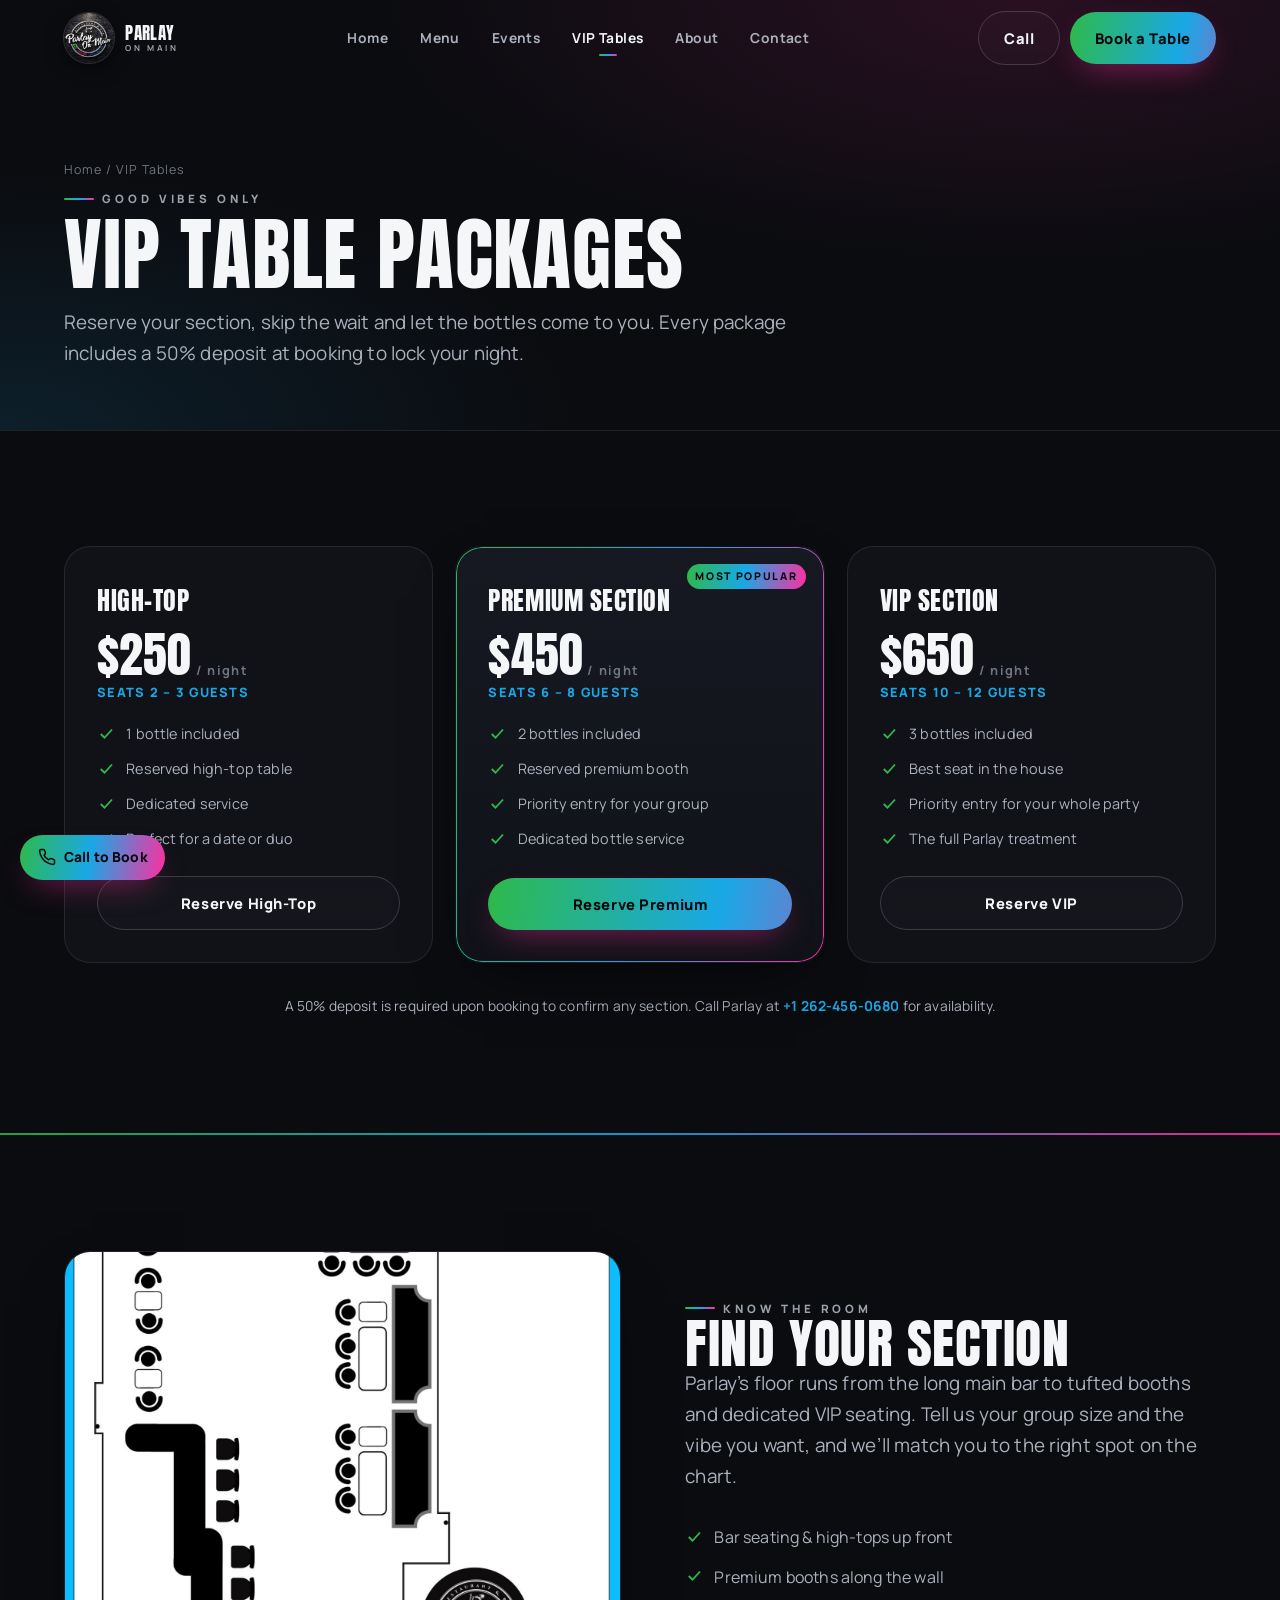
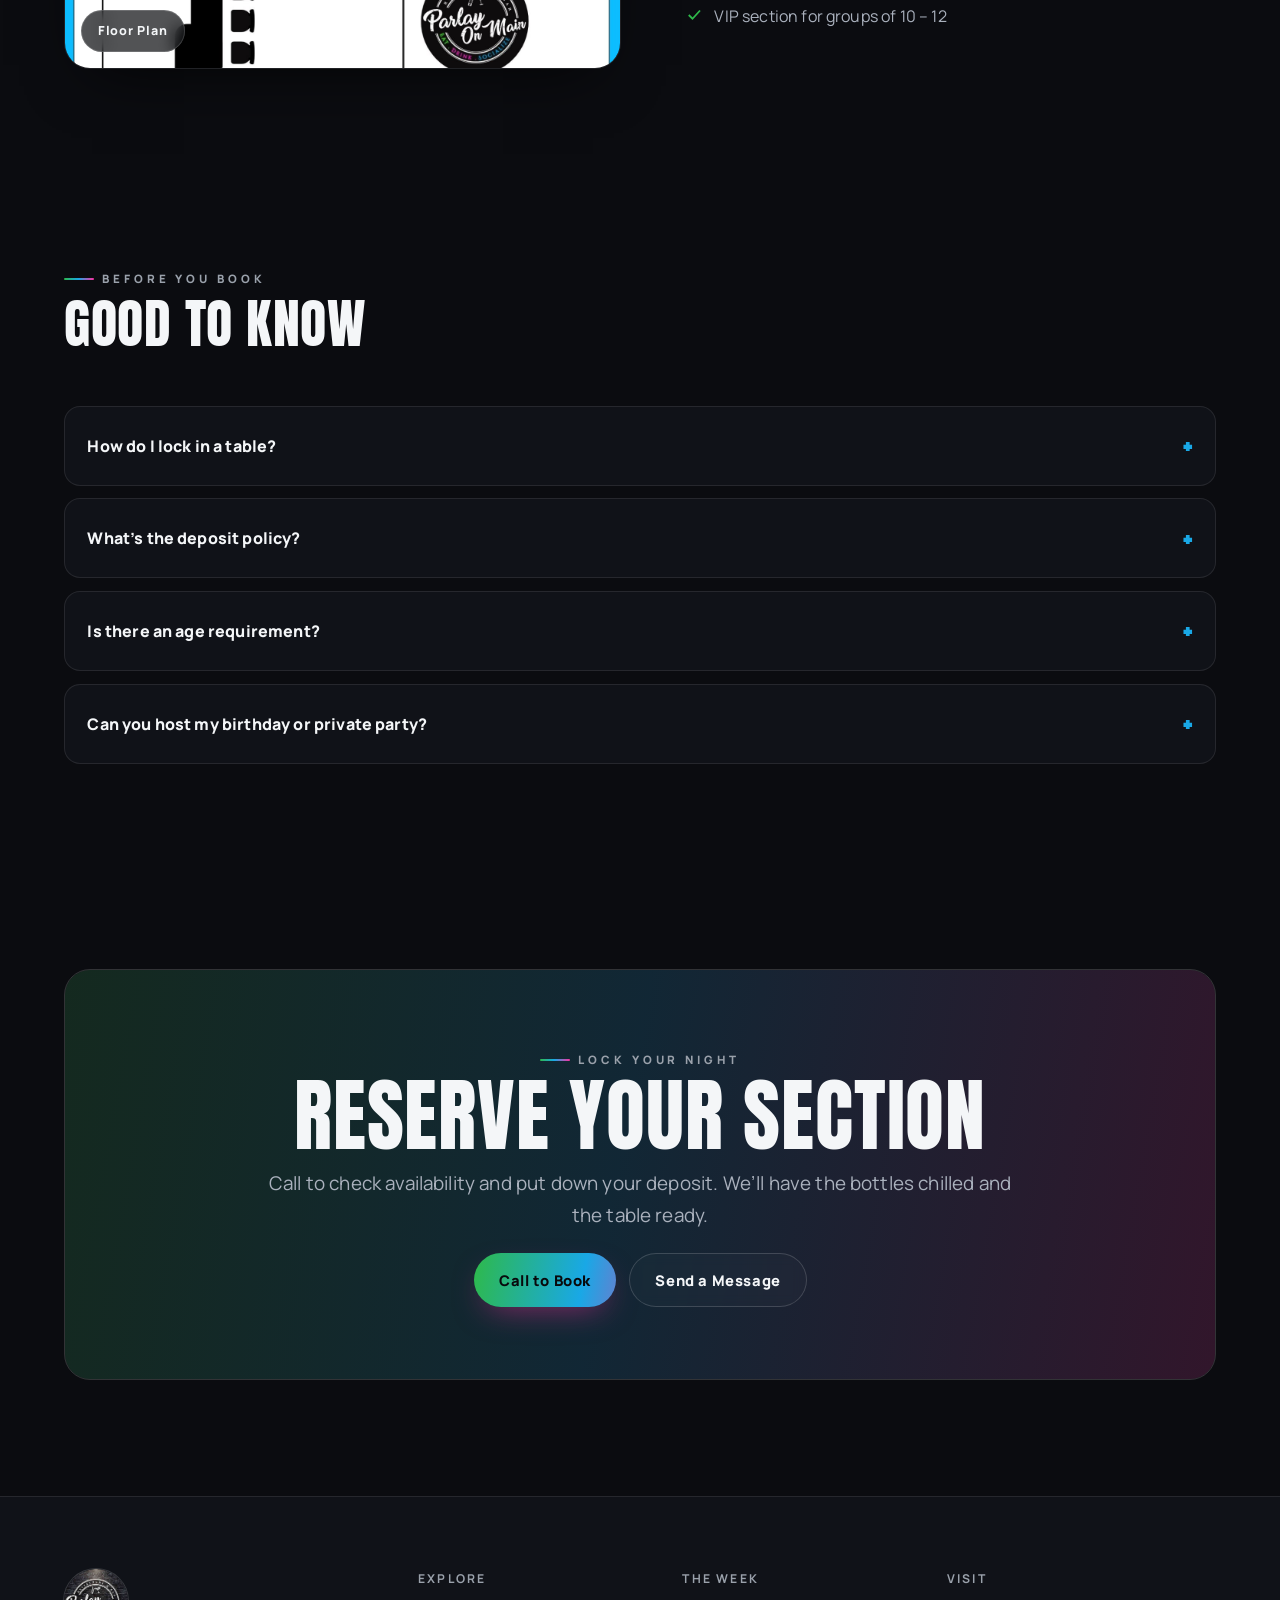
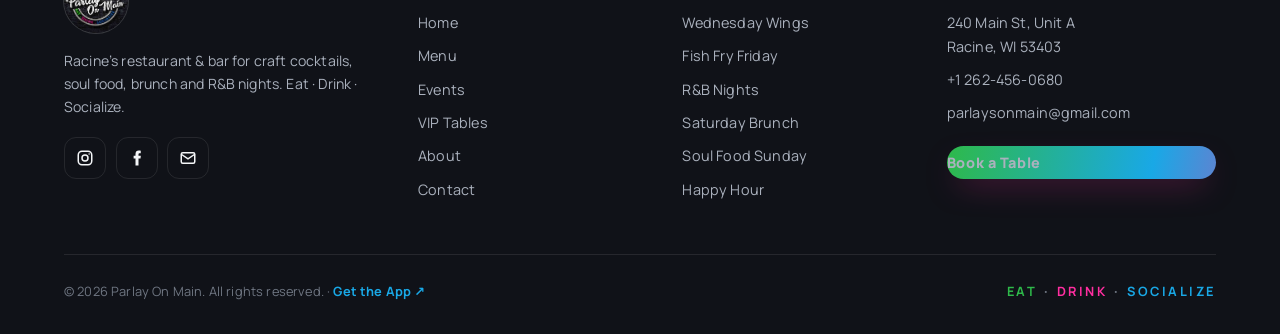
<file: packages.html>
<!DOCTYPE html>
<html lang="en">
<head>
<meta charset="UTF-8">
<meta name="viewport" content="width=device-width, initial-scale=1">
<title>VIP Table Packages & Bottle Service — Parlay On Main, Racine WI</title>
<meta name="description" content="Reserve a VIP table at Parlay On Main. High-Top $250, Premium Section $450 and VIP Section $650 — bottles included, 50% deposit at booking. Racine, WI.">
<meta property="og:title" content="VIP Table Packages & Bottle Service — Parlay On Main, Racine WI">
<meta property="og:description" content="Reserve a VIP table at Parlay On Main. High-Top $250, Premium Section $450 and VIP Section $650 — bottles included, 50% deposit at booking. Racine, WI.">
<link rel="icon" type="image/png" href="assets/images/favicon.png">
<link rel="preconnect" href="https://fonts.googleapis.com">
<link rel="preconnect" href="https://fonts.gstatic.com" crossorigin>
<link href="https://fonts.googleapis.com/css2?family=Anton&family=Great+Vibes&family=Manrope:wght@400;500;600;700;800&display=swap" rel="stylesheet">
<link rel="stylesheet" href="assets/css/style.css">
</head>
<body>
<!-- Header -->
<header class="site-header">
  <div class="wrap nav">
    <a class="brand" href="index.html" aria-label="Parlay On Main home">
      <img src="assets/images/logo-circle.png" alt="Parlay On Main logo">
      <span class="brand-name">Parlay<small>On Main</small></span>
    </a>
    <nav class="nav-links" aria-label="Primary">
      <a href="index.html">Home</a>
      <a href="menu.html">Menu</a>
      <a href="events.html">Events</a>
      <a href="packages.html" aria-current="page">VIP Tables</a>
      <a href="about.html">About</a>
      <a href="contact.html">Contact</a>
    </nav>
    <div class="nav-cta">
      <a href="tel:+12624560680" class="btn btn--ghost">Call</a>
      <a href="contact.html" class="btn btn--primary">Book a Table</a>
      <button class="nav-toggle" aria-label="Open menu" aria-expanded="false"><span></span><span></span><span></span></button>
    </div>
  </div>
</header>

<!-- Mobile menu -->
<div class="mobile-menu" id="mobileMenu">
  <a href="index.html">Home</a>
  <a href="menu.html">Menu</a>
  <a href="events.html">Events</a>
  <a href="packages.html">VIP Tables</a>
  <a href="about.html">About</a>
  <a href="contact.html">Contact</a>
  <a href="contact.html" class="btn btn--primary">Book a Table</a>
</div>

<main>
<section class="phero">
  <div class="wrap">
    <p class="crumbs reveal"><a href="index.html">Home</a> / VIP Tables</p>
    <span class="eyebrow reveal">Good vibes only</span>
    <h1 class="title reveal" data-d="1">VIP Table Packages</h1>
    <p class="lead reveal" data-d="2">Reserve your section, skip the wait and let the bottles come to you. Every package includes a 50% deposit at booking to lock your night.</p>
  </div>
</section>

<section class="section">
  <div class="wrap">
    <div class="grid grid-3">
      <div class="pkg reveal">
        <span class="pkg__name">High-Top</span>
        <div class="pkg__price">$250<small> / night</small></div>
        <div class="pkg__seats">Seats 2 – 3 guests</div>
        <ul>
          <li><svg viewBox="0 0 24 24" fill="none" stroke="currentColor" stroke-width="2.4"><path d="M5 12l5 5L20 6"/></svg> 1 bottle included</li>
          <li><svg viewBox="0 0 24 24" fill="none" stroke="currentColor" stroke-width="2.4"><path d="M5 12l5 5L20 6"/></svg> Reserved high-top table</li>
          <li><svg viewBox="0 0 24 24" fill="none" stroke="currentColor" stroke-width="2.4"><path d="M5 12l5 5L20 6"/></svg> Dedicated service</li>
          <li><svg viewBox="0 0 24 24" fill="none" stroke="currentColor" stroke-width="2.4"><path d="M5 12l5 5L20 6"/></svg> Perfect for a date or duo</li>
        </ul>
        <a href="contact.html" class="btn btn--ghost btn--block">Reserve High-Top</a>
      </div>

      <div class="pkg pkg--featured reveal" data-d="1">
        <span class="pkg__flag">Most Popular</span>
        <span class="pkg__name">Premium Section</span>
        <div class="pkg__price">$450<small> / night</small></div>
        <div class="pkg__seats">Seats 6 – 8 guests</div>
        <ul>
          <li><svg viewBox="0 0 24 24" fill="none" stroke="currentColor" stroke-width="2.4"><path d="M5 12l5 5L20 6"/></svg> 2 bottles included</li>
          <li><svg viewBox="0 0 24 24" fill="none" stroke="currentColor" stroke-width="2.4"><path d="M5 12l5 5L20 6"/></svg> Reserved premium booth</li>
          <li><svg viewBox="0 0 24 24" fill="none" stroke="currentColor" stroke-width="2.4"><path d="M5 12l5 5L20 6"/></svg> Priority entry for your group</li>
          <li><svg viewBox="0 0 24 24" fill="none" stroke="currentColor" stroke-width="2.4"><path d="M5 12l5 5L20 6"/></svg> Dedicated bottle service</li>
        </ul>
        <a href="contact.html" class="btn btn--primary btn--block">Reserve Premium</a>
      </div>

      <div class="pkg reveal" data-d="2">
        <span class="pkg__name">VIP Section</span>
        <div class="pkg__price">$650<small> / night</small></div>
        <div class="pkg__seats">Seats 10 – 12 guests</div>
        <ul>
          <li><svg viewBox="0 0 24 24" fill="none" stroke="currentColor" stroke-width="2.4"><path d="M5 12l5 5L20 6"/></svg> 3 bottles included</li>
          <li><svg viewBox="0 0 24 24" fill="none" stroke="currentColor" stroke-width="2.4"><path d="M5 12l5 5L20 6"/></svg> Best seat in the house</li>
          <li><svg viewBox="0 0 24 24" fill="none" stroke="currentColor" stroke-width="2.4"><path d="M5 12l5 5L20 6"/></svg> Priority entry for your whole party</li>
          <li><svg viewBox="0 0 24 24" fill="none" stroke="currentColor" stroke-width="2.4"><path d="M5 12l5 5L20 6"/></svg> The full Parlay treatment</li>
        </ul>
        <a href="contact.html" class="btn btn--ghost btn--block">Reserve VIP</a>
      </div>
    </div>
    <p class="center muted mt-m reveal" style="font-size:.86rem">A 50% deposit is required upon booking to confirm any section. Call Parlay at <a href="tel:+12624560680" style="color:var(--cyan);font-weight:700">+1 262-456-0680</a> for availability.</p>
  </div>
</section>

<hr class="thread">

<section class="section">
  <div class="wrap split">
    <div class="split__media reveal">
      <img src="assets/images/Seating_chart.jpg" alt="Parlay On Main seating chart showing bar, booths and VIP sections" style="background:#fff">
      <span class="badge">Floor Plan</span>
    </div>
    <div class="split__text reveal" data-d="1">
      <span class="eyebrow">Know the room</span>
      <h2 class="title title--md">Find your section</h2>
      <p class="lead">Parlay’s floor runs from the long main bar to tufted booths and dedicated VIP seating. Tell us your group size and the vibe you want, and we’ll match you to the right spot on the chart.</p>
      <ul class="mt-m" style="display:flex;flex-direction:column;gap:.8rem">
        <li style="display:flex;gap:.7rem;color:var(--mute)"><svg viewBox="0 0 24 24" width="18" height="18" fill="none" stroke="var(--green)" stroke-width="2.4" style="flex:0 0 18px;margin-top:.2em"><path d="M5 12l5 5L20 6"/></svg> Bar seating &amp; high-tops up front</li>
        <li style="display:flex;gap:.7rem;color:var(--mute)"><svg viewBox="0 0 24 24" width="18" height="18" fill="none" stroke="var(--green)" stroke-width="2.4" style="flex:0 0 18px;margin-top:.2em"><path d="M5 12l5 5L20 6"/></svg> Premium booths along the wall</li>
        <li style="display:flex;gap:.7rem;color:var(--mute)"><svg viewBox="0 0 24 24" width="18" height="18" fill="none" stroke="var(--green)" stroke-width="2.4" style="flex:0 0 18px;margin-top:.2em"><path d="M5 12l5 5L20 6"/></svg> VIP section for groups of 10 – 12</li>
      </ul>
    </div>
  </div>
</section>

<section class="section--tight">
  <div class="wrap">
    <div class="head reveal"><span class="eyebrow">Before you book</span><h2 class="title title--md">Good to know</h2></div>
    <details class="faq reveal"><summary>How do I lock in a table?</summary><div class="faq__body">Call Parlay at +1 262-456-0680 or send us a message through the contact page. A 50% deposit confirms your section for the night.</div></details>
    <details class="faq reveal"><summary>What’s the deposit policy?</summary><div class="faq__body">All table packages require a 50% deposit upon booking. The balance and any additional bottles or bottles-on-arrival are settled at the venue.</div></details>
    <details class="faq reveal"><summary>Is there an age requirement?</summary><div class="faq__body">Select nights are 21+ or 30+ — proper ID is always required. Check the event you’re booking, and bring a valid government ID for everyone in your party.</div></details>
    <details class="faq reveal"><summary>Can you host my birthday or private party?</summary><div class="faq__body">Absolutely — birthdays and themed celebrations are our specialty. Reserve a section, add bottle service and we’ll coordinate the details. Visit the Events page for inspiration.</div></details>
  </div>
</section>

<section class="section">
  <div class="wrap">
    <div class="cta-band reveal">
      <span class="eyebrow" style="justify-content:center">Lock your night</span>
      <h2 class="title">Reserve Your Section</h2>
      <p class="lead" style="margin-inline:auto">Call to check availability and put down your deposit. We’ll have the bottles chilled and the table ready.</p>
      <div class="actions">
        <a href="tel:+12624560680" class="btn btn--primary">Call to Book</a>
        <a href="contact.html" class="btn btn--ghost">Send a Message</a>
      </div>
    </div>
  </div>
</section>
</main>

<!-- ================= FOOTER ================= -->
<footer class="site-footer">
  <div class="wrap">
    <div class="foot-grid">
      <div class="foot-brand">
        <img src="assets/images/logo-circle.png" alt="Parlay On Main logo">
        <p>Racine’s restaurant &amp; bar for craft cocktails, soul food, brunch and R&amp;B nights. Eat · Drink · Socialize.</p>
        <div class="socials">
          <a href="https://www.instagram.com/parlayonmain/" target="_blank" rel="noopener" aria-label="Instagram"><svg viewBox="0 0 24 24" fill="none" stroke="currentColor" stroke-width="2"><rect x="3" y="3" width="18" height="18" rx="5"/><circle cx="12" cy="12" r="4"/><circle cx="17.5" cy="6.5" r="1" fill="currentColor" stroke="none"/></svg></a>
          <a href="https://www.facebook.com/profile.php?id=61579379300233" target="_blank" rel="noopener" aria-label="Facebook"><svg viewBox="0 0 24 24" fill="currentColor"><path d="M14 9V7c0-1 .3-1.5 1.6-1.5H17V2.2C16.6 2.1 15.5 2 14.3 2 11.7 2 10 3.6 10 6.5V9H7.5v3.5H10V22h4v-9.5h2.7l.4-3.5H14z"/></svg></a>
          <a href="mailto:parlaysonmain@gmail.com" aria-label="Email"><svg viewBox="0 0 24 24" fill="none" stroke="currentColor" stroke-width="2"><rect x="3" y="5" width="18" height="14" rx="2"/><path d="M3 7l9 6 9-6"/></svg></a>
        </div>
      </div>
      <div class="foot-col">
        <h4>Explore</h4>
        <a href="index.html">Home</a>
        <a href="menu.html">Menu</a>
        <a href="events.html">Events</a>
        <a href="packages.html">VIP Tables</a>
        <a href="about.html">About</a>
        <a href="contact.html">Contact</a>
      </div>
      <div class="foot-col">
        <h4>The Week</h4>
        <a href="events.html">Wednesday Wings</a>
        <a href="events.html">Fish Fry Friday</a>
        <a href="events.html">R&amp;B Nights</a>
        <a href="events.html">Saturday Brunch</a>
        <a href="events.html">Soul Food Sunday</a>
        <a href="events.html">Happy Hour</a>
      </div>
      <div class="foot-col">
        <h4>Visit</h4>
        <span>240 Main St, Unit A<br>Racine, WI 53403</span>
        <a href="tel:+12624560680">+1 262-456-0680</a>
        <a href="mailto:parlaysonmain@gmail.com">parlaysonmain@gmail.com</a>
        <a href="contact.html" class="btn btn--primary" style="margin-top:1rem">Book a Table</a>
      </div>
    </div>
    <div class="foot-bottom">
      <span>© <span id="year">2026</span> Parlay On Main. All rights reserved. · <a href="app.html" style="color:var(--cyan);font-weight:700;text-decoration:none">Get the App ↗</a></span>
      <span class="tri"><b class="g">EAT</b> · <b class="m">DRINK</b> · <b class="c">SOCIALIZE</b></span>
    </div>
  </div>
</footer>

<!-- Floating actions -->
<a class="qcall" href="tel:+12624560680" aria-label="Call Parlay On Main"><svg viewBox="0 0 24 24" fill="none" stroke="currentColor" stroke-width="2"><path d="M22 16.9v3a2 2 0 01-2.2 2 19.8 19.8 0 01-8.6-3 19.5 19.5 0 01-6-6 19.8 19.8 0 01-3-8.6A2 2 0 014.1 2h3a2 2 0 012 1.7c.1.9.4 1.8.7 2.7a2 2 0 01-.5 2.1L8.1 9.9a16 16 0 006 6l1.4-1.2a2 2 0 012.1-.5c.9.3 1.8.6 2.7.7a2 2 0 011.7 2z"/></svg><span>Call to Book</span></a>
<button class="totop" aria-label="Back to top"><svg viewBox="0 0 24 24" fill="none" stroke="currentColor" stroke-width="2.2"><path d="M12 19V5M6 11l6-6 6 6"/></svg></button>

<script src="assets/js/script.js"></script>
</body>
</html>
</file>
<file: assets/css/style.css>
/* =====================================================================
   PARLAY ON MAIN — Restaurant & Bar  |  Racine, WI
   Brand-driven dark lounge theme. Signature = tri-color spectrum thread
   (EAT green · DRINK magenta · SOCIALIZE blue) + chrome wordmark.
   ===================================================================== */

/* ---------- Design tokens ---------- */
:root{
  /* base / ink */
  --ink:        #0b0c10;
  --ink-2:      #101218;
  --ink-3:      #161922;
  --ink-4:      #1d212c;
  --line:       rgba(255,255,255,.09);
  --line-strong:rgba(255,255,255,.16);

  /* text */
  --white:      #f4f6f8;
  --mute:       #aab1bd;
  --faint:      #6f7682;

  /* chrome / platinum */
  --chrome-1:   #ffffff;
  --chrome-2:   #d7dbe0;
  --chrome-3:   #9aa1ab;

  /* brand spectrum — straight off the logo */
  --green:      #2eb94a;
  --magenta:    #ff2ea0;
  --cyan:       #19a8e6;
  --ember:      #e8a33d;   /* warm food accent, used sparingly */

  --spectrum:   linear-gradient(100deg,var(--green) 0%, var(--cyan) 48%, var(--magenta) 100%);
  --spectrum-soft: linear-gradient(100deg,rgba(46,185,74,.18),rgba(25,168,230,.18),rgba(255,46,160,.18));

  /* type */
  --display: "Anton", "Arial Narrow", sans-serif;
  --script:  "Great Vibes", cursive;
  --body:    "Manrope", system-ui, -apple-system, "Segoe UI", sans-serif;

  /* layout */
  --wrap: 1200px;
  --gutter: clamp(20px, 5vw, 64px);
  --radius: 16px;
  --radius-lg: 26px;
  --section-y: clamp(64px, 9vw, 130px);

  --shadow: 0 24px 60px -28px rgba(0,0,0,.8);
  --ease: cubic-bezier(.22,.61,.36,1);
}

/* ---------- Reset ---------- */
*,*::before,*::after{ box-sizing:border-box; }
*{ margin:0; padding:0; }
html{ scroll-behavior:smooth; -webkit-text-size-adjust:100%; }
@media (prefers-reduced-motion:reduce){ html{ scroll-behavior:auto; } *{ animation:none!important; transition:none!important; } }
body{
  font-family:var(--body);
  background:var(--ink);
  color:var(--white);
  line-height:1.65;
  font-size:16px;
  letter-spacing:.01em;
  overflow-x:hidden;
  -webkit-font-smoothing:antialiased;
}
img{ display:block; max-width:100%; height:auto; }
a{ color:inherit; text-decoration:none; }
ul{ list-style:none; }
button{ font-family:inherit; cursor:pointer; border:none; background:none; color:inherit; }
:focus-visible{ outline:2px solid var(--cyan); outline-offset:3px; border-radius:4px; }

/* ---------- Reusable atoms ---------- */
.wrap{ width:min(100% - var(--gutter)*2, var(--wrap)); margin-inline:auto; }
.section{ padding-block:var(--section-y); position:relative; }
.section--tight{ padding-block:clamp(44px,6vw,80px); }

.eyebrow{
  font-family:var(--body);
  font-weight:800;
  font-size:.72rem;
  letter-spacing:.34em;
  text-transform:uppercase;
  color:var(--chrome-3);
  display:inline-flex; align-items:center; gap:.7em;
}
.eyebrow::before{
  content:""; width:30px; height:2px; border-radius:2px;
  background:var(--spectrum);
}

.title{
  font-family:var(--display);
  font-weight:400;
  line-height:.92;
  letter-spacing:.01em;
  text-transform:uppercase;
  font-size:clamp(2.4rem, 6.5vw, 5rem);
}
.title--md{ font-size:clamp(2rem,4.6vw,3.4rem); }
.script{
  font-family:var(--script);
  text-transform:none;
  font-weight:400;
  letter-spacing:0;
}
.chrome{
  background:linear-gradient(180deg,#ffffff 8%, #e6e9ee 38%, #aeb4bd 56%, #f2f4f7 74%, #9aa1ab 100%);
  -webkit-background-clip:text; background-clip:text;
  color:transparent;
  -webkit-text-fill-color:transparent;
}
.spectrum-text{
  background:var(--spectrum);
  -webkit-background-clip:text; background-clip:text;
  color:transparent; -webkit-text-fill-color:transparent;
}
.lead{ color:var(--mute); font-size:clamp(1rem,1.5vw,1.18rem); max-width:62ch; }

/* spectrum thread divider */
.thread{ height:2px; width:100%; background:var(--spectrum); border:0; opacity:.85; }
.thread--glow{ box-shadow:0 0 26px rgba(255,46,160,.45), 0 0 26px rgba(25,168,230,.3); }

/* ---------- Buttons ---------- */
.btn{
  display:inline-flex; align-items:center; gap:.6em;
  font-weight:800; font-size:.92rem; letter-spacing:.04em;
  padding:.95em 1.7em; border-radius:999px;
  transition:transform .3s var(--ease), box-shadow .3s var(--ease), background .3s var(--ease);
  white-space:nowrap;
}
.btn svg{ width:1.05em; height:1.05em; }
.btn--primary{
  color:#08090c;
  background:var(--spectrum);
  background-size:160% 100%;
  box-shadow:0 12px 32px -12px rgba(255,46,160,.55);
}
.btn--primary:hover{ transform:translateY(-3px); background-position:100% 0; box-shadow:0 18px 40px -12px rgba(25,168,230,.6); }
.btn--ghost{
  color:var(--white);
  border:1px solid var(--line-strong);
  background:rgba(255,255,255,.02);
  backdrop-filter:blur(6px);
}
.btn--ghost:hover{ transform:translateY(-3px); border-color:var(--chrome-3); background:rgba(255,255,255,.06); }
.btn--block{ width:100%; justify-content:center; }

/* ---------- Header / Nav ---------- */
.site-header{
  position:fixed; inset:0 0 auto 0; z-index:100;
  transition:background .4s var(--ease), border-color .4s var(--ease), backdrop-filter .4s;
  border-bottom:1px solid transparent;
}
.site-header.scrolled{
  background:rgba(9,10,14,.82);
  backdrop-filter:blur(16px) saturate(140%);
  border-bottom-color:var(--line);
}
.nav{ display:flex; align-items:center; justify-content:space-between; gap:1.5rem; padding-block:.7rem; }
.brand{ display:flex; align-items:center; gap:.7rem; }
.brand img{ width:50px; height:50px; border-radius:50%; box-shadow:0 0 0 1px var(--line-strong), 0 6px 18px rgba(0,0,0,.5); }
.brand-name{ font-family:var(--display); font-size:1.04rem; line-height:.92; letter-spacing:.02em; text-transform:uppercase; }
.brand-name small{ display:block; font-family:var(--body); font-weight:700; font-size:.52rem; letter-spacing:.32em; color:var(--chrome-3); margin-top:3px; }

.nav-links{ display:flex; align-items:center; gap:.3rem; }
.nav-links a{
  font-weight:700; font-size:.86rem; letter-spacing:.03em;
  padding:.55rem .85rem; border-radius:999px; color:var(--mute);
  transition:color .25s, background .25s; position:relative;
}
.nav-links a:hover, .nav-links a[aria-current="page"]{ color:var(--white); }
.nav-links a[aria-current="page"]::after{
  content:""; position:absolute; left:50%; bottom:.18rem; transform:translateX(-50%);
  width:18px; height:2px; border-radius:2px; background:var(--spectrum);
}
.nav-cta{ display:flex; align-items:center; gap:.6rem; }

.nav-toggle{ display:none; width:44px; height:44px; border-radius:12px; border:1px solid var(--line-strong); align-items:center; justify-content:center; flex-direction:column; gap:5px; }
.nav-toggle span{ width:20px; height:2px; background:var(--white); border-radius:2px; transition:transform .3s, opacity .3s; }
.nav-toggle.open span:nth-child(1){ transform:translateY(7px) rotate(45deg); }
.nav-toggle.open span:nth-child(2){ opacity:0; }
.nav-toggle.open span:nth-child(3){ transform:translateY(-7px) rotate(-45deg); }

@media (max-width: 940px){
  .nav-toggle{ display:flex; }
  .nav-links, .nav-cta .btn--ghost{ display:none; }
  .mobile-menu{ display:block; }
}

/* mobile menu panel */
.mobile-menu{
  position:fixed; inset:0; z-index:99; display:none;
  background:rgba(7,8,11,.97); backdrop-filter:blur(12px);
  flex-direction:column; justify-content:center; align-items:center; gap:.4rem;
  opacity:0; pointer-events:none; transition:opacity .35s var(--ease);
}
.mobile-menu.open{ display:flex; opacity:1; pointer-events:auto; }
.mobile-menu a{ font-family:var(--display); font-size:1.9rem; text-transform:uppercase; color:var(--white); padding:.3rem 1rem; }
.mobile-menu a:hover{ color:var(--magenta); }
.mobile-menu .btn{ margin-top:1.4rem; }

/* ---------- Hero ---------- */
.hero{ position:relative; min-height:100svh; display:flex; align-items:center; overflow:hidden; }
.hero__bg{ position:absolute; inset:0; z-index:0; }
.hero__bg img{ width:100%; height:100%; object-fit:cover; opacity:.55; transform:scale(1.06); }
.hero__bg::after{
  content:""; position:absolute; inset:0;
  background:
    radial-gradient(120% 90% at 78% 30%, rgba(255,46,160,.20), transparent 55%),
    radial-gradient(120% 90% at 12% 70%, rgba(25,168,230,.18), transparent 55%),
    linear-gradient(180deg, rgba(8,9,12,.55) 0%, rgba(8,9,12,.78) 55%, var(--ink) 100%);
}
.hero__inner{ position:relative; z-index:2; padding-top:120px; padding-bottom:60px; }
.hero h1{ margin:.5rem 0 .2rem; }
.hero h1 .line1{ display:block; font-size:clamp(.95rem,2vw,1.4rem); }
.hero h1 .big{ display:block; font-family:var(--display); font-size:clamp(3.4rem,11vw,8.5rem); line-height:.86; text-transform:uppercase; }
.hero h1 .script{ display:block; font-size:clamp(2.6rem,8vw,5.4rem); line-height:1; margin-top:-.18em; }
.hero__tag{
  display:inline-flex; gap:.5em; align-items:center; margin-bottom:1.1rem;
  font-weight:800; letter-spacing:.3em; text-transform:uppercase; font-size:.72rem;
}
.hero__tag b{ font-weight:800; }
.hero__tag .g{ color:var(--green); } .hero__tag .m{ color:var(--magenta); } .hero__tag .c{ color:var(--cyan); }
.hero__tag .dot{ color:var(--faint); }
.hero p.lead{ margin:1.3rem 0 2rem; }
.hero__actions{ display:flex; flex-wrap:wrap; gap:.8rem; }
.hero__meta{ display:flex; flex-wrap:wrap; gap:1.6rem; margin-top:2.6rem; color:var(--mute); font-size:.86rem; }
.hero__meta span{ display:inline-flex; align-items:center; gap:.5em; }
.hero__meta svg{ width:1.1em; height:1.1em; color:var(--cyan); }
.scroll-cue{ position:absolute; left:50%; bottom:24px; transform:translateX(-50%); z-index:2; color:var(--faint); font-size:.66rem; letter-spacing:.3em; text-transform:uppercase; display:flex; flex-direction:column; align-items:center; gap:.5rem; }
.scroll-cue .bar{ width:1px; height:34px; background:linear-gradient(var(--chrome-3),transparent); animation:cue 1.8s var(--ease) infinite; }
@keyframes cue{ 0%{ transform:scaleY(0); transform-origin:top; } 50%{ transform:scaleY(1); transform-origin:top; } 50.1%{ transform-origin:bottom; } 100%{ transform:scaleY(0); transform-origin:bottom; } }

/* ---------- Reveal animation ---------- */
.reveal{ opacity:0; transform:translateY(26px); transition:opacity .8s var(--ease), transform .8s var(--ease); }
.reveal.in{ opacity:1; transform:none; }
.reveal[data-d="1"]{ transition-delay:.08s; }
.reveal[data-d="2"]{ transition-delay:.16s; }
.reveal[data-d="3"]{ transition-delay:.24s; }
.reveal[data-d="4"]{ transition-delay:.32s; }

/* ---------- Intro / marquee ---------- */
.marquee{ overflow:hidden; border-block:1px solid var(--line); background:var(--ink-2); padding-block:.9rem; }
.marquee__track{ display:flex; gap:3rem; white-space:nowrap; width:max-content; animation:scrollx 26s linear infinite; }
.marquee__track span{ font-family:var(--display); text-transform:uppercase; font-size:1.1rem; letter-spacing:.04em; color:var(--chrome-3); display:inline-flex; align-items:center; gap:3rem; }
.marquee__track span::after{ content:"◆"; color:var(--magenta); font-size:.6rem; }
@keyframes scrollx{ to{ transform:translateX(-50%); } }

/* ---------- Section heading block ---------- */
.head{ max-width:760px; margin-bottom:clamp(2.4rem,5vw,3.6rem); }
.head .title{ margin:.6rem 0 .9rem; }
.head--center{ margin-inline:auto; text-align:center; }
.head--center .eyebrow{ justify-content:center; }

/* ---------- Experience / event cards ---------- */
.grid{ display:grid; gap:1.4rem; }
.grid-3{ grid-template-columns:repeat(3,1fr); }
.grid-2{ grid-template-columns:repeat(2,1fr); }
@media (max-width:900px){ .grid-3{ grid-template-columns:repeat(2,1fr); } }
@media (max-width:620px){ .grid-3,.grid-2{ grid-template-columns:1fr; } }

.xcard{
  position:relative; border-radius:var(--radius-lg); overflow:hidden;
  background:var(--ink-3); border:1px solid var(--line);
  min-height:380px; display:flex; flex-direction:column; justify-content:flex-end;
  isolation:isolate; transition:transform .45s var(--ease), border-color .45s;
}
.xcard:hover{ transform:translateY(-6px); border-color:var(--line-strong); }
.xcard img{ position:absolute; inset:0; width:100%; height:100%; object-fit:cover; z-index:-2; transition:transform .7s var(--ease); }
.xcard:hover img{ transform:scale(1.07); }
.xcard::after{ content:""; position:absolute; inset:0; z-index:-1; background:linear-gradient(180deg, transparent 30%, rgba(8,9,12,.55) 62%, rgba(8,9,12,.96) 100%); }
.xcard__top{ position:absolute; top:0; left:0; right:0; height:4px; background:var(--accent, var(--spectrum)); z-index:2; }
.xcard__body{ padding:1.5rem; }
.xcard__day{ font-weight:800; letter-spacing:.2em; text-transform:uppercase; font-size:.7rem; color:var(--accent-solid,var(--cyan)); }
.xcard__name{ font-family:var(--display); text-transform:uppercase; font-size:1.7rem; line-height:.95; margin:.35rem 0 .5rem; }
.xcard__desc{ color:var(--mute); font-size:.9rem; }
.xcard__time{ margin-top:.8rem; display:inline-flex; align-items:center; gap:.5em; font-size:.8rem; color:var(--chrome-2); font-weight:700; }
.xcard__time svg{ width:1em; height:1em; }

/* color-coded accents per real flyer */
.acc-wings   { --accent:linear-gradient(90deg,#c8e021,#eef39a); --accent-solid:#c8e021; }
.acc-fish    { --accent:linear-gradient(90deg,#3db4ff,#9ad6ff); --accent-solid:#5cc0ff; }
.acc-rnb     { --accent:linear-gradient(90deg,#2eb94a,#9be8a8); --accent-solid:#43d164; }
.acc-brunch  { --accent:linear-gradient(90deg,#7b54c9,#c4a8ff); --accent-solid:#a98bff; }
.acc-soul    { --accent:linear-gradient(90deg,#ff3b3b,#ff8a8a); --accent-solid:#ff5b5b; }
.acc-happy   { --accent:linear-gradient(90deg,#e8a33d,#ffd98a); --accent-solid:#f0b657; }

/* ---------- Cocktail gallery ---------- */
.gallery{ display:grid; grid-template-columns:repeat(4,1fr); gap:1rem; }
.gallery figure{ position:relative; border-radius:var(--radius); overflow:hidden; border:1px solid var(--line); aspect-ratio:3/4; }
.gallery figure.wide{ grid-column:span 2; aspect-ratio:auto; }
.gallery img{ width:100%; height:100%; object-fit:cover; transition:transform .7s var(--ease), filter .5s; filter:saturate(1.05); }
.gallery figure:hover img{ transform:scale(1.06); }
.gallery figcaption{ position:absolute; left:0; right:0; bottom:0; padding:1rem; font-weight:700; font-size:.84rem; background:linear-gradient(transparent,rgba(8,9,12,.9)); transform:translateY(10px); opacity:0; transition:.4s var(--ease); }
.gallery figure:hover figcaption{ transform:none; opacity:1; }
@media (max-width:780px){ .gallery{ grid-template-columns:repeat(2,1fr); } .gallery figure.wide{ grid-column:span 2; aspect-ratio:16/10; } }

/* ---------- Split feature ---------- */
.split{ display:grid; grid-template-columns:1.05fr 1fr; gap:clamp(2rem,5vw,4.5rem); align-items:center; }
.split--rev .split__media{ order:2; }
@media (max-width:860px){ .split{ grid-template-columns:1fr; } .split--rev .split__media{ order:0; } }
.split__media{ position:relative; border-radius:var(--radius-lg); overflow:hidden; border:1px solid var(--line); box-shadow:var(--shadow); }
.split__media img{ width:100%; aspect-ratio:4/3; object-fit:cover; }
.split__media .badge{ position:absolute; left:1rem; bottom:1rem; background:rgba(9,10,14,.7); backdrop-filter:blur(8px); border:1px solid var(--line-strong); padding:.6rem 1rem; border-radius:999px; font-weight:800; font-size:.78rem; letter-spacing:.06em; }

/* ---------- Stats ---------- */
.stats{ display:grid; grid-template-columns:repeat(4,1fr); gap:1.2rem; }
@media (max-width:760px){ .stats{ grid-template-columns:repeat(2,1fr); } }
.stat{ text-align:center; padding:1.6rem 1rem; border:1px solid var(--line); border-radius:var(--radius); background:var(--ink-2); }
.stat b{ display:block; font-family:var(--display); font-size:clamp(2.2rem,5vw,3.2rem); line-height:1; }
.stat span{ display:block; margin-top:.5rem; color:var(--mute); font-size:.78rem; letter-spacing:.16em; text-transform:uppercase; }

/* ---------- Why / feature list ---------- */
.feat{ display:flex; gap:1.1rem; padding:1.5rem; border:1px solid var(--line); border-radius:var(--radius); background:var(--ink-2); transition:border-color .4s, transform .4s var(--ease); }
.feat:hover{ border-color:var(--line-strong); transform:translateY(-4px); }
.feat__ic{ flex:0 0 46px; width:46px; height:46px; border-radius:12px; display:grid; place-items:center; background:var(--spectrum-soft); border:1px solid var(--line); }
.feat__ic svg{ width:22px; height:22px; color:var(--cyan); }
.feat h3{ font-size:1.05rem; margin-bottom:.3rem; }
.feat p{ color:var(--mute); font-size:.9rem; }

/* ---------- Testimonials ---------- */
.quote{ padding:2rem; border:1px solid var(--line); border-radius:var(--radius-lg); background:linear-gradient(180deg,var(--ink-3),var(--ink-2)); position:relative; }
.quote::before{ content:"“"; font-family:Georgia,serif; font-size:5rem; line-height:.6; color:var(--magenta); opacity:.5; position:absolute; top:1.4rem; left:1.2rem; }
.quote p{ margin:1.6rem 0 1.2rem; font-size:1.02rem; }
.quote .who{ display:flex; align-items:center; gap:.7rem; }
.quote .who .av{ width:40px; height:40px; border-radius:50%; background:var(--spectrum); display:grid; place-items:center; font-weight:800; color:#08090c; }
.quote .who b{ font-size:.92rem; } .quote .who span{ display:block; color:var(--faint); font-size:.78rem; }
.stars{ color:var(--ember); letter-spacing:.1em; font-size:.9rem; }

/* ---------- CTA band ---------- */
.cta-band{ position:relative; border-radius:var(--radius-lg); overflow:hidden; padding:clamp(2.6rem,6vw,4.5rem); border:1px solid var(--line-strong); text-align:center; }
.cta-band::before{ content:""; position:absolute; inset:0; background:var(--spectrum); opacity:.14; z-index:-1; }
.cta-band::after{ content:""; position:absolute; inset:0; background:var(--ink-2); z-index:-2; }
.cta-band .title{ margin:.6rem 0 1rem; }
.cta-band .actions{ display:flex; gap:.8rem; justify-content:center; flex-wrap:wrap; margin-top:1.4rem; }

/* ---------- Menu page ---------- */
.menu-tabs{ display:flex; flex-wrap:wrap; gap:.5rem; justify-content:center; margin-bottom:3rem; }
.menu-tabs button{ padding:.6rem 1.1rem; border-radius:999px; border:1px solid var(--line); color:var(--mute); font-weight:700; font-size:.82rem; letter-spacing:.04em; transition:.3s var(--ease); }
.menu-tabs button:hover{ color:var(--white); border-color:var(--line-strong); }
.menu-tabs button.active{ color:#08090c; background:var(--spectrum); border-color:transparent; }
.menu-panel{ display:none; }
.menu-panel.active{ display:block; animation:fade .5s var(--ease); }
@keyframes fade{ from{ opacity:0; transform:translateY(14px); } to{ opacity:1; transform:none; } }
.menu-panel__head{ display:flex; flex-wrap:wrap; align-items:baseline; gap:.8rem 1.2rem; margin-bottom:1.8rem; padding-bottom:1.2rem; border-bottom:1px solid var(--line); }
.menu-panel__head h2{ font-family:var(--display); text-transform:uppercase; font-size:clamp(1.8rem,4vw,2.8rem); }
.menu-panel__head .when{ color:var(--cyan); font-weight:800; letter-spacing:.16em; text-transform:uppercase; font-size:.74rem; }
.menu-cols{ columns:2; column-gap:3rem; }
@media (max-width:720px){ .menu-cols{ columns:1; } }
.mitem{ break-inside:avoid; padding:.9rem 0; border-bottom:1px dashed var(--line); display:block; }
.mitem__row{ display:flex; align-items:baseline; gap:.6rem; }
.mitem__name{ font-weight:800; font-size:1rem; letter-spacing:.01em; }
.mitem__dots{ flex:1; border-bottom:1px dotted var(--faint); transform:translateY(-3px); min-width:18px; }
.mitem__price{ font-family:var(--display); font-size:1.2rem; color:var(--ember); white-space:nowrap; }
.mitem__desc{ color:var(--mute); font-size:.84rem; margin-top:.25rem; max-width:46ch; }
.menu-note{ margin-top:1.6rem; color:var(--faint); font-size:.82rem; font-style:italic; }

/* ---------- Packages ---------- */
.pkg{ display:flex; flex-direction:column; border:1px solid var(--line); border-radius:var(--radius-lg); background:var(--ink-2); padding:2rem; position:relative; overflow:hidden; transition:transform .45s var(--ease), border-color .45s; }
.pkg:hover{ transform:translateY(-6px); border-color:var(--line-strong); }
.pkg--featured{ border-color:transparent; background:linear-gradient(180deg,var(--ink-3),var(--ink-2)); box-shadow:var(--shadow); }
.pkg--featured::before{ content:""; position:absolute; inset:0; padding:1px; border-radius:var(--radius-lg); background:var(--spectrum); -webkit-mask:linear-gradient(#000 0 0) content-box,linear-gradient(#000 0 0); -webkit-mask-composite:xor; mask-composite:exclude; pointer-events:none; }
.pkg__flag{ position:absolute; top:1.1rem; right:1.1rem; font-size:.66rem; font-weight:800; letter-spacing:.16em; text-transform:uppercase; padding:.35em .8em; border-radius:999px; background:var(--spectrum); color:#08090c; }
.pkg__name{ font-family:var(--display); text-transform:uppercase; font-size:1.6rem; letter-spacing:.02em; }
.pkg__price{ font-family:var(--display); font-size:3rem; line-height:1; margin:.6rem 0 .2rem; }
.pkg__price small{ font-family:var(--body); font-size:.8rem; font-weight:700; color:var(--faint); letter-spacing:.1em; }
.pkg__seats{ color:var(--cyan); font-weight:800; font-size:.8rem; letter-spacing:.1em; text-transform:uppercase; margin-bottom:1.2rem; }
.pkg ul{ display:flex; flex-direction:column; gap:.7rem; margin-bottom:1.6rem; }
.pkg li{ display:flex; gap:.7rem; align-items:flex-start; color:var(--mute); font-size:.9rem; }
.pkg li svg{ flex:0 0 18px; width:18px; height:18px; color:var(--green); margin-top:.2em; }
.pkg .btn{ margin-top:auto; }

/* ---------- Contact ---------- */
.contact-grid{ display:grid; grid-template-columns:1fr 1fr; gap:clamp(1.6rem,4vw,3rem); }
@media (max-width:860px){ .contact-grid{ grid-template-columns:1fr; } }
.field{ margin-bottom:1.1rem; }
.field label{ display:block; font-weight:700; font-size:.8rem; letter-spacing:.1em; text-transform:uppercase; margin-bottom:.5rem; color:var(--chrome-2); }
.field input,.field textarea{ width:100%; padding:.9rem 1rem; border-radius:12px; background:var(--ink-3); border:1px solid var(--line); color:var(--white); font-family:inherit; font-size:.95rem; transition:border-color .3s, background .3s; }
.field input:focus,.field textarea:focus{ outline:none; border-color:var(--cyan); background:var(--ink-4); }
.field textarea{ min-height:140px; resize:vertical; }
.info-card{ display:flex; gap:1rem; padding:1.3rem; border:1px solid var(--line); border-radius:var(--radius); background:var(--ink-2); margin-bottom:1rem; align-items:flex-start; }
.info-card svg{ flex:0 0 22px; width:22px; height:22px; color:var(--cyan); margin-top:.15em; }
.info-card b{ display:block; font-size:.74rem; letter-spacing:.16em; text-transform:uppercase; color:var(--faint); margin-bottom:.2rem; }
.info-card a,.info-card span{ font-size:1rem; font-weight:600; }
.map{ border-radius:var(--radius-lg); overflow:hidden; border:1px solid var(--line); margin-top:1rem; }
.map iframe{ width:100%; height:300px; border:0; display:block; filter:grayscale(.3) contrast(1.05); }

/* ---------- FAQ ---------- */
.faq{ border:1px solid var(--line); border-radius:var(--radius); background:var(--ink-2); margin-bottom:.8rem; overflow:hidden; }
.faq summary{ cursor:pointer; padding:1.2rem 1.4rem; font-weight:800; font-size:1rem; display:flex; justify-content:space-between; align-items:center; gap:1rem; list-style:none; }
.faq summary::-webkit-details-marker{ display:none; }
.faq summary::after{ content:"+"; font-family:var(--display); font-size:1.5rem; color:var(--cyan); transition:transform .3s; }
.faq[open] summary::after{ transform:rotate(45deg); }
.faq .faq__body{ padding:0 1.4rem 1.3rem; color:var(--mute); font-size:.92rem; }

/* ---------- Page hero (inner pages) ---------- */
.phero{ position:relative; padding-top:160px; padding-bottom:60px; overflow:hidden; border-bottom:1px solid var(--line); }
.phero::before{ content:""; position:absolute; inset:0; background:radial-gradient(100% 120% at 80% 0%, rgba(255,46,160,.12), transparent 50%),radial-gradient(90% 120% at 0% 100%, rgba(25,168,230,.12), transparent 50%); z-index:0; }
.phero .wrap{ position:relative; z-index:1; }
.phero .title{ margin:.6rem 0 1rem; }
.crumbs{ font-size:.78rem; color:var(--faint); letter-spacing:.08em; }
.crumbs a:hover{ color:var(--white); }

/* ---------- Policy callout ---------- */
.policy{ border:1px solid var(--line-strong); border-radius:var(--radius); padding:1.6rem 1.8rem; background:var(--ink-2); position:relative; }
.policy__tag{ display:inline-flex; align-items:center; gap:.5em; font-weight:800; font-size:.74rem; letter-spacing:.16em; text-transform:uppercase; color:var(--magenta); margin-bottom:.8rem; }
.policy p{ color:var(--mute); font-size:.92rem; }
.policy ul{ margin-top:.8rem; display:flex; flex-direction:column; gap:.5rem; }
.policy li{ display:flex; gap:.6rem; color:var(--mute); font-size:.9rem; }
.policy li::before{ content:"›"; color:var(--magenta); font-weight:800; }

/* ---------- Footer ---------- */
.site-footer{ border-top:1px solid var(--line); background:var(--ink-2); padding-block:clamp(3rem,6vw,4.5rem) 2rem; }
.foot-grid{ display:grid; grid-template-columns:1.4fr 1fr 1fr 1.2fr; gap:2.5rem; }
@media (max-width:860px){ .foot-grid{ grid-template-columns:1fr 1fr; gap:2rem; } }
@media (max-width:520px){ .foot-grid{ grid-template-columns:1fr; } }
.foot-brand img{ width:64px; height:64px; border-radius:50%; box-shadow:0 0 0 1px var(--line-strong); }
.foot-brand p{ color:var(--mute); font-size:.88rem; margin-top:1rem; max-width:34ch; }
.foot-col h4{ font-size:.76rem; letter-spacing:.18em; text-transform:uppercase; color:var(--chrome-3); margin-bottom:1.1rem; }
.foot-col a, .foot-col span{ display:block; color:var(--mute); font-size:.9rem; padding:.3rem 0; transition:color .25s; }
.foot-col a:hover{ color:var(--white); }
.socials{ display:flex; gap:.6rem; margin-top:1.2rem; }
.socials a{ width:42px; height:42px; border-radius:12px; border:1px solid var(--line); display:grid; place-items:center; transition:.3s var(--ease); }
.socials a:hover{ border-color:transparent; background:var(--spectrum); color:#08090c; transform:translateY(-3px); }
.socials svg{ width:18px; height:18px; }
.foot-bottom{ margin-top:3rem; padding-top:1.6rem; border-top:1px solid var(--line); display:flex; flex-wrap:wrap; gap:1rem; justify-content:space-between; color:var(--faint); font-size:.8rem; }
.foot-bottom .tri{ display:inline-flex; gap:.5em; font-weight:800; letter-spacing:.2em; text-transform:uppercase; }
.foot-bottom .tri .g{ color:var(--green); } .foot-bottom .tri .m{ color:var(--magenta); } .foot-bottom .tri .c{ color:var(--cyan); }

/* ---------- Back to top ---------- */
.totop{ position:fixed; right:20px; bottom:20px; z-index:80; width:48px; height:48px; border-radius:50%; background:var(--ink-3); border:1px solid var(--line-strong); display:grid; place-items:center; opacity:0; transform:translateY(20px); pointer-events:none; transition:.4s var(--ease); }
.totop.show{ opacity:1; transform:none; pointer-events:auto; }
.totop:hover{ background:var(--spectrum); color:#08090c; border-color:transparent; }
.totop svg{ width:20px; height:20px; }

/* ---------- WhatsApp/quick call float ---------- */
.qcall{ position:fixed; left:20px; bottom:20px; z-index:80; display:inline-flex; align-items:center; gap:.6em; padding:.7rem 1.1rem; border-radius:999px; background:var(--spectrum); color:#08090c; font-weight:800; font-size:.86rem; box-shadow:0 14px 30px -12px rgba(255,46,160,.5); transition:transform .3s var(--ease); }
.qcall:hover{ transform:translateY(-3px); }
.qcall svg{ width:18px; height:18px; }
@media (max-width:520px){ .qcall span{ display:none; } .qcall{ padding:.8rem; } }

/* ---------- Loader ---------- */
.loader{ position:fixed; inset:0; z-index:200; background:var(--ink); display:grid; place-items:center; transition:opacity .6s var(--ease), visibility .6s; }
.loader.done{ opacity:0; visibility:hidden; }
.loader__logo{ width:90px; height:90px; border-radius:50%; box-shadow:0 0 0 1px var(--line-strong); animation:pulse 1.6s var(--ease) infinite; }
@keyframes pulse{ 0%,100%{ transform:scale(1); filter:drop-shadow(0 0 0 rgba(255,46,160,0)); } 50%{ transform:scale(1.06); filter:drop-shadow(0 0 22px rgba(255,46,160,.5)); } }
.loader__bar{ position:absolute; bottom:34%; width:160px; height:2px; background:var(--line); border-radius:2px; overflow:hidden; }
.loader__bar i{ position:absolute; inset:0; width:40%; background:var(--spectrum); animation:load 1.1s var(--ease) infinite; }
@keyframes load{ from{ left:-40%; } to{ left:100%; } }

/* ---------- utilities ---------- */
.center{ text-align:center; }
.mt-s{ margin-top:1rem; } .mt-m{ margin-top:2rem; } .mt-l{ margin-top:3rem; }
.muted{ color:var(--mute); }

/* ---------- menu dish photo strip (batch 2 food shots) ---------- */
.dish-strip{ display:grid; grid-template-columns:repeat(4,1fr); gap:1rem; margin:.4rem 0 2.2rem; }
.dish-strip.cols-3{ grid-template-columns:repeat(3,1fr); }
.dish-card{ position:relative; display:block; border-radius:var(--radius); overflow:hidden; border:1px solid var(--line); aspect-ratio:4/5; background:var(--ink-3); }
.dish-card img{ width:100%; height:100%; object-fit:cover; transition:transform .7s var(--ease), filter .5s; filter:saturate(1.05); }
.dish-card:hover img{ transform:scale(1.07); filter:saturate(1.12); }
.dish-card figcaption{ position:absolute; left:0; right:0; bottom:0; padding:.85rem .9rem .9rem; font-weight:700; font-size:.8rem; line-height:1.25; background:linear-gradient(transparent,rgba(8,9,12,.92)); }
.dish-card::after{ content:""; position:absolute; left:0; right:0; bottom:0; height:3px; background:var(--spectrum); transform:scaleX(0); transform-origin:left; transition:transform .55s var(--ease); }
.dish-card:hover::after{ transform:scaleX(1); }
@media (max-width:780px){ .dish-strip,.dish-strip.cols-3{ grid-template-columns:repeat(2,1fr); gap:.7rem; } }
</file>
<file: assets/app/app.css>
/* ======================================================================
   Parlay On Main — App Shell
   Carries the site identity (near-black + green→cyan→magenta spectrum,
   Anton / Great Vibes / Manrope) into a native app form factor.
   ====================================================================== */
:root{
  --ink:#0b0c10; --ink-2:#101218; --ink-3:#161922; --ink-4:#1d212c;
  --line:rgba(255,255,255,.09); --line-2:rgba(255,255,255,.16);
  --text:#eef1f6; --mute:#9aa3b2; --dim:#6b7280;
  --green:#2eb94a; --cyan:#19a8e6; --magenta:#ff2ea0; --ember:#e8a33d;
  --spectrum:linear-gradient(100deg,var(--green) 0%,var(--cyan) 48%,var(--magenta) 100%);
  --spectrum-soft:linear-gradient(100deg,rgba(46,185,74,.16),rgba(25,168,230,.16),rgba(255,46,160,.16));
  --radius:16px; --radius-lg:22px; --radius-pill:999px;
  --ease:cubic-bezier(.22,.61,.36,1);
  --topbar:58px; --tabbar:64px;
  --sat:env(safe-area-inset-top,0px); --sab:env(safe-area-inset-bottom,0px);
  --shadow:0 10px 30px rgba(0,0,0,.45);
}
*{box-sizing:border-box;margin:0;padding:0;-webkit-tap-highlight-color:transparent}
html,body{height:100%}
body{
  font-family:"Manrope",system-ui,-apple-system,Segoe UI,Roboto,sans-serif;
  background:var(--ink); color:var(--text); line-height:1.5;
  overflow:hidden; /* app frame manages scroll */
  -webkit-font-smoothing:antialiased; text-rendering:optimizeLegibility;
}
h1,h2,h3{font-family:"Anton",Impact,system-ui,sans-serif;font-weight:400;letter-spacing:.5px;line-height:1.02;text-transform:uppercase}
.script{font-family:"Great Vibes",cursive;text-transform:none;letter-spacing:0}
a{color:inherit;text-decoration:none}
img{display:block;max-width:100%}
button{font:inherit;color:inherit;border:0;background:none;cursor:pointer}
:focus-visible{outline:2px solid var(--cyan);outline-offset:2px;border-radius:6px}

/* ---------- App frame ---------- */
.app{position:fixed;inset:0;display:flex;flex-direction:column;max-width:560px;margin-inline:auto;background:var(--ink);box-shadow:0 0 60px rgba(0,0,0,.5)}

/* Top bar */
.topbar{
  position:relative;z-index:30;height:calc(var(--topbar) + var(--sat));padding-top:var(--sat);
  display:flex;align-items:center;gap:.6rem;padding-inline:14px;
  background:rgba(11,12,16,.86);backdrop-filter:blur(14px);
  border-bottom:1px solid var(--line);
}
.topbar__logo{width:34px;height:34px;border-radius:50%;border:1px solid var(--line-2);flex:none}
.topbar__name{font-family:"Anton",sans-serif;font-size:1.05rem;letter-spacing:.6px;text-transform:uppercase;line-height:1}
.topbar__status{margin-left:auto;display:flex;align-items:center;gap:.4rem;font-size:.72rem;font-weight:700;color:var(--mute);
  background:var(--ink-3);border:1px solid var(--line);padding:.32rem .6rem;border-radius:var(--radius-pill)}
.dot{width:7px;height:7px;border-radius:50%;background:var(--dim);box-shadow:0 0 0 3px rgba(255,255,255,.04)}
.dot.open{background:var(--green);box-shadow:0 0 0 3px rgba(46,185,74,.18)}
.dot.closed{background:var(--magenta);box-shadow:0 0 0 3px rgba(255,46,160,.16)}

/* Scroll area + views */
.main{position:relative;flex:1;overflow-y:auto;overflow-x:hidden;-webkit-overflow-scrolling:touch;scroll-behavior:smooth}
.view{display:none;padding:16px 14px calc(28px + var(--tabbar) + var(--sab))}
.view.active{display:block;animation:viewIn .42s var(--ease)}
@keyframes viewIn{from{opacity:0;transform:translateY(10px)}to{opacity:1;transform:none}}
@media (prefers-reduced-motion:reduce){.view.active{animation:none}*{scroll-behavior:auto!important}}

/* ---------- Bottom tab bar ---------- */
.tabbar{
  position:relative;z-index:30;height:calc(var(--tabbar) + var(--sab));padding-bottom:var(--sab);
  display:grid;grid-template-columns:repeat(5,1fr);
  background:rgba(13,15,20,.92);backdrop-filter:blur(16px);border-top:1px solid var(--line);
}
.tab{display:flex;flex-direction:column;align-items:center;justify-content:center;gap:3px;
  color:var(--dim);font-size:.62rem;font-weight:700;letter-spacing:.3px;text-transform:uppercase;position:relative;transition:color .25s}
.tab svg{width:23px;height:23px;stroke:currentColor;fill:none;stroke-width:1.9;stroke-linecap:round;stroke-linejoin:round;transition:transform .3s var(--ease)}
.tab[aria-selected="true"]{color:var(--text)}
.tab[aria-selected="true"] svg{transform:translateY(-1px)}
.tab[aria-selected="true"]::before{
  content:"";position:absolute;top:0;width:30px;height:3px;border-radius:0 0 4px 4px;background:var(--spectrum)}

/* ---------- Shared bits ---------- */
.eyebrow{display:inline-flex;align-items:center;gap:.5rem;font-size:.7rem;font-weight:800;letter-spacing:.18em;text-transform:uppercase;color:var(--mute)}
.eyebrow::before{content:"";width:22px;height:2px;background:var(--spectrum)}
.section-title{font-size:1.5rem;margin:.35rem 0 .1rem}
.lead{color:var(--mute);font-size:.92rem}
.thread{height:2px;border:0;background:var(--spectrum);opacity:.85;margin:18px 0}
.muted{color:var(--mute)}
.card{background:var(--ink-2);border:1px solid var(--line);border-radius:var(--radius);padding:16px}
.pill{display:inline-block;padding:.3rem .7rem;border-radius:var(--radius-pill);font-size:.72rem;font-weight:700;background:var(--ink-3);border:1px solid var(--line)}

.btn{display:inline-flex;align-items:center;justify-content:center;gap:.5rem;font-weight:800;letter-spacing:.02em;
  padding:.85rem 1.1rem;border-radius:var(--radius-pill);background:var(--ink-3);border:1px solid var(--line-2);transition:transform .15s,filter .2s}
.btn:active{transform:scale(.97)}
.btn--primary{background:var(--spectrum);color:#06150b;border:0}
.btn--block{display:flex;width:100%}
.btn--ghost{background:transparent}

/* ---------- Home ---------- */
.hero{position:relative;border-radius:var(--radius-lg);overflow:hidden;min-height:230px;display:flex;align-items:flex-end;border:1px solid var(--line)}
.hero img{position:absolute;inset:0;width:100%;height:100%;object-fit:cover;filter:brightness(.62) saturate(1.08)}
.hero__grad{position:absolute;inset:0;background:linear-gradient(180deg,rgba(11,12,16,.1),rgba(11,12,16,.92))}
.hero__body{position:relative;padding:18px}
.hero__script{font-family:"Great Vibes",cursive;font-size:1.5rem;color:#fff;opacity:.9;line-height:1}
.hero__title{font-size:2.1rem;margin:.1rem 0 .4rem;color:#fff}
.hero__spec{display:inline-flex;gap:.5rem;font-family:"Anton",sans-serif;font-size:.8rem;letter-spacing:.12em}
.hero__spec b{font-weight:400}
.s-green{color:var(--green)} .s-cyan{color:var(--cyan)} .s-mag{color:var(--magenta)}

.quick{display:grid;grid-template-columns:repeat(4,1fr);gap:10px;margin-top:16px}
.quick a{display:flex;flex-direction:column;align-items:center;gap:7px;padding:14px 6px;background:var(--ink-2);
  border:1px solid var(--line);border-radius:var(--radius);font-size:.72rem;font-weight:700;text-align:center;transition:transform .15s,border-color .25s}
.quick a:active{transform:scale(.96)}
.quick .ic{width:42px;height:42px;border-radius:50%;display:grid;place-items:center;background:var(--spectrum-soft);border:1px solid var(--line)}
.quick svg{width:20px;height:20px;stroke:#fff;fill:none;stroke-width:1.9;stroke-linecap:round;stroke-linejoin:round}

.tonight{margin-top:20px;border-radius:var(--radius);overflow:hidden;border:1px solid var(--line);position:relative;background:var(--ink-2)}
.tonight__bar{height:4px;background:var(--spectrum)}
.tonight__in{padding:15px 16px;display:flex;align-items:center;gap:14px}
.tonight__day{font-family:"Anton",sans-serif;font-size:.7rem;color:var(--mute);letter-spacing:.12em}
.tonight__name{font-family:"Anton",sans-serif;font-size:1.25rem;line-height:1.05;margin-top:2px}
.tonight__meta{font-size:.8rem;color:var(--mute);margin-top:3px}
.tonight__cta{margin-left:auto;flex:none}

.h-head{display:flex;align-items:baseline;justify-content:space-between;margin:26px 0 12px}
.h-head a{font-size:.78rem;font-weight:700;color:var(--cyan)}
.h-scroll{display:flex;gap:12px;overflow-x:auto;scroll-snap-type:x mandatory;padding-bottom:6px;margin-inline:-14px;padding-inline:14px}
.h-scroll::-webkit-scrollbar{display:none}
.fcard{flex:0 0 160px;scroll-snap-align:start;border-radius:var(--radius);overflow:hidden;border:1px solid var(--line);background:var(--ink-3);position:relative}
.fcard img{width:100%;height:130px;object-fit:cover}
.fcard span{display:block;padding:9px 11px 11px;font-weight:700;font-size:.8rem}

.hours-card{margin-top:24px}
.hours-row{display:flex;justify-content:space-between;padding:9px 0;border-bottom:1px solid var(--line);font-size:.88rem}
.hours-row:last-child{border-bottom:0}
.hours-row b{color:var(--mute);font-weight:700}
.hours-row.is-today{color:#fff}
.hours-row.is-today b{color:var(--cyan)}

/* ---------- Menu ---------- */
.chips{position:sticky;top:0;z-index:10;display:flex;gap:8px;overflow-x:auto;padding:10px 14px;margin:-16px -14px 14px;
  background:rgba(11,12,16,.92);backdrop-filter:blur(12px);border-bottom:1px solid var(--line)}
.chips::-webkit-scrollbar{display:none}
.chip{flex:none;padding:.5rem .85rem;border-radius:var(--radius-pill);font-size:.78rem;font-weight:700;white-space:nowrap;
  background:var(--ink-3);border:1px solid var(--line);color:var(--mute);transition:.25s}
.chip.active{background:var(--spectrum);color:#06150b;border-color:transparent}
.search{display:flex;align-items:center;gap:9px;background:var(--ink-2);border:1px solid var(--line);border-radius:var(--radius-pill);padding:.7rem 1rem;margin-bottom:16px}
.search svg{width:18px;height:18px;stroke:var(--mute);fill:none;stroke-width:2}
.search input{flex:1;background:none;border:0;color:var(--text);font-size:.95rem;outline:none}
.search input::placeholder{color:var(--dim)}

.mcat{margin-bottom:30px;scroll-margin-top:64px}
.mcat__head{display:flex;align-items:baseline;gap:10px;margin-bottom:12px}
.mcat__head h2{font-size:1.5rem}
.mcat__when{font-size:.72rem;color:var(--mute);font-weight:700}
.mphotos{display:flex;gap:10px;overflow-x:auto;margin:0 -14px 14px;padding:0 14px 4px;scroll-snap-type:x mandatory}
.mphotos::-webkit-scrollbar{display:none}
.mphoto{flex:0 0 130px;scroll-snap-align:start;position:relative;border-radius:14px;overflow:hidden;border:1px solid var(--line);aspect-ratio:4/5}
.mphoto img{width:100%;height:100%;object-fit:cover}
.mphoto figcaption{position:absolute;inset:auto 0 0 0;padding:.5rem .55rem;font-size:.68rem;font-weight:700;background:linear-gradient(transparent,rgba(8,9,12,.92))}
.mlist{display:flex;flex-direction:column}
.mrow{padding:11px 0;border-bottom:1px solid var(--line)}
.mrow.hide{display:none}
.mrow__top{display:flex;align-items:baseline;gap:8px}
.mrow__name{font-weight:700;font-size:.95rem}
.mrow__dots{flex:1;border-bottom:1px dotted var(--line-2);transform:translateY(-3px)}
.mrow__price{font-family:"Anton",sans-serif;color:var(--ember);font-size:1rem;letter-spacing:.5px}
.mrow__desc{font-size:.8rem;color:var(--mute);margin-top:3px}
.noresults{text-align:center;color:var(--mute);padding:40px 0;font-size:.9rem}

/* ---------- Events ---------- */
.ev{display:flex;gap:13px;padding:14px;border-radius:var(--radius);background:var(--ink-2);border:1px solid var(--line);margin-bottom:12px;position:relative;overflow:hidden}
.ev::before{content:"";position:absolute;left:0;top:0;bottom:0;width:4px;background:var(--accent,var(--cyan))}
.ev__day{flex:none;width:52px;text-align:center}
.ev__dow{font-family:"Anton",sans-serif;font-size:.95rem;color:var(--accent,var(--cyan));line-height:1}
.ev__time{font-size:.62rem;color:var(--mute);margin-top:3px;font-weight:700}
.ev__body h3{font-size:1.05rem;letter-spacing:.3px}
.ev__body p{font-size:.82rem;color:var(--mute);margin-top:3px}
.ev--lime{--accent:#9ae62e} .ev--blue{--accent:#19a8e6} .ev--green{--accent:#2eb94a}
.ev--purple{--accent:#9b5cff} .ev--red{--accent:#ff4d4d} .ev--amber{--accent:#e8a33d}
.cel{margin-top:8px}
.cel-grid{display:grid;grid-template-columns:1fr 1fr;gap:11px;margin-top:12px}
.cel-grid figure{border-radius:14px;overflow:hidden;border:1px solid var(--line);position:relative;aspect-ratio:3/4}
.cel-grid img{width:100%;height:100%;object-fit:cover}

/* ---------- Book ---------- */
.field{margin-bottom:13px}
.field label{display:block;font-size:.75rem;font-weight:700;color:var(--mute);margin-bottom:6px;text-transform:uppercase;letter-spacing:.06em}
.field input,.field select,.field textarea{width:100%;background:var(--ink-2);border:1px solid var(--line);border-radius:12px;
  padding:.8rem .9rem;color:var(--text);font:inherit;font-size:.95rem;outline:none;transition:border-color .2s}
.field input:focus,.field select:focus,.field textarea:focus{border-color:var(--cyan)}
.grid-2{display:grid;grid-template-columns:1fr 1fr;gap:11px}
.vip{display:grid;grid-template-columns:repeat(3,1fr);gap:10px;margin:6px 0 18px}
.vip__c{background:var(--ink-2);border:1px solid var(--line);border-radius:14px;padding:13px 10px;text-align:center}
.vip__c.feat{border-color:transparent;background:var(--spectrum-soft);box-shadow:inset 0 0 0 1px var(--line-2)}
.vip__name{font-family:"Anton",sans-serif;font-size:.82rem;letter-spacing:.3px}
.vip__price{font-family:"Anton",sans-serif;font-size:1.35rem;color:var(--ember);margin:4px 0 2px}
.vip__meta{font-size:.66rem;color:var(--mute)}

/* ---------- More ---------- */
.mlink{display:flex;align-items:center;gap:14px;padding:15px 4px;border-bottom:1px solid var(--line)}
.mlink .ic{width:40px;height:40px;border-radius:11px;flex:none;display:grid;place-items:center;background:var(--ink-3);border:1px solid var(--line)}
.mlink svg{width:19px;height:19px;stroke:#fff;fill:none;stroke-width:1.8;stroke-linecap:round;stroke-linejoin:round}
.mlink__t{font-weight:700;font-size:.92rem}
.mlink__s{font-size:.76rem;color:var(--mute);margin-top:1px}
.mlink__chev{margin-left:auto;color:var(--dim)}
.socials{display:flex;gap:11px;margin-top:16px}
.socials a{flex:1;display:flex;align-items:center;justify-content:center;gap:8px;padding:.85rem;border-radius:12px;background:var(--ink-2);border:1px solid var(--line);font-weight:700;font-size:.85rem}
.appfoot{text-align:center;color:var(--dim);font-size:.72rem;margin-top:24px;line-height:1.6}

/* ---------- Install banner & toast ---------- */
.install{position:absolute;left:12px;right:12px;bottom:calc(var(--tabbar) + var(--sab) + 12px);z-index:40;
  display:none;align-items:center;gap:12px;padding:12px 14px;border-radius:14px;
  background:var(--ink-4);border:1px solid var(--line-2);box-shadow:var(--shadow);animation:viewIn .4s var(--ease)}
.install.show{display:flex}
.install img{width:38px;height:38px;border-radius:9px;flex:none}
.install__t{font-size:.84rem;font-weight:700;line-height:1.3}
.install__t span{display:block;font-weight:500;color:var(--mute);font-size:.74rem}
.install button{flex:none}
.install .x{padding:.4rem;color:var(--mute);font-size:1.1rem;line-height:1}
.toast{position:absolute;left:50%;transform:translateX(-50%);bottom:calc(var(--tabbar) + var(--sab) + 18px);z-index:50;
  background:var(--ink-4);border:1px solid var(--line-2);color:#fff;padding:.7rem 1.1rem;border-radius:var(--radius-pill);
  font-size:.82rem;font-weight:600;box-shadow:var(--shadow);opacity:0;pointer-events:none;transition:opacity .3s,transform .3s}
.toast.show{opacity:1;transform:translateX(-50%) translateY(0)}
.offline-tag{display:none;font-size:.62rem;font-weight:800;color:var(--ember);letter-spacing:.1em;margin-left:6px}
body.is-offline .offline-tag{display:inline}
</file>
